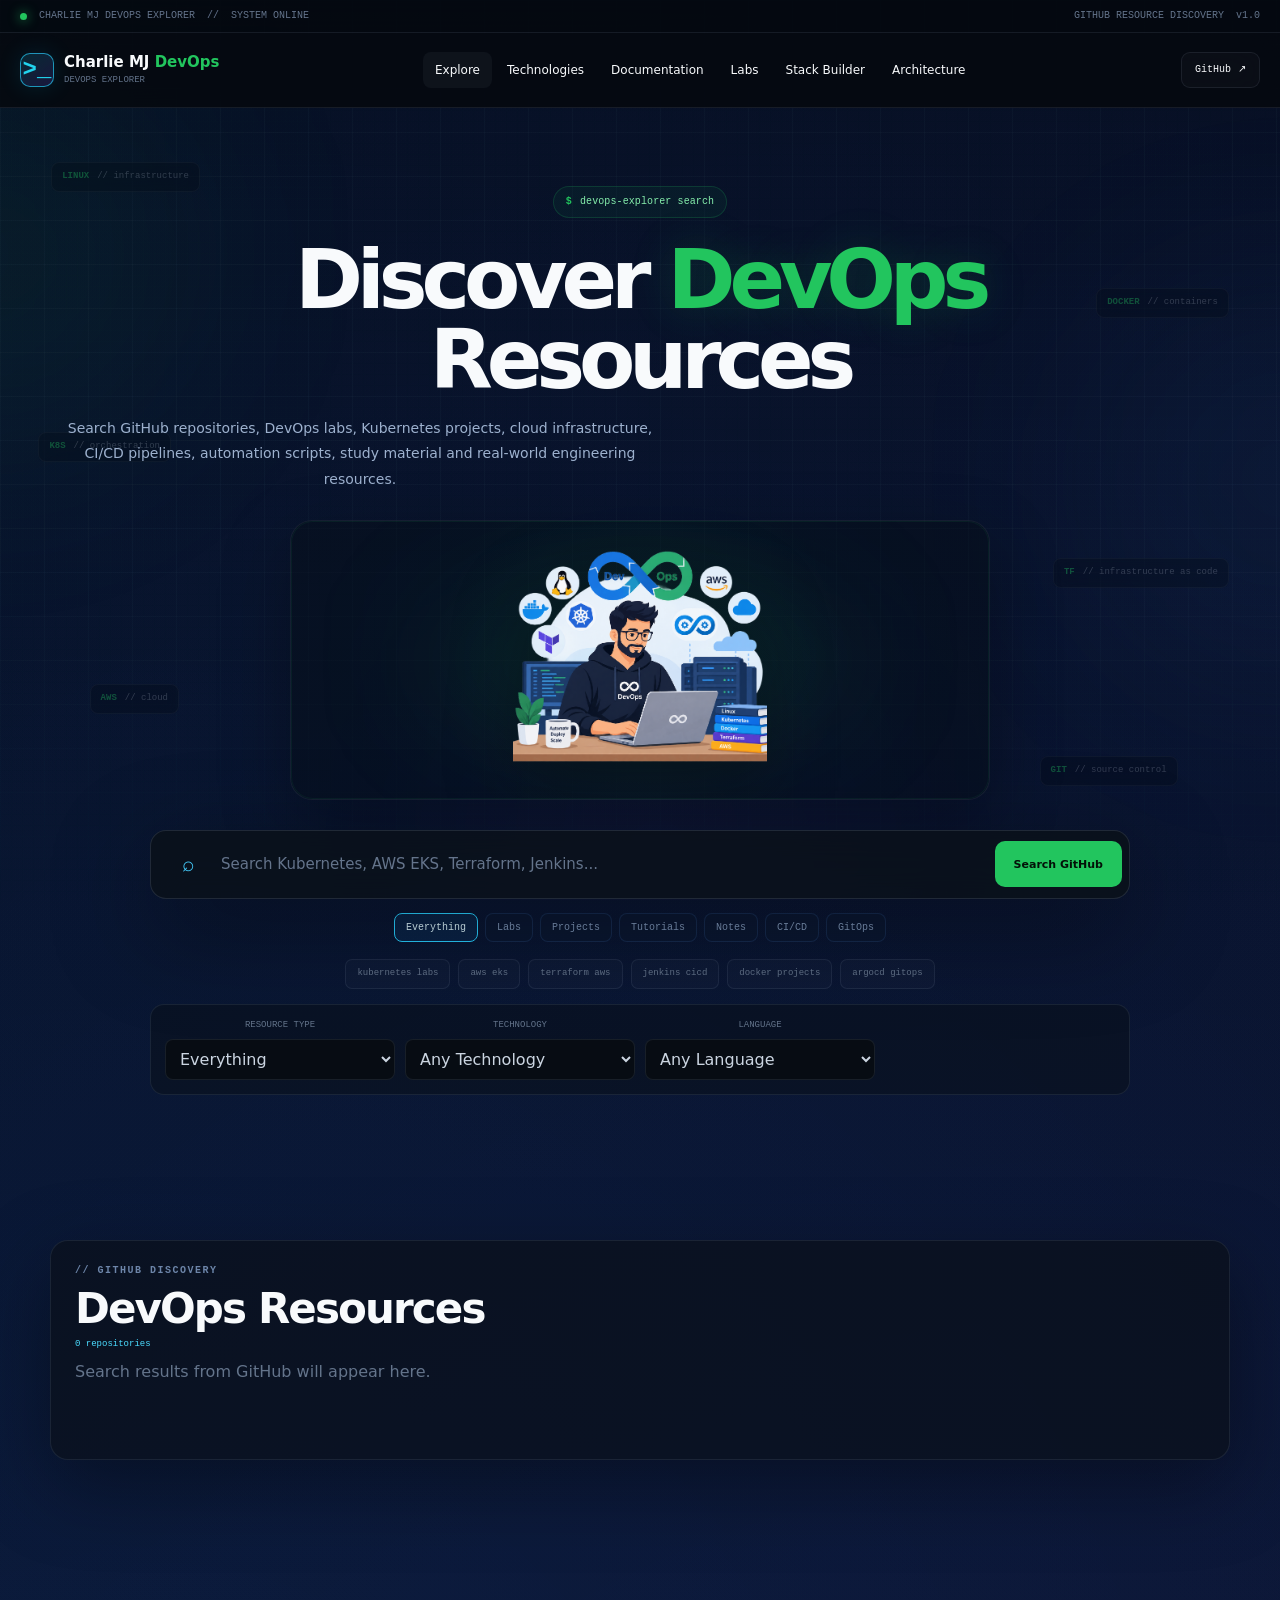
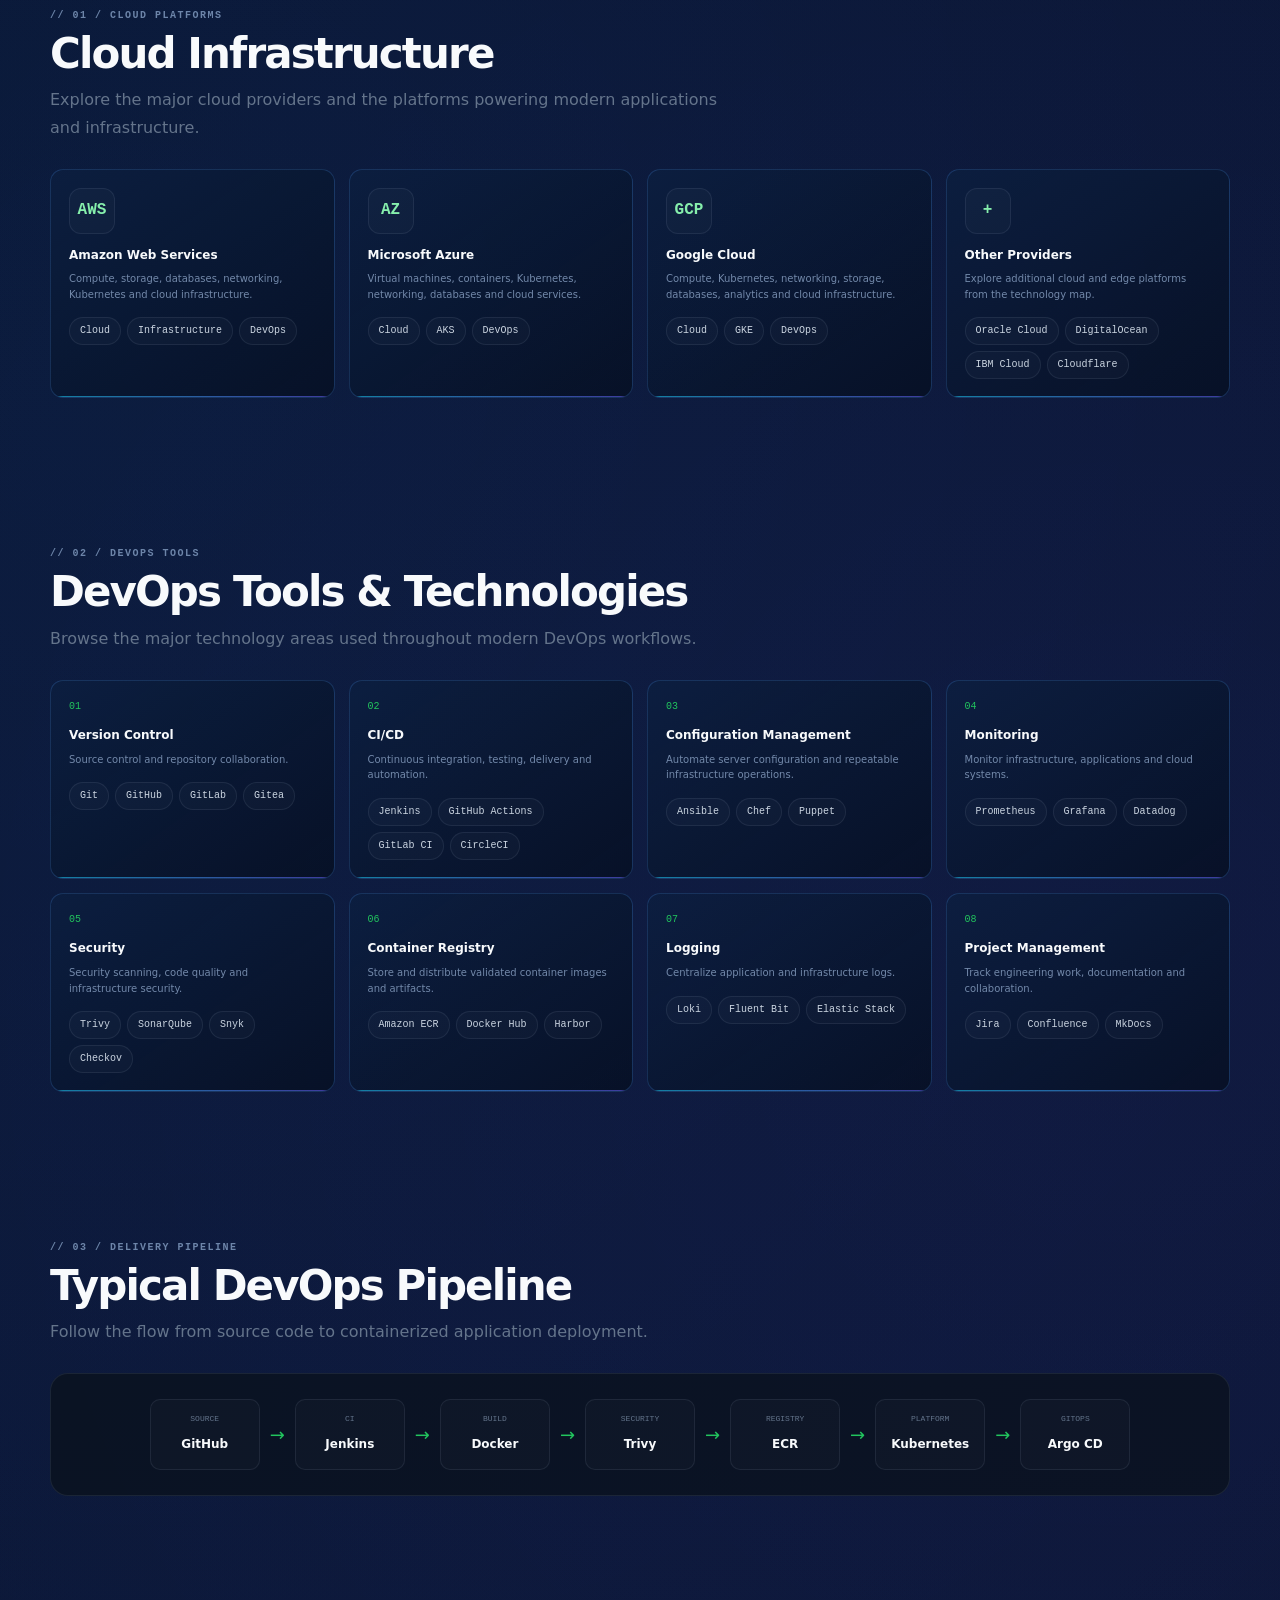
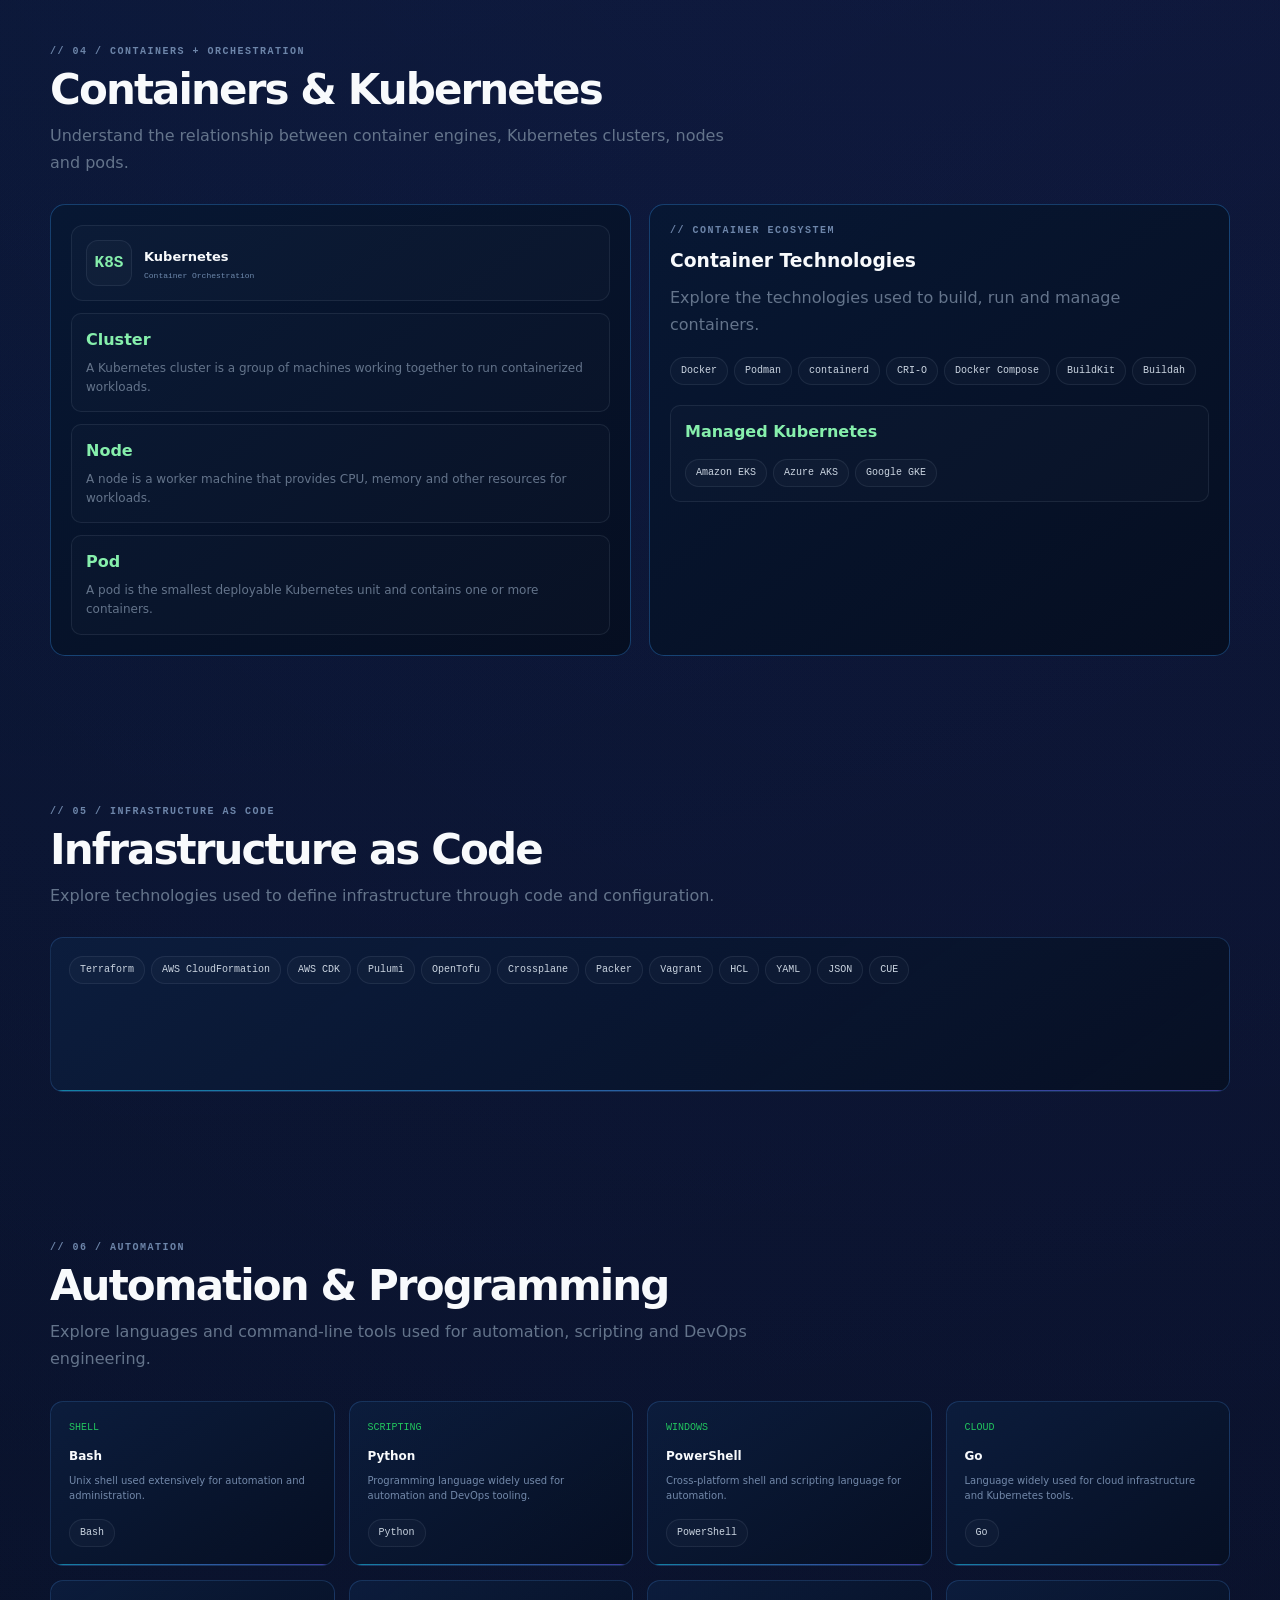
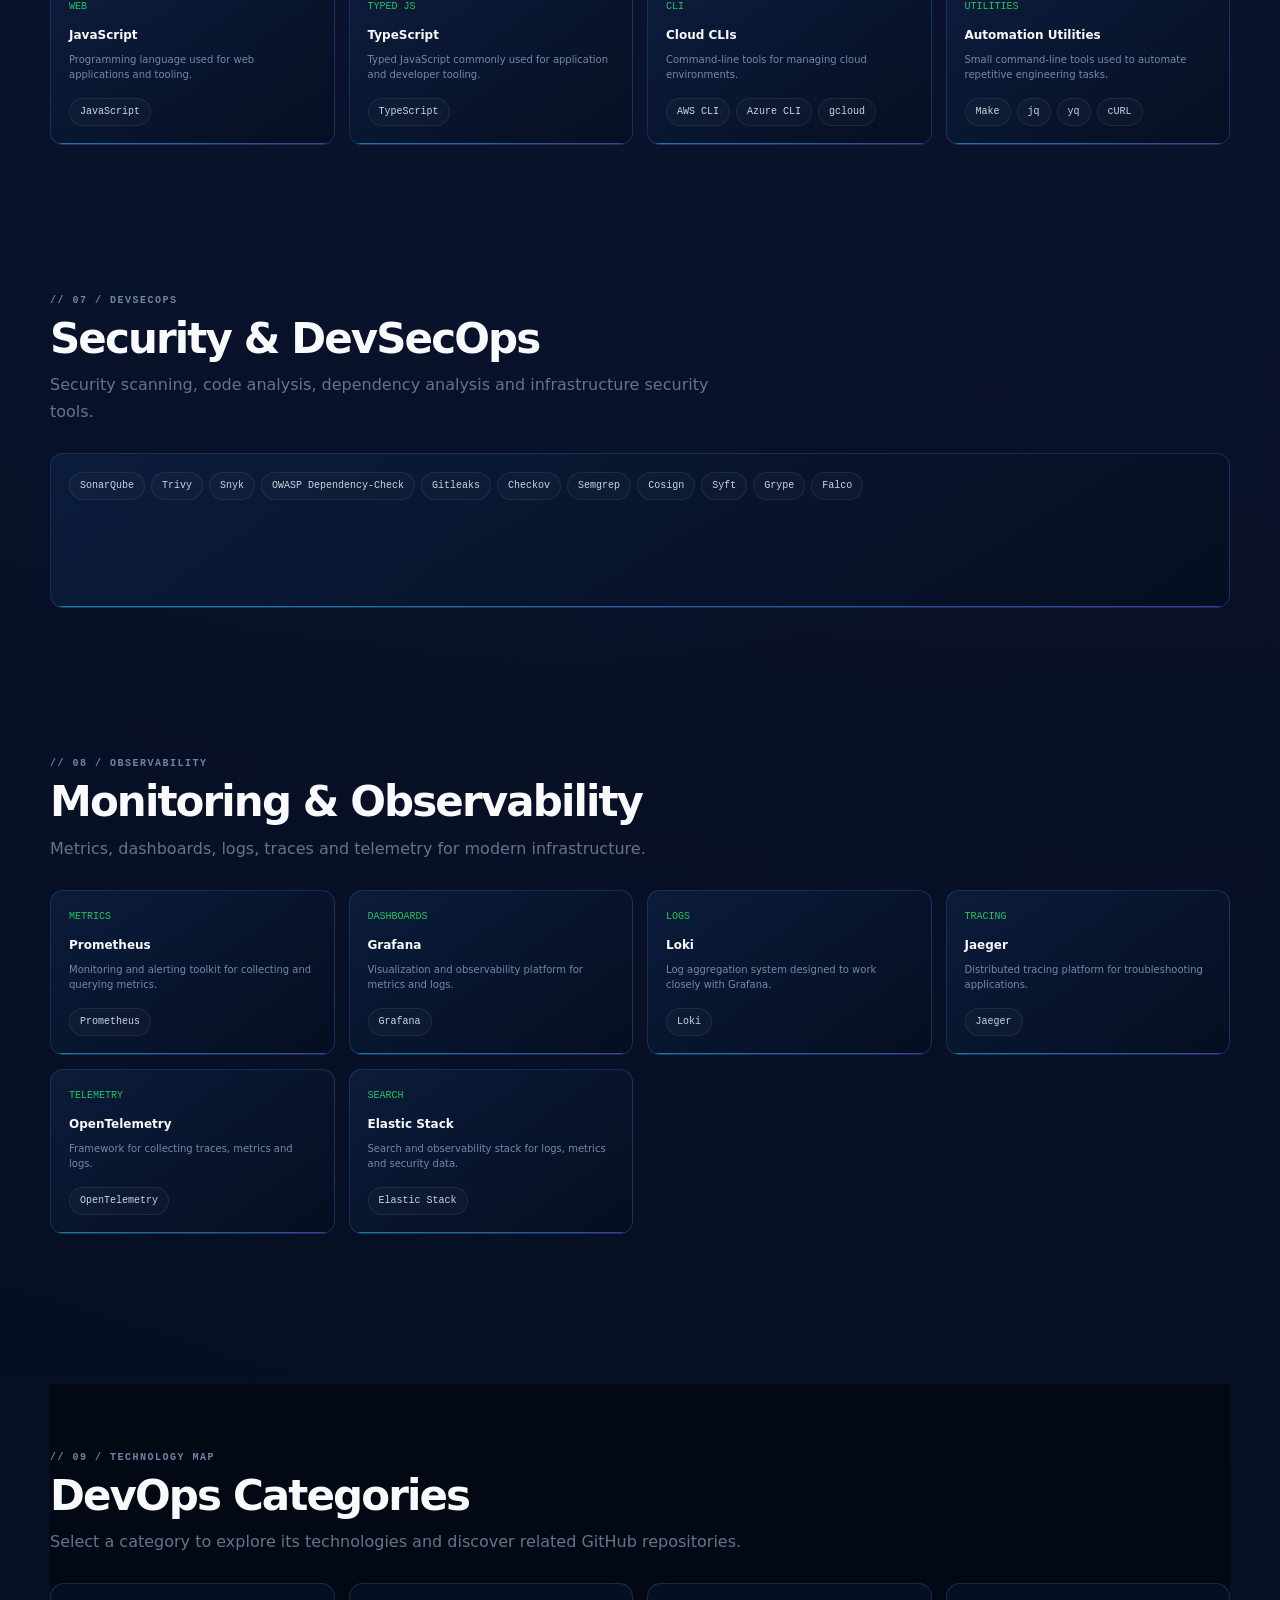
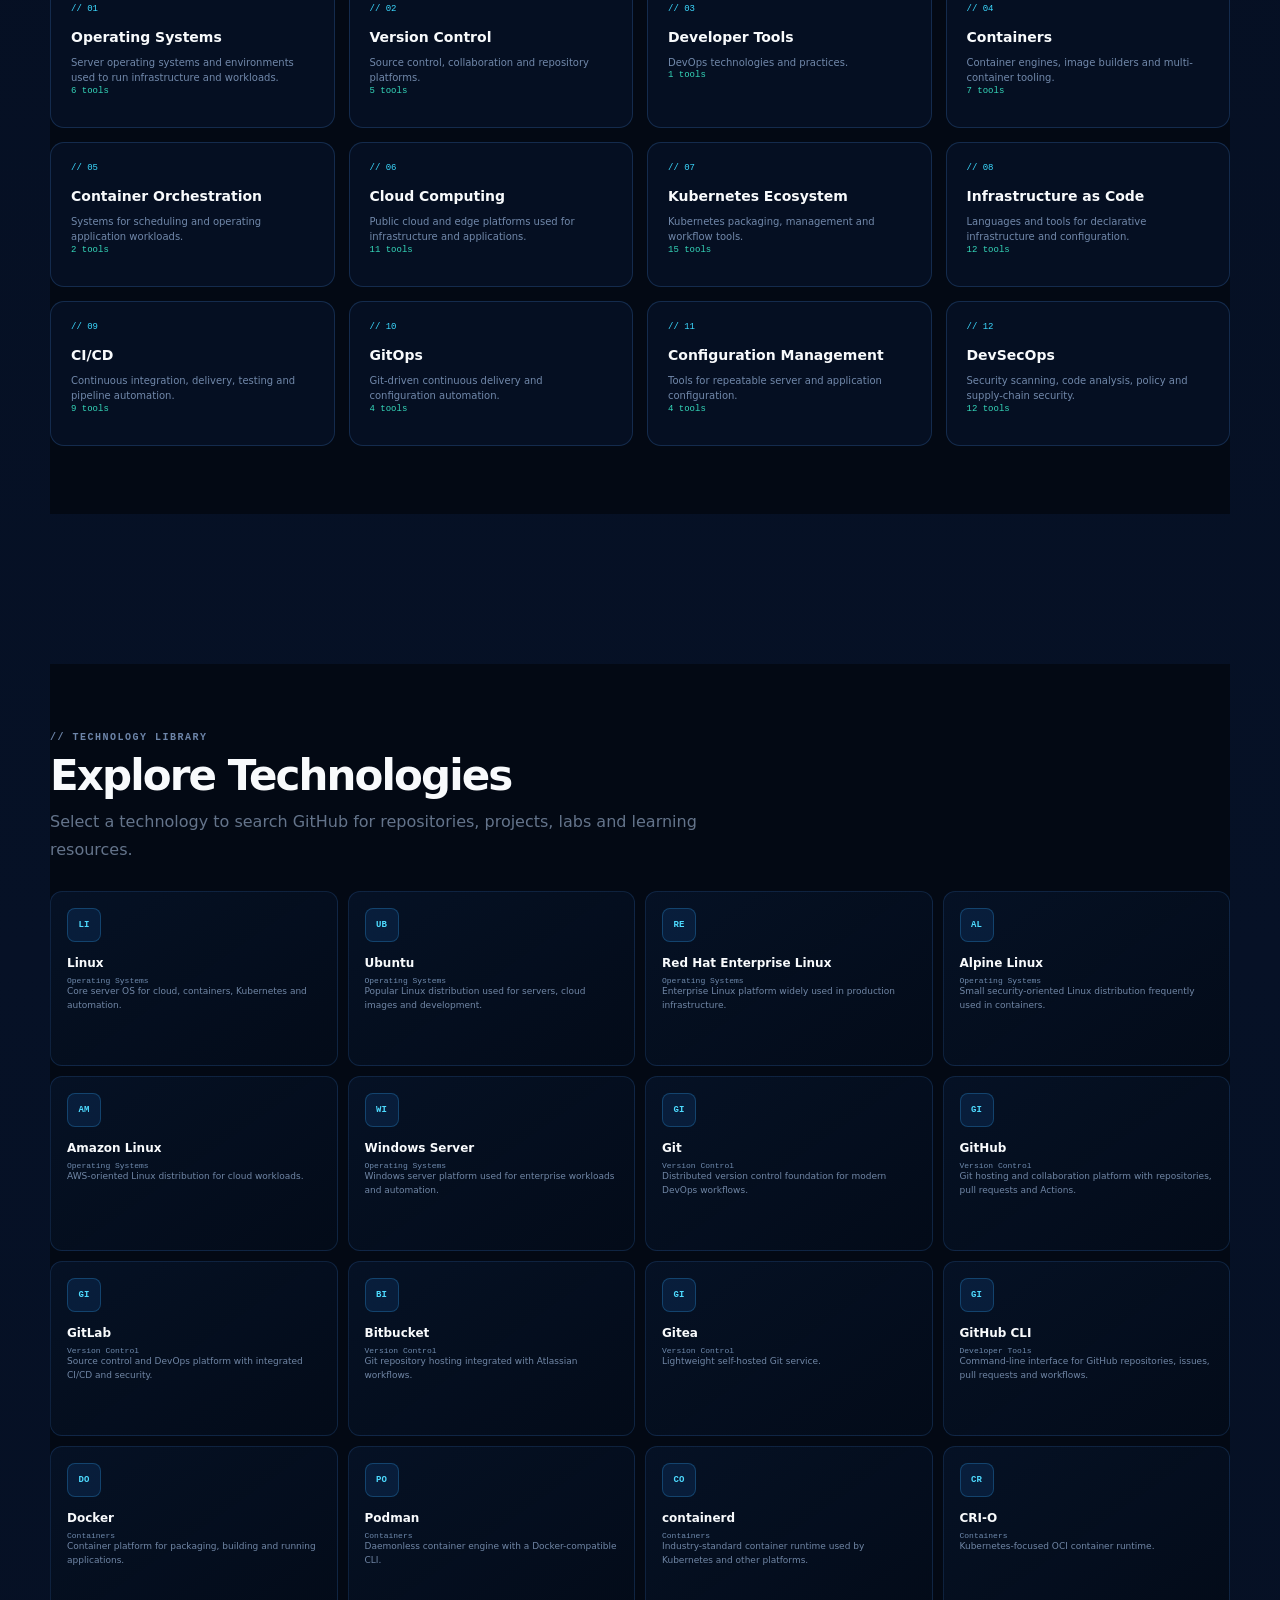
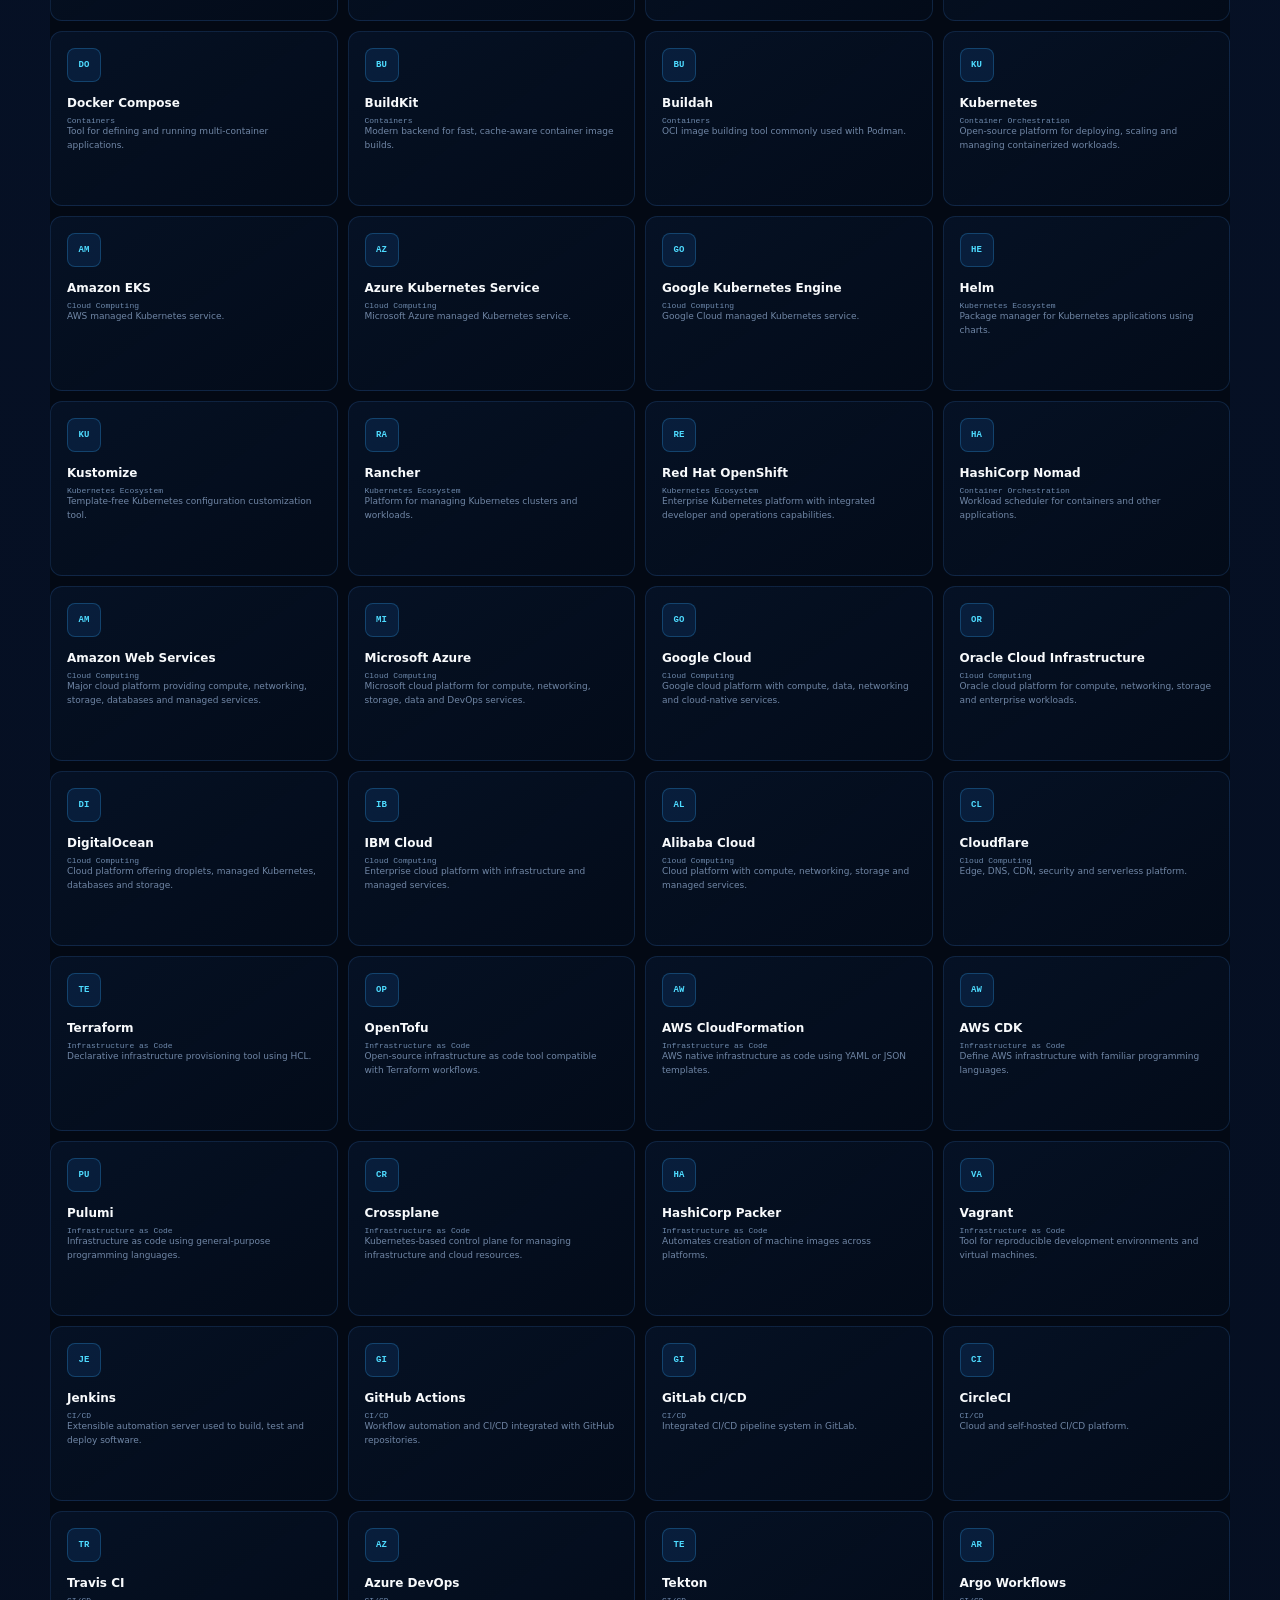
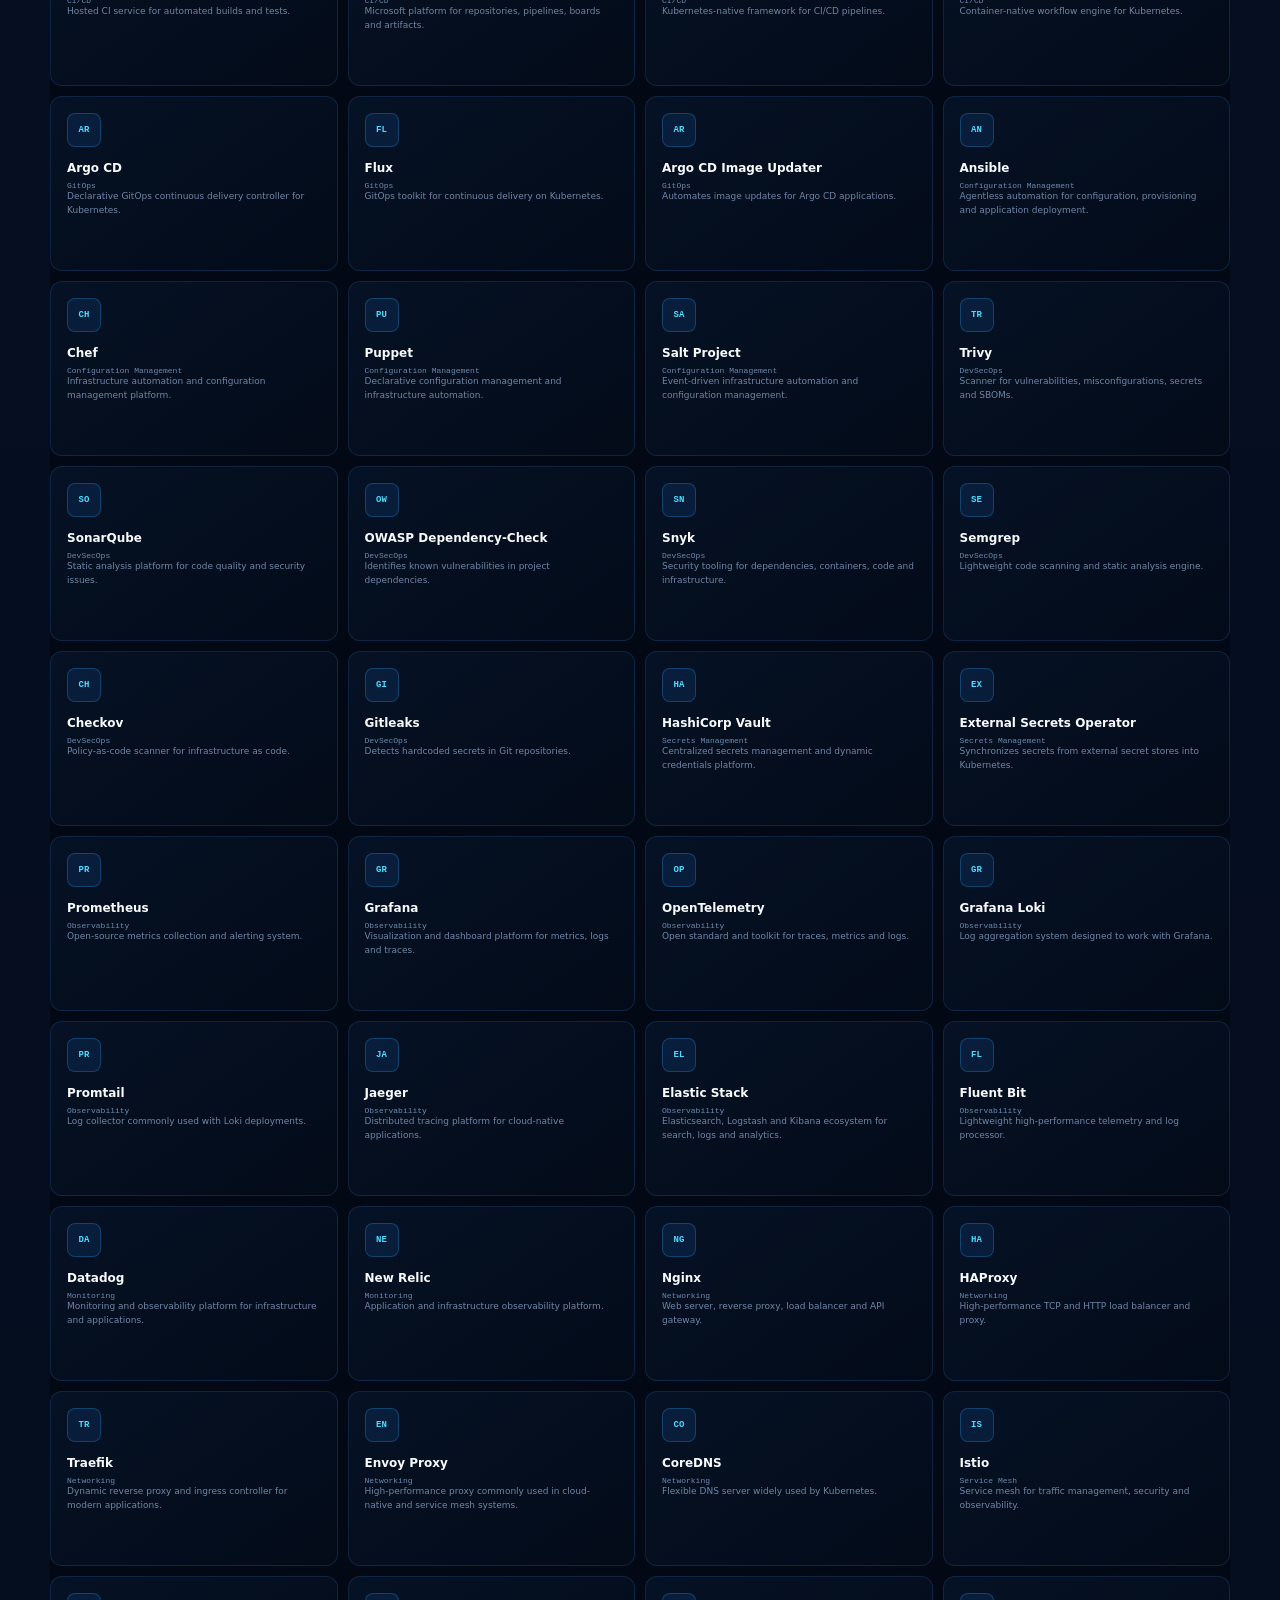
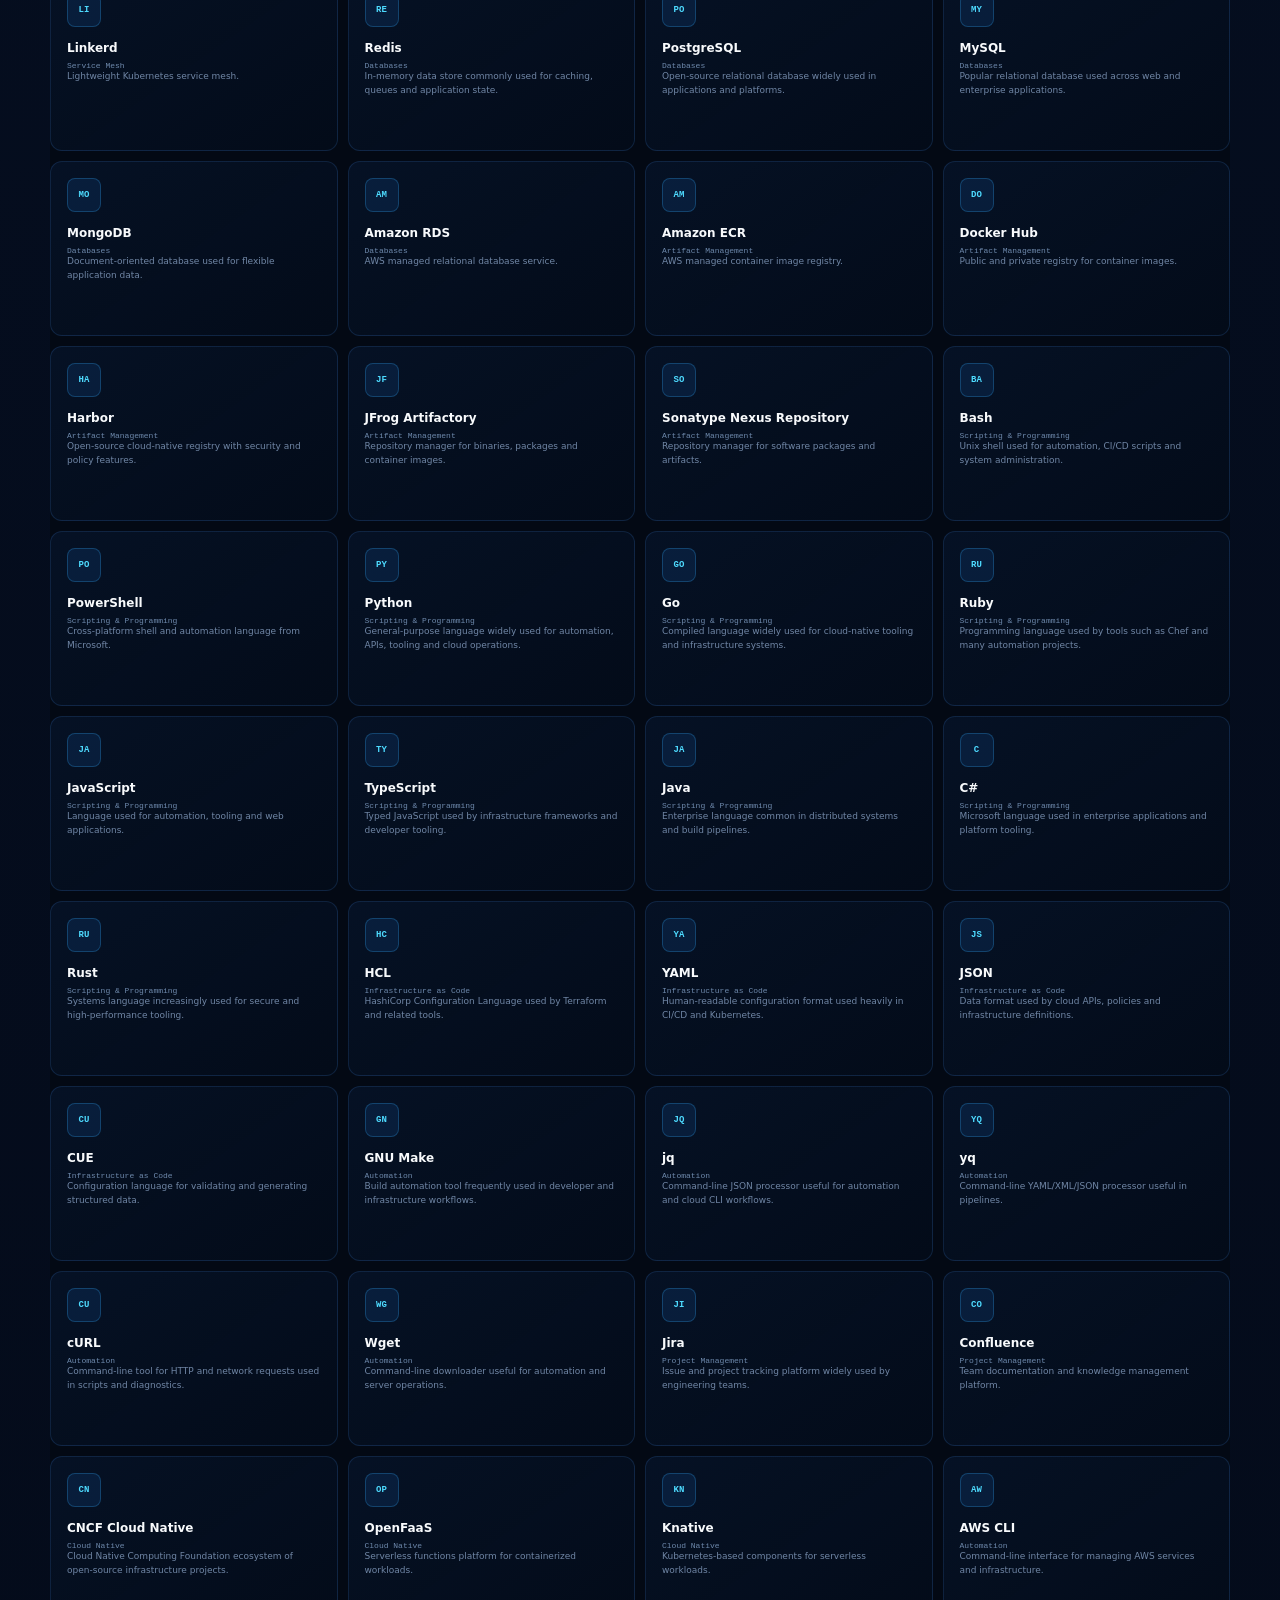
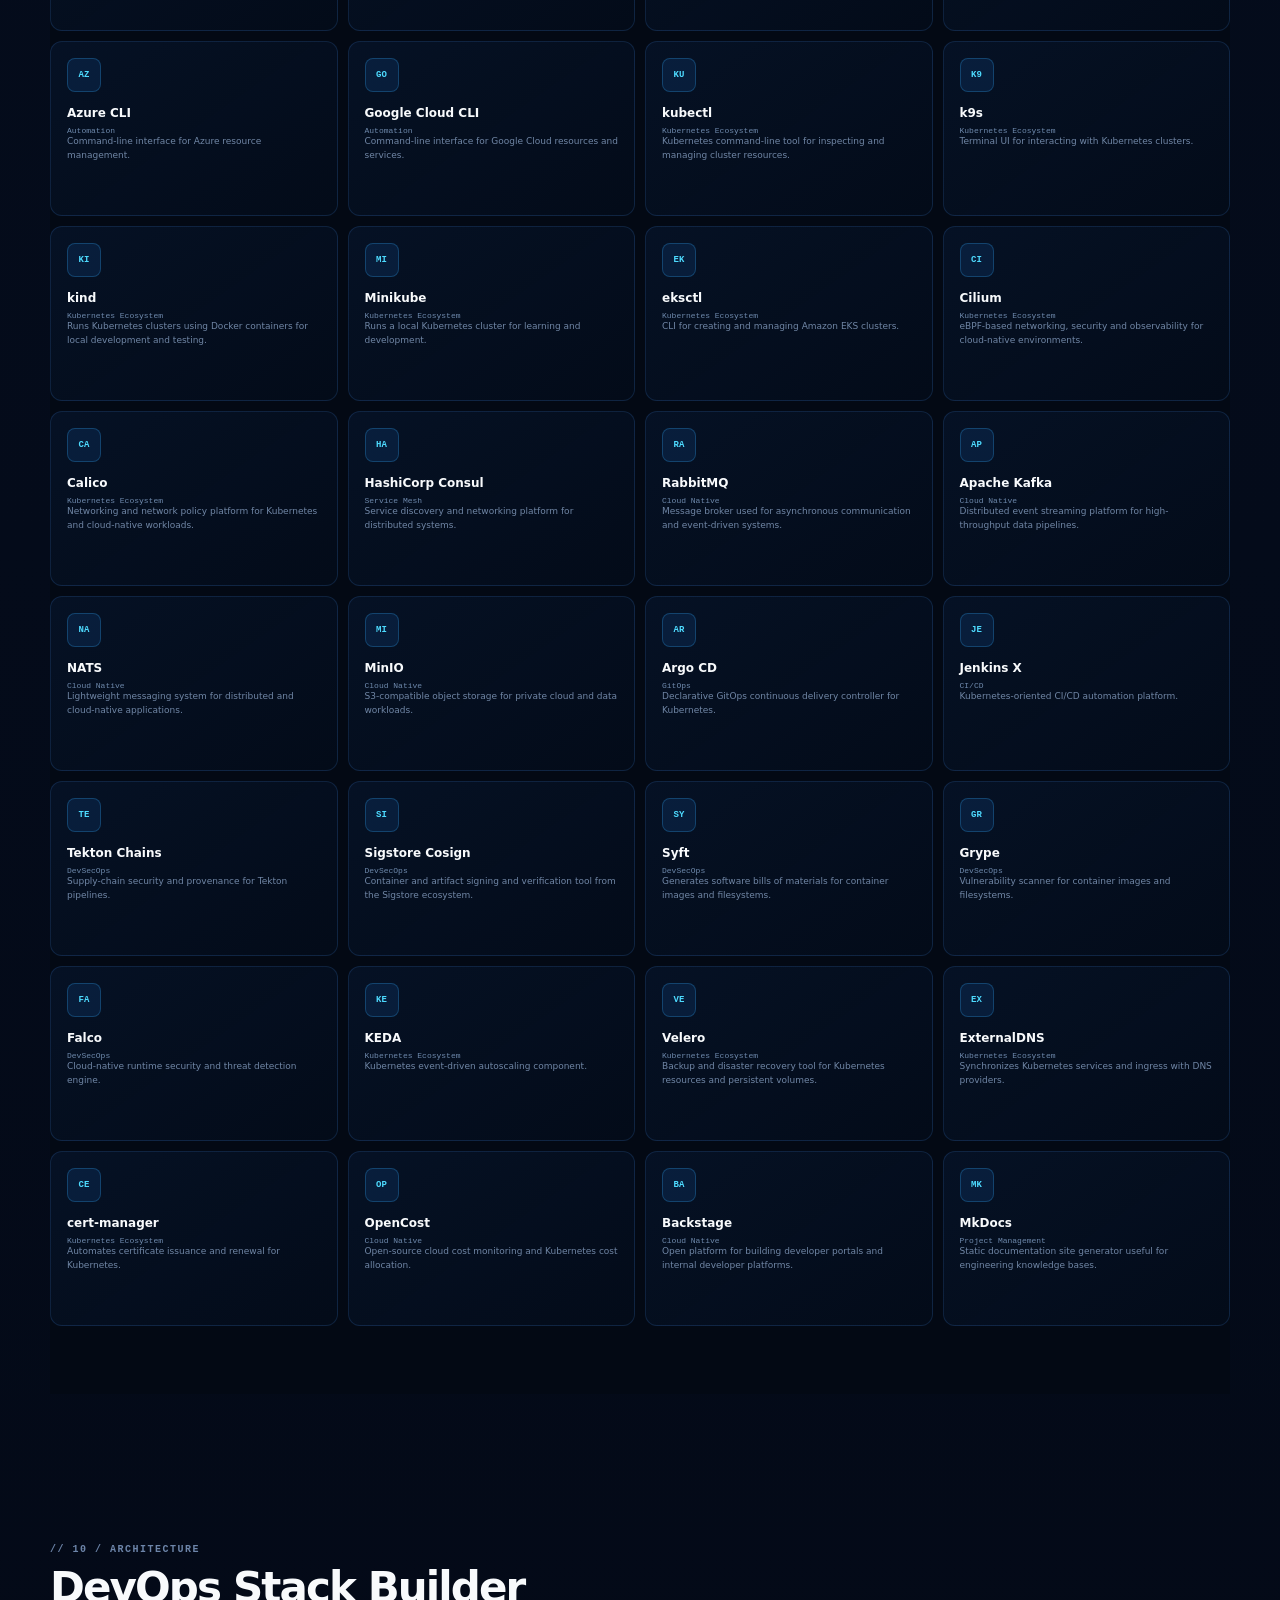
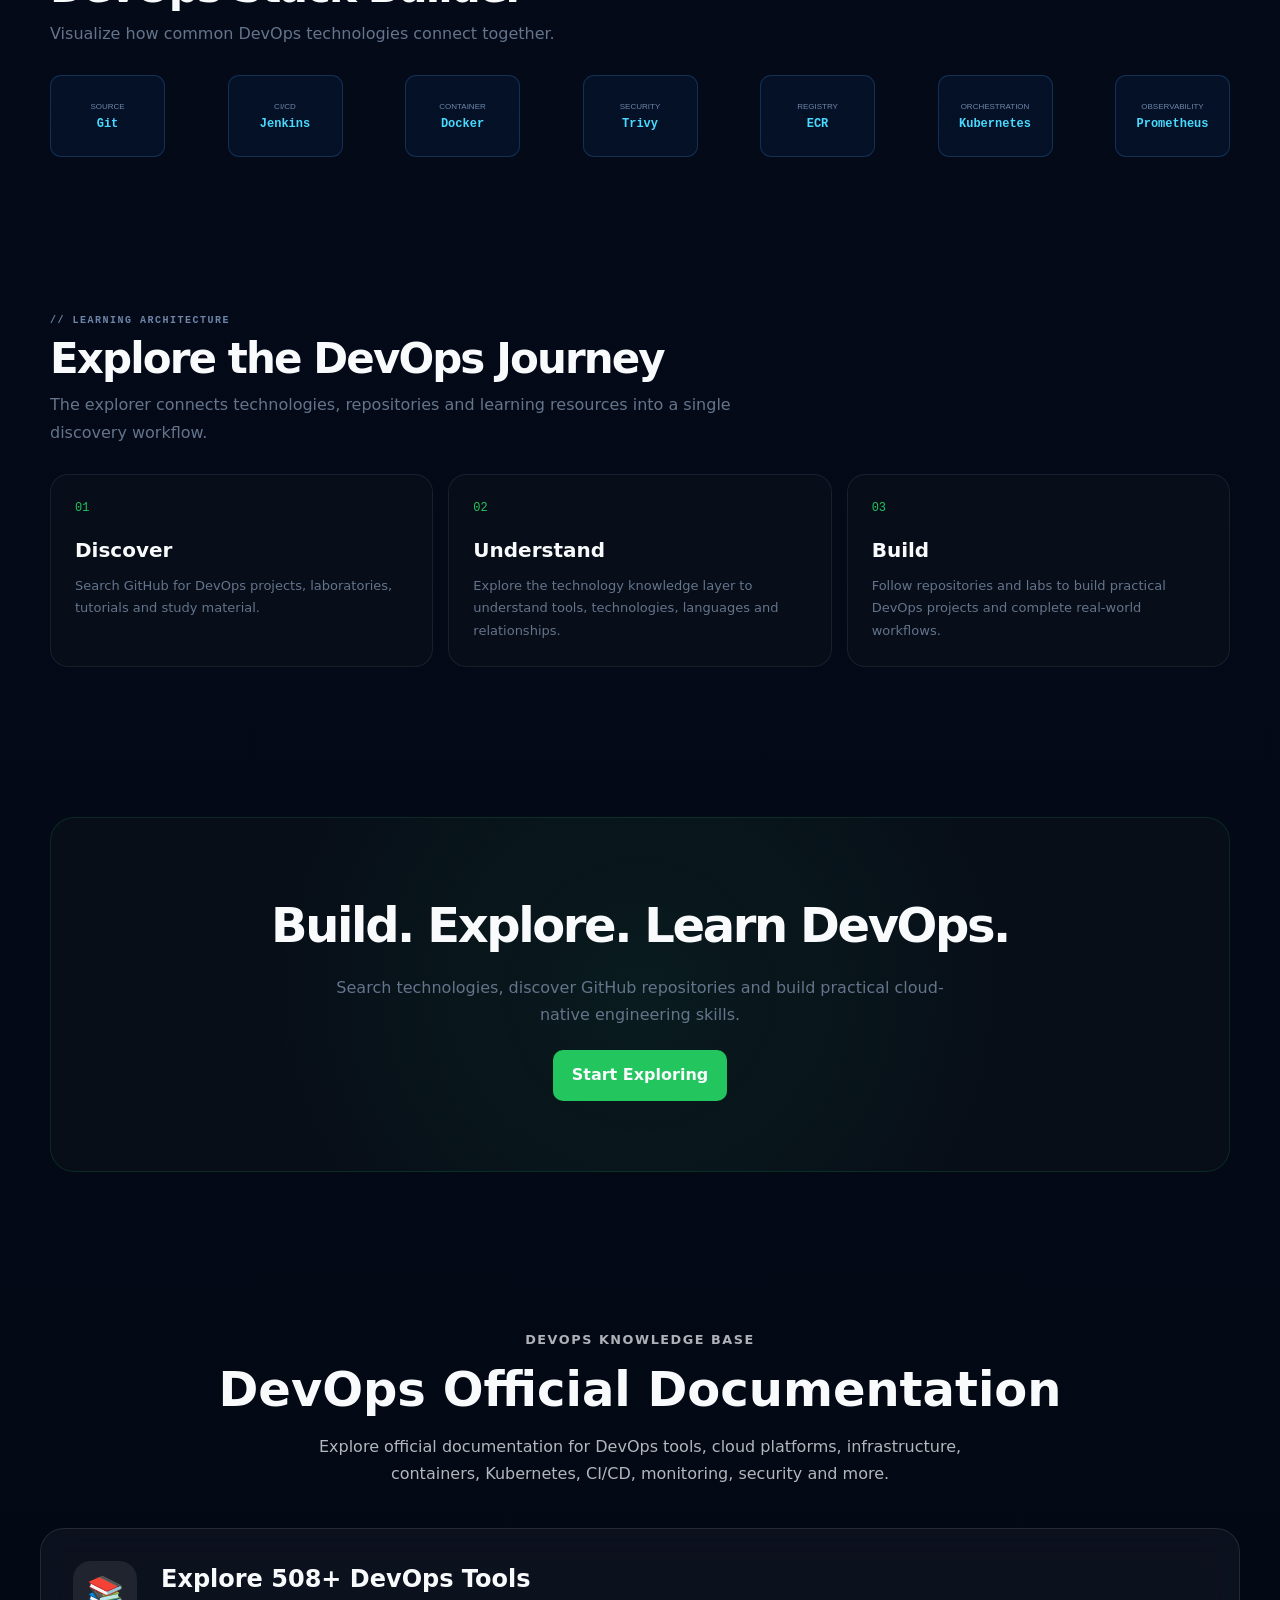
<file: index.html>
<!DOCTYPE html>

<html lang="en">

<head>


<!-- =========================================================
     CHARLIE MJ DEVOPS EXPLORER
     MAIN HOMEPAGE
     =========================================================

     This page is the main frontend interface for:

         GitHub Search
                ↓
         DevOps Categories
                ↓
         Technologies
                ↓
         GitHub Repository Discovery

     JavaScript application controller:

         js/app.js

     Technology source:

         js/devops-data.js
     ========================================================= -->


<!-- =========================================================
     BASIC DOCUMENT INFORMATION
     ========================================================= -->

<meta charset="UTF-8">

<meta
    name="viewport"
    content="width=device-width, initial-scale=1.0"
>

<meta
    name="description"
    content="Charlie MJ DevOps Explorer - Discover DevOps projects, labs, tutorials, technologies and GitHub resources."
>

<meta
    name="theme-color"
    content="#05080d"
>

<meta
    name="robots"
    content="index, follow"
>

<title>
    Charlie MJ DevOps Explorer
</title>


<!-- =========================================================
     GOOGLE FONTS
     ========================================================= -->

<link
    rel="preconnect"
    href="https://fonts.googleapis.com"
>

<link
    rel="preconnect"
    href="https://fonts.gstatic.com"
    crossorigin
>
<link rel="stylesheet" href="css/style.css">



</head>

<!-- =========================================================
     BODY

     data-page="home" is important.

     app.js uses this value to determine that this is the
     homepage and initialize the search/category/technology
     systems.
     ========================================================= -->

<body
    class="devops-explorer-page"
    data-page="home"
>


<!-- =========================================================
     BACKGROUND SYSTEM
     ========================================================= -->

<div
    class="background-system"
    aria-hidden="true"
>

    <div class="background-grid"></div>

    <div class="micro-grid"></div>

    <div class="scan-line"></div>

    <div class="ambient ambient-one"></div>

    <div class="ambient ambient-two"></div>

    <div class="ambient ambient-three"></div>


    <!-- Floating infrastructure indicators -->

    <div class="tech-node node-linux">

        <strong>
            LINUX
        </strong>

        // infrastructure

    </div>


    <div class="tech-node node-docker">

        <strong>
            DOCKER
        </strong>

        // containers

    </div>


    <div class="tech-node node-kubernetes">

        <strong>
            K8S
        </strong>

        // orchestration

    </div>


    <div class="tech-node node-terraform">

        <strong>
            TF
        </strong>

        // infrastructure as code

    </div>


    <div class="tech-node node-aws">

        <strong>
            AWS
        </strong>

        // cloud

    </div>


    <div class="tech-node node-git">

        <strong>
            GIT
        </strong>

        // source control

    </div>

</div>


<!-- =========================================================
     TOP STATUS BAR
     ========================================================= -->

<div class="top-status">

    <div class="top-status-inner">

        <div class="status-left">

            <span class="status-dot"></span>

            <span>
                CHARLIE MJ DEVOPS EXPLORER
            </span>

            <span>
                //
            </span>

            <span>
                SYSTEM ONLINE
            </span>

        </div>


        <div class="status-right">

            <span>
                GITHUB RESOURCE DISCOVERY
            </span>

            <span>
                v1.0
            </span>

        </div>

    </div>

</div>


<!-- =========================================================
     NAVIGATION
     ========================================================= -->

<nav class="navbar">

    <div class="nav-inner">


        <!-- Brand -->

        <a
            href="#"
            class="brand"
            aria-label="Charlie MJ DevOps Explorer home"
        >

            <div class="brand-mark">
                >_
            </div>


            <div class="brand-text">

                <strong>

                    Charlie MJ

                    <span>
                        DevOps
                    </span>

                </strong>

                <small>
                    DEVOPS EXPLORER
                </small>

            </div>

        </a>


        <!-- ============================================================
        MAIN NAVIGATION
        ------------------------------------------------------------
        Documentation links to the dedicated DevOps Documentation
        page located at:
        pages/devops-documentation/index.html
        ============================================================ -->

        <div class="nav-links">

            <a
                href="#"
                class="active"
            >
                Explore
            </a>

            <a
                href="#technologies"
            >
                Technologies
            </a>

            <!-- DevOps official documentation page -->
            <a
                href="pages/devops-documentation/index.html"
            >
                Documentation
            </a>

            <a
                href="#labs"
            >
                Labs
            </a>

            <a
                href="#stack"
            >
                Stack Builder
            </a>

            <a
                href="#architecture"
            >
                Architecture
            </a>

        </div>


        <!-- GitHub button -->

        <a
            href="https://github.com/"
            class="github-button"
            target="_blank"
            rel="noopener noreferrer"
        >

            GitHub

            <span>
                ↗
            </span>

        </a>

    </div>

</nav>


<!-- =========================================================
     MAIN APPLICATION
     ========================================================= -->

<main>


    <!-- =====================================================
         HERO / SEARCH ENGINE
         ===================================================== -->

    <section
        class="hero"
        id="explore"
    >

        <div class="container">


            <div class="terminal-label">

                devops-explorer
                search

            </div>


            <h1>

                Discover

                <span class="highlight">
                    DevOps
                </span>

                Resources

            </h1>


            <p class="hero-description">

                Search GitHub repositories, DevOps labs,
                Kubernetes projects, cloud infrastructure,
                CI/CD pipelines, automation scripts,
                study material and real-world engineering
                resources.

            </p>


            <!-- =================================================
                 DEVOPS ENGINEER HERO IMAGE

                 Image location:

                     assets/images/devops-engineer.png

                 The image is intentionally placed directly
                 below the hero description and above the
                 GitHub search engine.

                 CSS styling will be added in style.css.
                 ================================================= -->

            <div class="hero-engineer-image">

                <img
                    src="assets/images/devops-engineer.png"
                    alt="DevOps engineer working with cloud infrastructure, Kubernetes and DevOps technologies"
                    loading="eager"
                >

            </div>


            <!-- =================================================
                 SEARCH ENGINE

                 IMPORTANT IDs:

                     searchInput
                     searchButton

                 app.js and search.js use these elements.
                 ================================================= -->

            <div class="search-area">


                <div class="search-box">


                    <div
                        class="search-icon"
                        aria-hidden="true"
                    >
                        ⌕
                    </div>


                    <input
                        id="searchInput"
                        type="text"
                        autocomplete="off"
                        placeholder="Search Kubernetes, AWS EKS, Terraform, Jenkins..."
                        aria-label="Search DevOps resources"
                    >


                    <button
                        id="searchButton"
                        type="button"
                        class="search-button"
                    >
                        Search GitHub
                    </button>

                </div>


                <!-- Search modes -->

                <div class="search-types">

                    <button
                        type="button"
                        class="search-type active"
                        data-search="everything"
                    >
                        Everything
                    </button>

                    <button
                        type="button"
                        class="search-type"
                        data-search="labs"
                    >
                        Labs
                    </button>

                    <button
                        type="button"
                        class="search-type"
                        data-search="projects"
                    >
                        Projects
                    </button>

                    <button
                        type="button"
                        class="search-type"
                        data-search="tutorials"
                    >
                        Tutorials
                    </button>

                    <button
                        type="button"
                        class="search-type"
                        data-search="notes"
                    >
                        Notes
                    </button>

                    <button
                        type="button"
                        class="search-type"
                        data-search="cicd"
                    >
                        CI/CD
                    </button>

                    <button
                        type="button"
                        class="search-type"
                        data-search="gitops"
                    >
                        GitOps
                    </button>

                </div>


                <!-- Quick searches -->

                <div class="quick-searches">

                    <button
                        type="button"
                        class="quick-search"
                        data-query="kubernetes labs"
                    >
                        kubernetes labs
                    </button>

                    <button
                        type="button"
                        class="quick-search"
                        data-query="aws eks"
                    >
                        aws eks
                    </button>

                    <button
                        type="button"
                        class="quick-search"
                        data-query="terraform aws"
                    >
                        terraform aws
                    </button>

                    <button
                        type="button"
                        class="quick-search"
                        data-query="jenkins cicd"
                    >
                        jenkins cicd
                    </button>

                    <button
                        type="button"
                        class="quick-search"
                        data-query="docker projects"
                    >
                        docker projects
                    </button>

                    <button
                        type="button"
                        class="quick-search"
                        data-query="argocd gitops"
                    >
                        argocd gitops
                    </button>

                </div>


                <!-- Search filters -->

                <div class="filters">


                    <div class="filter">

                        <label for="resourceTypeFilter">
                            Resource Type
                        </label>

                        <select id="resourceTypeFilter">

                            <option value="">
                                Everything
                            </option>

                            <option value="labs">
                                DevOps Labs
                            </option>

                            <option value="projects">
                                Projects
                            </option>

                            <option value="tutorials">
                                Tutorials
                            </option>

                            <option value="notes">
                                Study Material
                            </option>

                            <option value="cheatsheets">
                                Cheat Sheets
                            </option>

                        </select>

                    </div>


                    <div class="filter">

                        <label for="technologyFilter">
                            Technology
                        </label>

                        <select id="technologyFilter">

                            <option value="">
                                Any Technology
                            </option>

                            <option value="linux">
                                Linux
                            </option>

                            <option value="git">
                                Git
                            </option>

                            <option value="docker">
                                Docker
                            </option>

                            <option value="kubernetes">
                                Kubernetes
                            </option>

                            <option value="aws">
                                AWS
                            </option>

                            <option value="amazon-eks">
                                Amazon EKS
                            </option>

                            <option value="terraform">
                                Terraform
                            </option>

                            <option value="jenkins">
                                Jenkins
                            </option>

                            <option value="ansible">
                                Ansible
                            </option>

                            <option value="helm">
                                Helm
                            </option>

                            <option value="argo-cd">
                                Argo CD
                            </option>

                            <option value="prometheus">
                                Prometheus
                            </option>

                            <option value="grafana">
                                Grafana
                            </option>

                        </select>

                    </div>


                    <div class="filter">

                        <label for="languageFilter">
                            Language
                        </label>

                        <select id="languageFilter">

                            <option value="">
                                Any Language
                            </option>

                            <option value="python">
                                Python
                            </option>

                            <option value="bash">
                                Bash
                            </option>

                            <option value="powershell">
                                PowerShell
                            </option>

                            <option value="go">
                                Go
                            </option>

                            <option value="javascript">
                                JavaScript
                            </option>

                            <option value="typescript">
                                TypeScript
                            </option>

                            <option value="java">
                                Java
                            </option>

                            <option value="csharp">
                                C#
                            </option>

                            <option value="yaml">
                                YAML
                            </option>

                            <option value="hcl">
                                HCL
                            </option>

                        </select>

                    </div>

                </div>

            </div>

        </div>

    </section>


    <!-- =====================================================
         GITHUB REPOSITORY RESULTS

         app.js renders real GitHub results here.
         ===================================================== -->

    <section
        class="section"
        id="repositoryResults"
    >

        <div class="container">

            <div class="results-panel">

                <div class="section-header">

                    <div>

                        <div class="section-kicker">
                            // github discovery
                        </div>

                        <h2 class="section-title">
                            DevOps Resources
                        </h2>

                        <div
                            id="resultCount"
                            class="result-count"
                            aria-live="polite"
                        ></div>

                        <p
                            class="section-description"
                            id="resultDescription"
                        >
                            Search results from GitHub will
                            appear here.
                        </p>

                    </div>

                </div>


                <!--
                    app.js / repository renderer can populate
                    this area with repository cards.
                -->

                <div
                    id="repositoryGrid"
                    class="repository-grid"
                >
                </div>

                <!--
                    Pagination is generated by search.js.
                    It contains: See more + page numbers.
                -->
                <div
                    id="repositoryPagination"
                    class="repository-pagination"
                    aria-label="GitHub repository pagination"
                >
                </div>

            </div>

        </div>

    </section>


    <!-- =====================================================
         CLOUD PLATFORMS
         ===================================================== -->

    <section
        class="section"
        id="cloud"
    >

        <div class="container">

            <div class="section-header">

                <div>

                    <div class="section-kicker">
                        // 01 / cloud platforms
                    </div>

                    <h2 class="section-title">
                        Cloud Infrastructure
                    </h2>

                    <p class="section-description">
                        Explore the major cloud providers and
                        the platforms powering modern
                        applications and infrastructure.
                    </p>

                </div>

            </div>


            <div class="feature-grid">


                <!-- AWS -->

                <article
                    class="feature-card cloud-card"
                    data-technology="aws"
                    tabindex="0"
                    role="button"
                    aria-label="Explore Amazon Web Services"
                >

                    <div class="cloud-symbol">
                        AWS
                    </div>

                    <h3>
                        Amazon Web Services
                    </h3>

                    <p>
                        Compute, storage, databases,
                        networking, Kubernetes and cloud
                        infrastructure.
                    </p>

                    <div class="feature-tools">

                        <span class="technology-pill" tabindex="0" role="button">
                            Cloud
                        </span>

                        <span class="technology-pill" tabindex="0" role="button">
                            Infrastructure
                        </span>

                        <span class="technology-pill" tabindex="0" role="button">
                            DevOps
                        </span>

                    </div>

                </article>


                <!-- Azure -->

                <article
                    class="feature-card cloud-card"
                    data-technology="microsoft-azure"
                    tabindex="0"
                    role="button"
                    aria-label="Explore Microsoft Azure"
                >

                    <div class="cloud-symbol">
                        AZ
                    </div>

                    <h3>
                        Microsoft Azure
                    </h3>

                    <p>
                        Virtual machines, containers,
                        Kubernetes, networking, databases
                        and cloud services.
                    </p>

                    <div class="feature-tools">

                        <span class="technology-pill" tabindex="0" role="button"> Cloud </span>

                        <span class="technology-pill" tabindex="0" role="button"> AKS </span>

                        <span class="technology-pill" tabindex="0" role="button"> DevOps </span>

                    </div>

                </article>


                <!-- Google Cloud -->

                <article
                    class="feature-card cloud-card"
                    data-technology="google-cloud"
                    tabindex="0"
                    role="button"
                    aria-label="Explore Google Cloud"
                >

                    <div class="cloud-symbol">
                        GCP
                    </div>

                    <h3>
                        Google Cloud
                    </h3>

                    <p>
                        Compute, Kubernetes, networking,
                        storage, databases, analytics and
                        cloud infrastructure.
                    </p>

                    <div class="feature-tools">

                        <span class="technology-pill" tabindex="0" role="button"> Cloud </span>

                        <span class="technology-pill" tabindex="0" role="button"> GKE </span>

                        <span class="technology-pill" tabindex="0" role="button"> DevOps </span>

                    </div>

                </article>


                <!-- Other providers -->

                <article class="feature-card cloud-card">

                    <div class="cloud-symbol">
                        +
                    </div>

                    <h3>
                        Other Providers
                    </h3>

                    <p>
                        Explore additional cloud and edge
                        platforms from the technology map.
                    </p>

                    <div class="feature-tools">

                        <span
                            class="technology-pill"
                            data-technology="oracle-cloud"
                            tabindex="0"
                            role="button"
                        >
                            Oracle Cloud
                        </span>

                        <span
                            class="technology-pill"
                            data-technology="digitalocean"
                            tabindex="0"
                            role="button"
                        >
                            DigitalOcean
                        </span>

                        <span
                            class="technology-pill"
                            data-technology="ibm-cloud"
                            tabindex="0"
                            role="button"
                        >
                            IBM Cloud
                        </span>

                        <span
                            class="technology-pill"
                            data-technology="cloudflare"
                            tabindex="0"
                            role="button"
                        >
                            Cloudflare
                        </span>

                    </div>

                </article>

            </div>

        </div>

    </section>


    <!-- =====================================================
         DEVOPS TOOLS
         ===================================================== -->

    <section
        class="section"
        id="tools"
    >

        <div class="container">

            <div class="section-header">

                <div>

                    <div class="section-kicker">
                        // 02 / devops tools
                    </div>

                    <h2 class="section-title">
                        DevOps Tools & Technologies
                    </h2>

                    <p class="section-description">
                        Browse the major technology areas used
                        throughout modern DevOps workflows.
                    </p>

                </div>

            </div>


            <div class="feature-grid">


                <!-- Version Control -->

                <article class="feature-card">

                    <div class="feature-index">
                        01
                    </div>

                    <h3>
                        Version Control
                    </h3>

                    <p>
                        Source control and repository
                        collaboration.
                    </p>

                    <div class="feature-tools">

                        <span
                            class="technology-pill"
                            data-technology="git"
                            tabindex="0"
                            role="button"
                        >
                            Git
                        </span>

                        <span
                            class="technology-pill"
                            data-technology="github"
                            tabindex="0"
                            role="button"
                        >
                            GitHub
                        </span>

                        <span
                            class="technology-pill"
                            data-technology="gitlab"
                            tabindex="0"
                            role="button"
                        >
                            GitLab
                        </span>

                        <span
                            class="technology-pill"
                            data-technology="gitea"
                            tabindex="0"
                            role="button"
                        >
                            Gitea
                        </span>

                    </div>

                </article>


                <!-- CI/CD -->

                <article class="feature-card">

                    <div class="feature-index">
                        02
                    </div>

                    <h3>
                        CI/CD
                    </h3>

                    <p>
                        Continuous integration, testing,
                        delivery and automation.
                    </p>

                    <div class="feature-tools">

                        <span
                            class="technology-pill"
                            data-technology="jenkins"
                            tabindex="0"
                            role="button"
                        >
                            Jenkins
                        </span>

                        <span
                            class="technology-pill"
                            data-technology="github-actions"
                            tabindex="0"
                            role="button"
                        >
                            GitHub Actions
                        </span>

                        <span
                            class="technology-pill"
                            data-technology="gitlab-ci"
                            tabindex="0"
                            role="button"
                        >
                            GitLab CI
                        </span>

                        <span
                            class="technology-pill"
                            data-technology="circleci"
                            tabindex="0"
                            role="button"
                        >
                            CircleCI
                        </span>

                    </div>

                </article>


                <!-- Configuration -->

                <article class="feature-card">

                    <div class="feature-index">
                        03
                    </div>

                    <h3>
                        Configuration Management
                    </h3>

                    <p>
                        Automate server configuration and
                        repeatable infrastructure operations.
                    </p>

                    <div class="feature-tools">

                        <span
                            class="technology-pill"
                            data-technology="ansible"
                            tabindex="0"
                            role="button"
                        >
                            Ansible
                        </span>

                        <span
                            class="technology-pill"
                            data-technology="chef"
                            tabindex="0"
                            role="button"
                        >
                            Chef
                        </span>

                        <span
                            class="technology-pill"
                            data-technology="puppet"
                            tabindex="0"
                            role="button"
                        >
                            Puppet
                        </span>

                    </div>

                </article>


                <!-- Monitoring -->

                <article class="feature-card">

                    <div class="feature-index">
                        04
                    </div>

                    <h3>
                        Monitoring
                    </h3>

                    <p>
                        Monitor infrastructure,
                        applications and cloud systems.
                    </p>

                    <div class="feature-tools">

                        <span
                            class="technology-pill"
                            data-technology="prometheus"
                            tabindex="0"
                            role="button"
                        >
                            Prometheus
                        </span>

                        <span
                            class="technology-pill"
                            data-technology="grafana"
                            tabindex="0"
                            role="button"
                        >
                            Grafana
                        </span>

                        <span
                            class="technology-pill"
                            data-technology="datadog"
                            tabindex="0"
                            role="button"
                        >
                            Datadog
                        </span>

                    </div>

                </article>


                <!-- Security -->

                <article class="feature-card">

                    <div class="feature-index">
                        05
                    </div>

                    <h3>
                        Security
                    </h3>

                    <p>
                        Security scanning, code quality and
                        infrastructure security.
                    </p>

                    <div class="feature-tools">

                        <span
                            class="technology-pill"
                            data-technology="trivy"
                            tabindex="0"
                            role="button"
                        >
                            Trivy
                        </span>

                        <span
                            class="technology-pill"
                            data-technology="sonarqube"
                            tabindex="0"
                            role="button"
                        >
                            SonarQube
                        </span>

                        <span
                            class="technology-pill"
                            data-technology="snyk"
                            tabindex="0"
                            role="button"
                        >
                            Snyk
                        </span>

                        <span
                            class="technology-pill"
                            data-technology="checkov"
                            tabindex="0"
                            role="button"
                        >
                            Checkov
                        </span>

                    </div>

                </article>


                <!-- Registry -->

                <article class="feature-card">

                    <div class="feature-index">
                        06
                    </div>

                    <h3>
                        Container Registry
                    </h3>

                    <p>
                        Store and distribute validated
                        container images and artifacts.
                    </p>

                    <div class="feature-tools">

                        <span
                            class="technology-pill"
                            data-technology="amazon-ecr"
                            tabindex="0"
                            role="button"
                        >
                            Amazon ECR
                        </span>

                        <span
                            class="technology-pill"
                            data-technology="docker-hub"
                            tabindex="0"
                            role="button"
                        >
                            Docker Hub
                        </span>

                        <span
                            class="technology-pill"
                            data-technology="harbor"
                            tabindex="0"
                            role="button"
                        >
                            Harbor
                        </span>

                    </div>

                </article>


                <!-- Logging -->

                <article class="feature-card">

                    <div class="feature-index">
                        07
                    </div>

                    <h3>
                        Logging
                    </h3>

                    <p>
                        Centralize application and
                        infrastructure logs.
                    </p>

                    <div class="feature-tools">

                        <span
                            class="technology-pill"
                            data-technology="loki"
                            tabindex="0"
                            role="button"
                        >
                            Loki
                        </span>

                        <span
                            class="technology-pill"
                            data-technology="fluent-bit"
                            tabindex="0"
                            role="button"
                        >
                            Fluent Bit
                        </span>

                        <span
                            class="technology-pill"
                            data-technology="elastic-stack"
                            tabindex="0"
                            role="button"
                        >
                            Elastic Stack
                        </span>

                    </div>

                </article>


                <!-- Project management -->

                <article class="feature-card">

                    <div class="feature-index">
                        08
                    </div>

                    <h3>
                        Project Management
                    </h3>

                    <p>
                        Track engineering work,
                        documentation and collaboration.
                    </p>

                    <div class="feature-tools">

                        <span
                            class="technology-pill"
                            data-technology="jira"
                            tabindex="0"
                            role="button"
                        >
                            Jira
                        </span>

                        <span
                            class="technology-pill"
                            data-technology="confluence"
                            tabindex="0"
                            role="button"
                        >
                            Confluence
                        </span>

                        <span
                            class="technology-pill"
                            data-technology="mkdocs"
                            tabindex="0"
                            role="button"
                        >
                            MkDocs
                        </span>

                    </div>

                </article>

            </div>

        </div>

    </section>


    <!-- =====================================================
         CI/CD PIPELINE
         ===================================================== -->

    <section
        class="section"
        id="labs"
    >

        <div class="container">

            <div class="section-header">

                <div>

                    <div class="section-kicker">
                        // 03 / delivery pipeline
                    </div>

                    <h2 class="section-title">
                        Typical DevOps Pipeline
                    </h2>

                    <p class="section-description">
                        Follow the flow from source code to
                        containerized application deployment.
                    </p>

                </div>

            </div>


            <div class="pipeline">


                <!-- GitHub -->

                <div
                    class="pipeline-node"
                    data-technology="github"
                    tabindex="0"
                    role="button"
                >

                    <span>
                        SOURCE
                    </span>

                    <strong>
                        GitHub
                    </strong>

                </div>


                <div class="pipeline-arrow">
                    →
                </div>


                <!-- Jenkins -->

                <div
                    class="pipeline-node"
                    data-technology="jenkins"
                    tabindex="0"
                    role="button"
                >

                    <span>
                        CI
                    </span>

                    <strong>
                        Jenkins
                    </strong>

                </div>


                <div class="pipeline-arrow">
                    →
                </div>


                <!-- Docker -->

                <div
                    class="pipeline-node"
                    data-technology="docker"
                    tabindex="0"
                    role="button"
                >

                    <span>
                        BUILD
                    </span>

                    <strong>
                        Docker
                    </strong>

                </div>


                <div class="pipeline-arrow">
                    →
                </div>


                <!-- Trivy -->

                <div
                    class="pipeline-node"
                    data-technology="trivy"
                    tabindex="0"
                    role="button"
                >

                    <span>
                        SECURITY
                    </span>

                    <strong>
                        Trivy
                    </strong>

                </div>


                <div class="pipeline-arrow">
                    →
                </div>


                <!-- ECR -->

                <div
                    class="pipeline-node"
                    data-technology="amazon-ecr"
                    tabindex="0"
                    role="button"
                >

                    <span>
                        REGISTRY
                    </span>

                    <strong>
                        ECR
                    </strong>

                </div>


                <div class="pipeline-arrow">
                    →
                </div>


                <!-- Kubernetes -->

                <div
                    class="pipeline-node"
                    data-technology="kubernetes"
                    tabindex="0"
                    role="button"
                >

                    <span>
                        PLATFORM
                    </span>

                    <strong>
                        Kubernetes
                    </strong>

                </div>


                <div class="pipeline-arrow">
                    →
                </div>


                <!-- Argo CD -->

                <div
                    class="pipeline-node"
                    data-technology="argo-cd"
                    tabindex="0"
                    role="button"
                >

                    <span>
                        GITOPS
                    </span>

                    <strong>
                        Argo CD
                    </strong>

                </div>

            </div>

        </div>

    </section>


    <!-- =====================================================
         CONTAINERS AND KUBERNETES
         ===================================================== -->

    <section
        class="section"
        id="kubernetes"
    >

        <div class="container">

            <div class="section-header">

                <div>

                    <div class="section-kicker">
                        // 04 / containers + orchestration
                    </div>

                    <h2 class="section-title">
                        Containers & Kubernetes
                    </h2>

                    <p class="section-description">
                        Understand the relationship between
                        container engines, Kubernetes clusters,
                        nodes and pods.
                    </p>

                </div>

            </div>


            <div class="cluster-layout">


                <!-- Kubernetes cluster -->

                <div class="cluster-panel">


                    <div
                        class="cluster-title"
                        data-technology="kubernetes"
                        tabindex="0"
                        role="button"
                        aria-label="Explore Kubernetes"
                    >

                        <div class="cloud-symbol">
                            K8S
                        </div>

                        <div>

                            <strong>
                                Kubernetes
                            </strong>

                            <p class="technology-category">
                                Container Orchestration
                            </p>

                        </div>

                    </div>


                    <!-- Cluster -->

                    <div class="cluster-level">

                        <strong>
                            Cluster
                        </strong>

                        <p>
                            A Kubernetes cluster is a group
                            of machines working together to
                            run containerized workloads.
                        </p>

                    </div>


                    <!-- Node -->

                    <div class="cluster-level">

                        <strong>
                            Node
                        </strong>

                        <p>
                            A node is a worker machine that
                            provides CPU, memory and other
                            resources for workloads.
                        </p>

                    </div>


                    <!-- Pod -->

                    <div class="cluster-level">

                        <strong>
                            Pod
                        </strong>

                        <p>
                            A pod is the smallest deployable
                            Kubernetes unit and contains one
                            or more containers.
                        </p>

                    </div>

                </div>


                <!-- Container ecosystem -->

                <div class="cluster-panel">

                    <div class="section-kicker">
                        // container ecosystem
                    </div>

                    <h3>
                        Container Technologies
                    </h3>

                    <p
                        class="section-description container-tech-description"
                    >
                        Explore the technologies used to
                        build, run and manage containers.
                    </p>


                    <div class="feature-tools">


                        <span
                            class="technology-pill"
                            data-technology="docker"
                            tabindex="0"
                            role="button"
                        >
                            Docker
                        </span>


                        <span
                            class="technology-pill"
                            data-technology="podman"
                            tabindex="0"
                            role="button"
                        >
                            Podman
                        </span>


                        <span
                            class="technology-pill"
                            data-technology="containerd"
                            tabindex="0"
                            role="button"
                        >
                            containerd
                        </span>


                        <span
                            class="technology-pill"
                            data-technology="cri-o"
                            tabindex="0"
                            role="button"
                        >
                            CRI-O
                        </span>


                        <span
                            class="technology-pill"
                            data-technology="docker-compose"
                            tabindex="0"
                            role="button"
                        >
                            Docker Compose
                        </span>


                        <span
                            class="technology-pill"
                            data-technology="buildkit"
                            tabindex="0"
                            role="button"
                        >
                            BuildKit
                        </span>


                        <span
                            class="technology-pill"
                            data-technology="buildah"
                            tabindex="0"
                            role="button"
                        >
                            Buildah
                        </span>

                    </div>


                    <div
                        class="cluster-level managed-kubernetes-level"
                    >

                        <strong>
                            Managed Kubernetes
                        </strong>

                        <div class="feature-tools">


                            <span
                                class="technology-pill"
                                data-technology="amazon-eks"
                                tabindex="0"
                                role="button"
                            >
                                Amazon EKS
                            </span>


                            <span
                                class="technology-pill"
                                data-technology="azure-aks"
                                tabindex="0"
                                role="button"
                            >
                                Azure AKS
                            </span>


                            <span
                                class="technology-pill"
                                data-technology="google-gke"
                                tabindex="0"
                                role="button"
                            >
                                Google GKE
                            </span>

                        </div>

                    </div>

                </div>

            </div>

        </div>

    </section>


    <!-- =====================================================
         INFRASTRUCTURE AS CODE
         ===================================================== -->

    <section
        class="section"
        id="iac"
    >

        <div class="container">

            <div class="section-header">

                <div>

                    <div class="section-kicker">
                        // 05 / infrastructure as code
                    </div>

                    <h2 class="section-title">
                        Infrastructure as Code
                    </h2>

                    <p class="section-description">
                        Explore technologies used to define
                        infrastructure through code and
                        configuration.
                    </p>

                </div>

            </div>


            <div class="feature-card">

                <div class="feature-tools">


                    <span
                        class="technology-pill"
                        data-technology="terraform"
                        tabindex="0"
                        role="button"
                    >
                        Terraform
                    </span>


                    <span
                        class="technology-pill"
                        data-technology="aws-cloudformation"
                        tabindex="0"
                        role="button"
                    >
                        AWS CloudFormation
                    </span>


                    <span
                        class="technology-pill"
                        data-technology="aws-cdk"
                        tabindex="0"
                        role="button"
                    >
                        AWS CDK
                    </span>


                    <span
                        class="technology-pill"
                        data-technology="pulumi"
                        tabindex="0"
                        role="button"
                    >
                        Pulumi
                    </span>


                    <span
                        class="technology-pill"
                        data-technology="opentofu"
                        tabindex="0"
                        role="button"
                    >
                        OpenTofu
                    </span>


                    <span
                        class="technology-pill"
                        data-technology="crossplane"
                        tabindex="0"
                        role="button"
                    >
                        Crossplane
                    </span>


                    <span
                        class="technology-pill"
                        data-technology="packer"
                        tabindex="0"
                        role="button"
                    >
                        Packer
                    </span>


                    <span
                        class="technology-pill"
                        data-technology="vagrant"
                        tabindex="0"
                        role="button"
                    >
                        Vagrant
                    </span>


                    <span
                        class="technology-pill"
                        data-technology="hcl"
                        tabindex="0"
                        role="button"
                    >
                        HCL
                    </span>


                    <span
                        class="technology-pill"
                        data-technology="yaml"
                        tabindex="0"
                        role="button"
                    >
                        YAML
                    </span>


                    <span
                        class="technology-pill"
                        data-technology="json"
                        tabindex="0"
                        role="button"
                    >
                        JSON
                    </span>


                    <span
                        class="technology-pill"
                        data-technology="cue"
                        tabindex="0"
                        role="button"
                    >
                        CUE
                    </span>

                </div>

            </div>

        </div>

    </section>


    <!-- =====================================================
         AUTOMATION + PROGRAMMING
         ===================================================== -->

    <section
        class="section"
        id="automation"
    >

        <div class="container">

            <div class="section-header">

                <div>

                    <div class="section-kicker">
                        // 06 / automation
                    </div>

                    <h2 class="section-title">
                        Automation & Programming
                    </h2>

                    <p class="section-description">
                        Explore languages and command-line tools
                        used for automation, scripting and
                        DevOps engineering.
                    </p>

                </div>

            </div>


            <div class="feature-grid">


                <!-- Bash -->

                <article class="feature-card">

                    <div class="feature-index">
                        SHELL
                    </div>

                    <h3>
                        Bash
                    </h3>

                    <p>
                        Unix shell used extensively for
                        automation and administration.
                    </p>

                    <div class="feature-tools">

                        <span
                            class="technology-pill"
                            data-technology="bash"
                            tabindex="0"
                            role="button"
                        >
                            Bash
                        </span>

                    </div>

                </article>


                <!-- Python -->

                <article class="feature-card">

                    <div class="feature-index">
                        SCRIPTING
                    </div>

                    <h3>
                        Python
                    </h3>

                    <p>
                        Programming language widely used for
                        automation and DevOps tooling.
                    </p>

                    <div class="feature-tools">

                        <span
                            class="technology-pill"
                            data-technology="python"
                            tabindex="0"
                            role="button"
                        >
                            Python
                        </span>

                    </div>

                </article>


                <!-- PowerShell -->

                <article class="feature-card">

                    <div class="feature-index">
                        WINDOWS
                    </div>

                    <h3>
                        PowerShell
                    </h3>

                    <p>
                        Cross-platform shell and scripting
                        language for automation.
                    </p>

                    <div class="feature-tools">

                        <span
                            class="technology-pill"
                            data-technology="powershell"
                            tabindex="0"
                            role="button"
                        >
                            PowerShell
                        </span>

                    </div>

                </article>


                <!-- Go -->

                <article class="feature-card">

                    <div class="feature-index">
                        CLOUD
                    </div>

                    <h3>
                        Go
                    </h3>

                    <p>
                        Language widely used for cloud
                        infrastructure and Kubernetes tools.
                    </p>

                    <div class="feature-tools">

                        <span
                            class="technology-pill"
                            data-technology="go"
                            tabindex="0"
                            role="button"
                        >
                            Go
                        </span>

                    </div>

                </article>


                <!-- JavaScript -->

                <article class="feature-card">

                    <div class="feature-index">
                        WEB
                    </div>

                    <h3>
                        JavaScript
                    </h3>

                    <p>
                        Programming language used for web
                        applications and tooling.
                    </p>

                    <div class="feature-tools">

                        <span
                            class="technology-pill"
                            data-technology="javascript"
                            tabindex="0"
                            role="button"
                        >
                            JavaScript
                        </span>

                    </div>

                </article>


                <!-- TypeScript -->

                <article class="feature-card">

                    <div class="feature-index">
                        TYPED JS
                    </div>

                    <h3>
                        TypeScript
                    </h3>

                    <p>
                        Typed JavaScript commonly used for
                        application and developer tooling.
                    </p>

                    <div class="feature-tools">

                        <span
                            class="technology-pill"
                            data-technology="typescript"
                            tabindex="0"
                            role="button"
                        >
                            TypeScript
                        </span>

                    </div>

                </article>


                <!-- CLI tools -->

                <article class="feature-card">

                    <div class="feature-index">
                        CLI
                    </div>

                    <h3>
                        Cloud CLIs
                    </h3>

                    <p>
                        Command-line tools for managing cloud
                        environments.
                    </p>

                    <div class="feature-tools">

                        <span
                            class="technology-pill"
                            data-technology="aws-cli"
                            tabindex="0"
                            role="button"
                        >
                            AWS CLI
                        </span>

                        <span
                            class="technology-pill"
                            data-technology="azure-cli"
                            tabindex="0"
                            role="button"
                        >
                            Azure CLI
                        </span>

                        <span
                            class="technology-pill"
                            data-technology="gcloud-cli"
                            tabindex="0"
                            role="button"
                        >
                            gcloud
                        </span>

                    </div>

                </article>


                <!-- Automation utilities -->

                <article class="feature-card">

                    <div class="feature-index">
                        UTILITIES
                    </div>

                    <h3>
                        Automation Utilities
                    </h3>

                    <p>
                        Small command-line tools used to
                        automate repetitive engineering tasks.
                    </p>

                    <div class="feature-tools">

                        <span
                            class="technology-pill"
                            data-technology="make"
                            tabindex="0"
                            role="button"
                        >
                            Make
                        </span>

                        <span
                            class="technology-pill"
                            data-technology="jq"
                            tabindex="0"
                            role="button"
                        >
                            jq
                        </span>

                        <span
                            class="technology-pill"
                            data-technology="yq"
                            tabindex="0"
                            role="button"
                        >
                            yq
                        </span>

                        <span
                            class="technology-pill"
                            data-technology="curl"
                            tabindex="0"
                            role="button"
                        >
                            cURL
                        </span>

                    </div>

                </article>

            </div>

        </div>

    </section>


    <!-- =====================================================
         DEVSECOPS
         ===================================================== -->

    <section
        class="section"
        id="security"
    >

        <div class="container">

            <div class="section-header">

                <div>

                    <div class="section-kicker">
                        // 07 / devsecops
                    </div>

                    <h2 class="section-title">
                        Security & DevSecOps
                    </h2>

                    <p class="section-description">
                        Security scanning, code analysis,
                        dependency analysis and infrastructure
                        security tools.
                    </p>

                </div>

            </div>


            <div class="feature-card">

                <div class="feature-tools">


                    <span
                        class="technology-pill"
                        data-technology="sonarqube"
                        tabindex="0"
                        role="button"
                    >
                        SonarQube
                    </span>


                    <span
                        class="technology-pill"
                        data-technology="trivy"
                        tabindex="0"
                        role="button"
                    >
                        Trivy
                    </span>


                    <span
                        class="technology-pill"
                        data-technology="snyk"
                        tabindex="0"
                        role="button"
                    >
                        Snyk
                    </span>


                    <span
                        class="technology-pill"
                        data-technology="owasp-dependency-check"
                        tabindex="0"
                        role="button"
                    >
                        OWASP Dependency-Check
                    </span>


                    <span
                        class="technology-pill"
                        data-technology="gitleaks"
                        tabindex="0"
                        role="button"
                    >
                        Gitleaks
                    </span>


                    <span
                        class="technology-pill"
                        data-technology="checkov"
                        tabindex="0"
                        role="button"
                    >
                        Checkov
                    </span>


                    <span
                        class="technology-pill"
                        data-technology="semgrep"
                        tabindex="0"
                        role="button"
                    >
                        Semgrep
                    </span>


                    <span
                        class="technology-pill"
                        data-technology="cosign"
                        tabindex="0"
                        role="button"
                    >
                        Cosign
                    </span>


                    <span
                        class="technology-pill"
                        data-technology="syft"
                        tabindex="0"
                        role="button"
                    >
                        Syft
                    </span>


                    <span
                        class="technology-pill"
                        data-technology="grype"
                        tabindex="0"
                        role="button"
                    >
                        Grype
                    </span>


                    <span
                        class="technology-pill"
                        data-technology="falco"
                        tabindex="0"
                        role="button"
                    >
                        Falco
                    </span>

                </div>

            </div>

        </div>

    </section>


    <!-- =====================================================
         OBSERVABILITY
         ===================================================== -->

    <section
        class="section"
        id="observability"
    >

        <div class="container">

            <div class="section-header">

                <div>

                    <div class="section-kicker">
                        // 08 / observability
                    </div>

                    <h2 class="section-title">
                        Monitoring & Observability
                    </h2>

                    <p class="section-description">
                        Metrics, dashboards, logs, traces and
                        telemetry for modern infrastructure.
                    </p>

                </div>

            </div>


            <div class="feature-grid">


                <article class="feature-card">

                    <div class="feature-index">
                        METRICS
                    </div>

                    <h3>
                        Prometheus
                    </h3>

                    <p>
                        Monitoring and alerting toolkit for
                        collecting and querying metrics.
                    </p>

                    <div class="feature-tools">

                        <span
                            class="technology-pill"
                            data-technology="prometheus"
                            tabindex="0"
                            role="button"
                        >
                            Prometheus
                        </span>

                    </div>

                </article>


                <article class="feature-card">

                    <div class="feature-index">
                        DASHBOARDS
                    </div>

                    <h3>
                        Grafana
                    </h3>

                    <p>
                        Visualization and observability
                        platform for metrics and logs.
                    </p>

                    <div class="feature-tools">

                        <span
                            class="technology-pill"
                            data-technology="grafana"
                            tabindex="0"
                            role="button"
                        >
                            Grafana
                        </span>

                    </div>

                </article>


                <article class="feature-card">

                    <div class="feature-index">
                        LOGS
                    </div>

                    <h3>
                        Loki
                    </h3>

                    <p>
                        Log aggregation system designed to
                        work closely with Grafana.
                    </p>

                    <div class="feature-tools">

                        <span
                            class="technology-pill"
                            data-technology="loki"
                            tabindex="0"
                            role="button"
                        >
                            Loki
                        </span>

                    </div>

                </article>


                <article class="feature-card">

                    <div class="feature-index">
                        TRACING
                    </div>

                    <h3>
                        Jaeger
                    </h3>

                    <p>
                        Distributed tracing platform for
                        troubleshooting applications.
                    </p>

                    <div class="feature-tools">

                        <span
                            class="technology-pill"
                            data-technology="jaeger"
                            tabindex="0"
                            role="button"
                        >
                            Jaeger
                        </span>

                    </div>

                </article>


                <article class="feature-card">

                    <div class="feature-index">
                        TELEMETRY
                    </div>

                    <h3>
                        OpenTelemetry
                    </h3>

                    <p>
                        Framework for collecting traces,
                        metrics and logs.
                    </p>

                    <div class="feature-tools">

                        <span
                            class="technology-pill"
                            data-technology="opentelemetry"
                            tabindex="0"
                            role="button"
                        >
                            OpenTelemetry
                        </span>

                    </div>

                </article>


                <article class="feature-card">

                    <div class="feature-index">
                        SEARCH
                    </div>

                    <h3>
                        Elastic Stack
                    </h3>

                    <p>
                        Search and observability stack for
                        logs, metrics and security data.
                    </p>

                    <div class="feature-tools">

                        <span
                            class="technology-pill"
                            data-technology="elastic-stack"
                            tabindex="0"
                            role="button"
                        >
                            Elastic Stack
                        </span>

                    </div>

                </article>

            </div>

        </div>

    </section>


    <!-- =====================================================
         DYNAMIC CATEGORIES

         IMPORTANT:

         categories.js / app.js will populate:

             #categoryGrid

         Do not manually put category cards here.
         ===================================================== -->

    <section
        class="section"
        id="technologies"
    >

        <div class="container">

            <div class="technologies-map">

                <div class="section-header">

                    <div>

                        <div class="section-kicker">
                            // 09 / technology map
                        </div>

                        <h2 class="section-title">
                            DevOps Categories
                        </h2>

                        <p class="section-description">
                            Select a category to explore its
                            technologies and discover related
                            GitHub repositories.
                        </p>

                    </div>

                </div>


                <!--
                    Dynamic category cards are rendered here.

                    app.js:
                        openCategory(categoryId)

                    category cards receive:
                        data-category="..."
                -->

                <div
                    id="categoryGrid"
                    class="feature-grid"
                >
                </div>

            </div>

        </div>

    </section>


    <!-- =====================================================
         DYNAMIC TECHNOLOGY GRID

         IMPORTANT:

         app.js renders technologies into:

             #technologyGrid

         Each generated card receives:

             data-technology="technology-id"
         ===================================================== -->

    <section
        class="section"
        id="technology-library"
    >

        <div class="container">

            <div class="technologies-map">

                <div class="section-header">

                    <div>

                        <div class="section-kicker">
                            // technology library
                        </div>

                        <h2 class="section-title">
                            Explore Technologies
                        </h2>

                        <p class="section-description">
                            Select a technology to search GitHub
                            for repositories, projects, labs and
                            learning resources.
                        </p>

                    </div>

                </div>


                <div
                    id="technologyGrid"
                    class="technology-grid"
                >
                </div>

            </div>

        </div>

    </section>


    <!-- =====================================================
         DEVOPS STACK BUILDER
         ===================================================== -->

    <section
        class="section"
        id="stack"
    >

        <div class="container">

            <div class="section-header">

                <div>

                    <div class="section-kicker">
                        // 10 / architecture
                    </div>

                    <h2 class="section-title">
                        DevOps Stack Builder
                    </h2>

                    <p class="section-description">
                        Visualize how common DevOps technologies
                        connect together.
                    </p>

                </div>

            </div>


            <div class="stack-flow">


                <div
                    class="stack-node"
                    data-technology="git"
                    tabindex="0"
                    role="button"
                >

                    <small>
                        SOURCE
                    </small>

                    <strong>
                        Git
                    </strong>

                </div>


                <div
                    class="stack-node"
                    data-technology="jenkins"
                    tabindex="0"
                    role="button"
                >

                    <small>
                        CI/CD
                    </small>

                    <strong>
                        Jenkins
                    </strong>

                </div>


                <div
                    class="stack-node"
                    data-technology="docker"
                    tabindex="0"
                    role="button"
                >

                    <small>
                        CONTAINER
                    </small>

                    <strong>
                        Docker
                    </strong>

                </div>


                <div
                    class="stack-node"
                    data-technology="trivy"
                    tabindex="0"
                    role="button"
                >

                    <small>
                        SECURITY
                    </small>

                    <strong>
                        Trivy
                    </strong>

                </div>


                <div
                    class="stack-node"
                    data-technology="amazon-ecr"
                    tabindex="0"
                    role="button"
                >

                    <small>
                        REGISTRY
                    </small>

                    <strong>
                        ECR
                    </strong>

                </div>


                <div
                    class="stack-node"
                    data-technology="kubernetes"
                    tabindex="0"
                    role="button"
                >

                    <small>
                        ORCHESTRATION
                    </small>

                    <strong>
                        Kubernetes
                    </strong>

                </div>


                <div
                    class="stack-node"
                    data-technology="prometheus"
                    tabindex="0"
                    role="button"
                >

                    <small>
                        OBSERVABILITY
                    </small>

                    <strong>
                        Prometheus
                    </strong>

                </div>

            </div>

        </div>

    </section>


    <!-- =====================================================
         LEARNING ARCHITECTURE
         ===================================================== -->

    <section
        class="section"
        id="architecture"
    >

        <div class="container">


            <div class="section-header">

                <div>

                    <div class="section-kicker">
                        // learning architecture
                    </div>

                    <h2 class="section-title">
                        Explore the DevOps Journey
                    </h2>

                    <p class="section-description">
                        The explorer connects technologies,
                        repositories and learning resources
                        into a single discovery workflow.
                    </p>

                </div>

            </div>


            <div class="flow-map">


                <!-- Discover -->

                <div class="flow-card" data-search-query="DevOps learning GitHub repositories" tabindex="0" role="button">

                    <div class="flow-number">
                        01
                    </div>

                    <div class="flow-title">
                        Discover
                    </div>

                    <p class="flow-text">
                        Search GitHub for DevOps projects,
                        laboratories, tutorials and study
                        material.
                    </p>

                </div>


                <!-- Understand -->

                <div class="flow-card" data-search-query="DevOps concepts tutorials GitHub" tabindex="0" role="button">

                    <div class="flow-number">
                        02
                    </div>

                    <div class="flow-title">
                        Understand
                    </div>

                    <p class="flow-text">
                        Explore the technology knowledge layer
                        to understand tools, technologies,
                        languages and relationships.
                    </p>

                </div>


                <!-- Build -->

                <div class="flow-card" data-search-query="DevOps projects labs GitHub" tabindex="0" role="button">

                    <div class="flow-number">
                        03
                    </div>

                    <div class="flow-title">
                        Build
                    </div>

                    <p class="flow-text">
                        Follow repositories and labs to build
                        practical DevOps projects and complete
                        real-world workflows.
                    </p>

                </div>

            </div>

        </div>

    </section>


    <!-- =====================================================
         CTA
         ===================================================== -->

    <section class="section">

        <div class="container">

            <div class="cta">

                <h2>
                    Build. Explore. Learn DevOps.
                </h2>

                <p>
                    Search technologies, discover GitHub
                    repositories and build practical
                    cloud-native engineering skills.
                </p>

                <a
                    href="#explore"
                    class="cta-button"
                >
                    Start Exploring
                </a>

            </div>

        </div>

    </section>

</main>


<!-- ============================================================
     DEVOPS DOCUMENTATION SECTION
     ------------------------------------------------------------
     This section provides a featured entry point to the dedicated
     DevOps Documentation page.

     The complete documentation directory is maintained separately
     at:

     pages/
     └── devops-documentation/
         └── index.html

     This keeps the main homepage lightweight while allowing the
     documentation page to have its own HTML, CSS, JavaScript,
     filtering system and JSON-powered tool database.
     ============================================================ -->

<section
    id="documentation"
    class="documentation-section"
    aria-labelledby="documentation-title"
>

    <div class="documentation-container">

        <!-- Section header -->
        <div class="documentation-header">

            <span class="documentation-eyebrow">
                DevOps Knowledge Base
            </span>

            <h2 id="documentation-title">
                DevOps Official Documentation
            </h2>

            <p class="documentation-description">
                Explore official documentation for DevOps tools,
                cloud platforms, infrastructure, containers,
                Kubernetes, CI/CD, monitoring, security and more.
            </p>

        </div>


        <!-- Documentation feature card -->
        <div class="documentation-card">

            <div class="documentation-card-content">

                <div class="documentation-icon">
                    📚
                </div>

                <div class="documentation-card-text">

                    <h3>
                        Explore 508+ DevOps Tools
                    </h3>

                    <p>
                        Browse a centralized collection of DevOps
                        technologies and their official documentation.
                        Search tools, filter by category and quickly
                        open the official documentation website.
                    </p>

                    <!-- Documentation categories -->
                    <div class="documentation-tags">

                        <span class="documentation-tag">
                            Cloud
                        </span>

                        <span class="documentation-tag">
                            CI/CD
                        </span>

                        <span class="documentation-tag">
                            Infrastructure as Code
                        </span>

                        <span class="documentation-tag">
                            Containers
                        </span>

                        <span class="documentation-tag">
                            Kubernetes
                        </span>

                        <span class="documentation-tag">
                            Monitoring
                        </span>

                        <span class="documentation-tag">
                            Security
                        </span>

                    </div>

                </div>

            </div>


            <!-- Open documentation page -->
            <div class="documentation-card-action">

                <a
                    href="pages/devops-documentation/index.html"
                    class="documentation-button"
                    aria-label="Open DevOps official documentation"
                >
                    <span>
                        Explore Documentation
                    </span>

                    <span
                        class="documentation-button-arrow"
                        aria-hidden="true"
                    >
                        →
                    </span>

                </a>

            </div>

        </div>

    </div>

</section>


<!-- =========================================================
     FOOTER
     ========================================================= -->

<footer>

    <div class="container footer-inner">

        <div class="footer-brand">

            © 2026

            <span>
                Charlie MJ DevOps
            </span>

            Explorer

        </div>


        <div class="footer-code">

            DEVOPS //
            CLOUD //
            AUTOMATION //
            KUBERNETES

        </div>

    </div>

</footer>


<!-- =========================================================
     APPLICATION JAVASCRIPT
     =========================================================

     IMPORTANT:

     DO NOT put another inline search implementation here.

     The real application controller is:

         js/app.js

     app.js connects:

         Search
            ↓
         Filters
            ↓
         GitHub API
            ↓
         Repository Results

     and:

         Categories
            ↓
         Technologies
            ↓
         GitHub Search

     ========================================================= -->

<script
    type="module"
    src="js/app.js"
></script>

<!-- DevOps Documentation section JavaScript -->
<script
    type="module"
    src="js/devops-documentation.js"
></script>


</body>

</html>
</file>
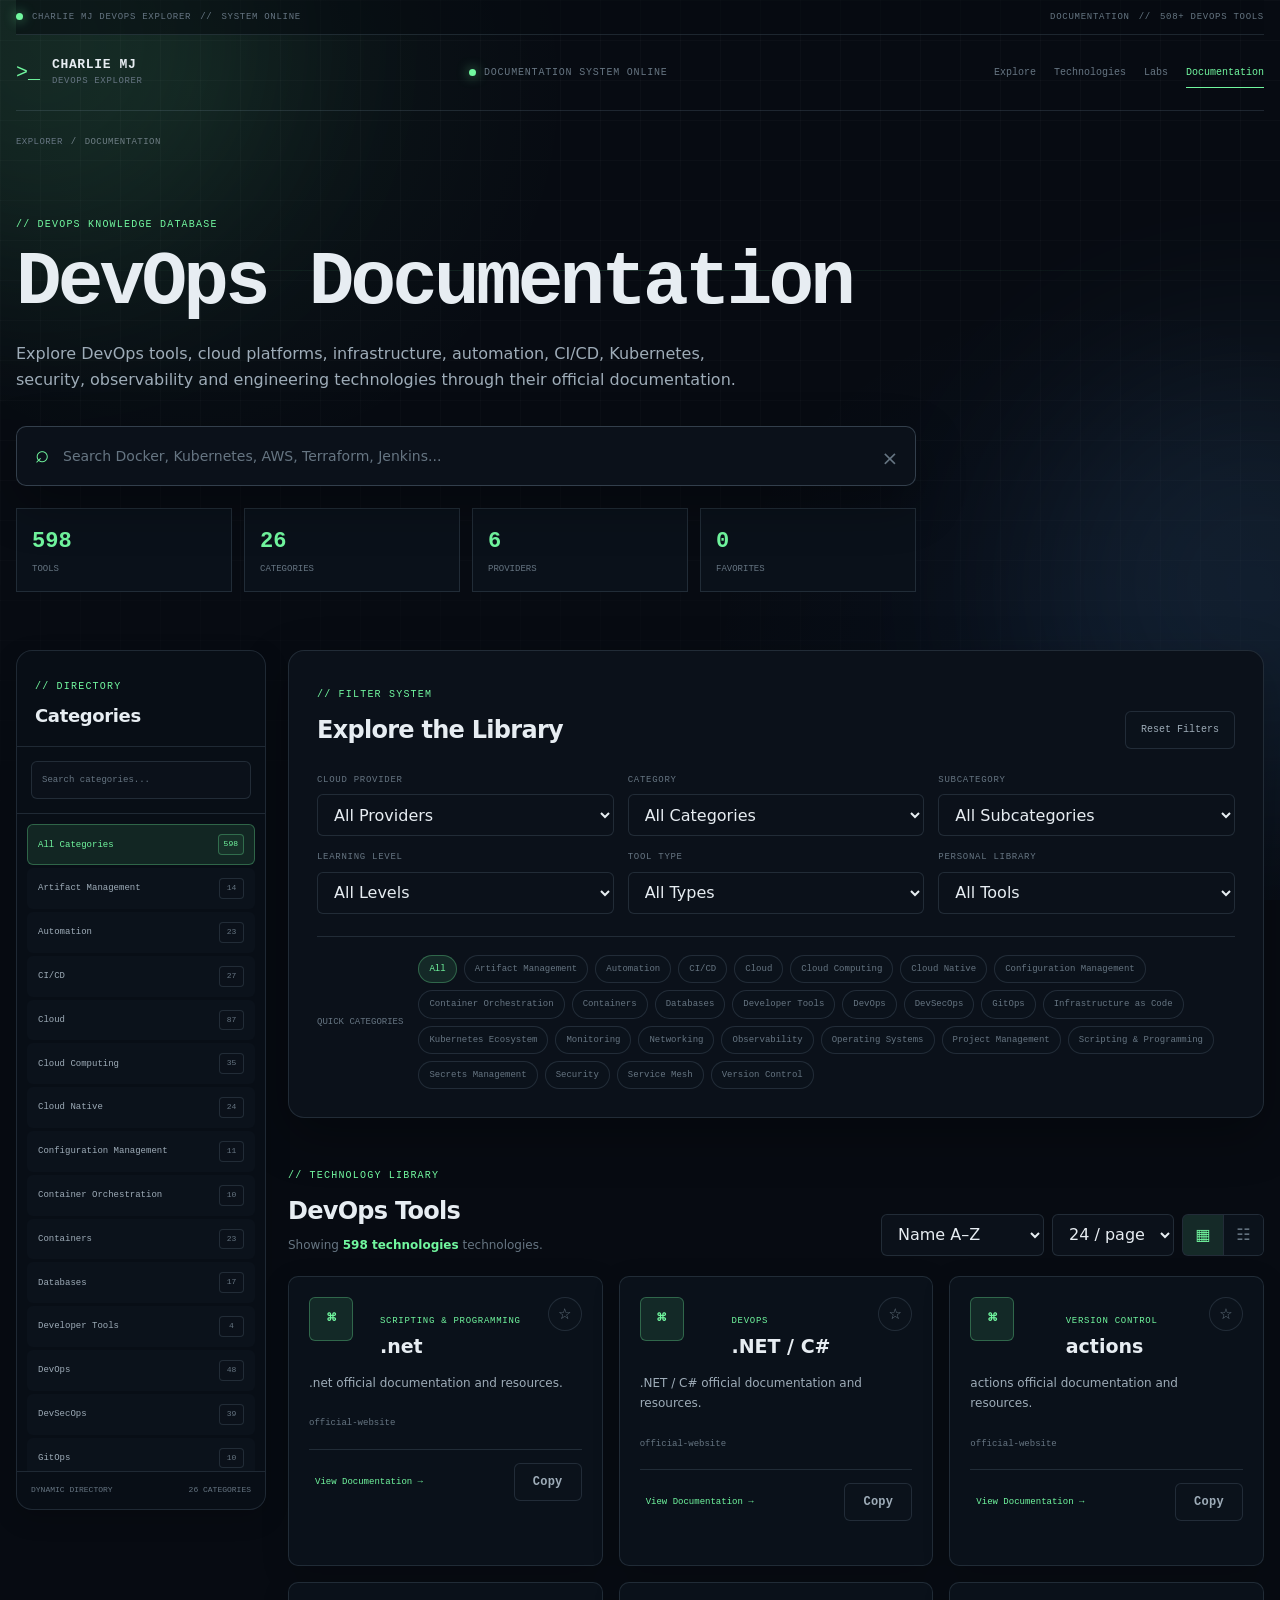
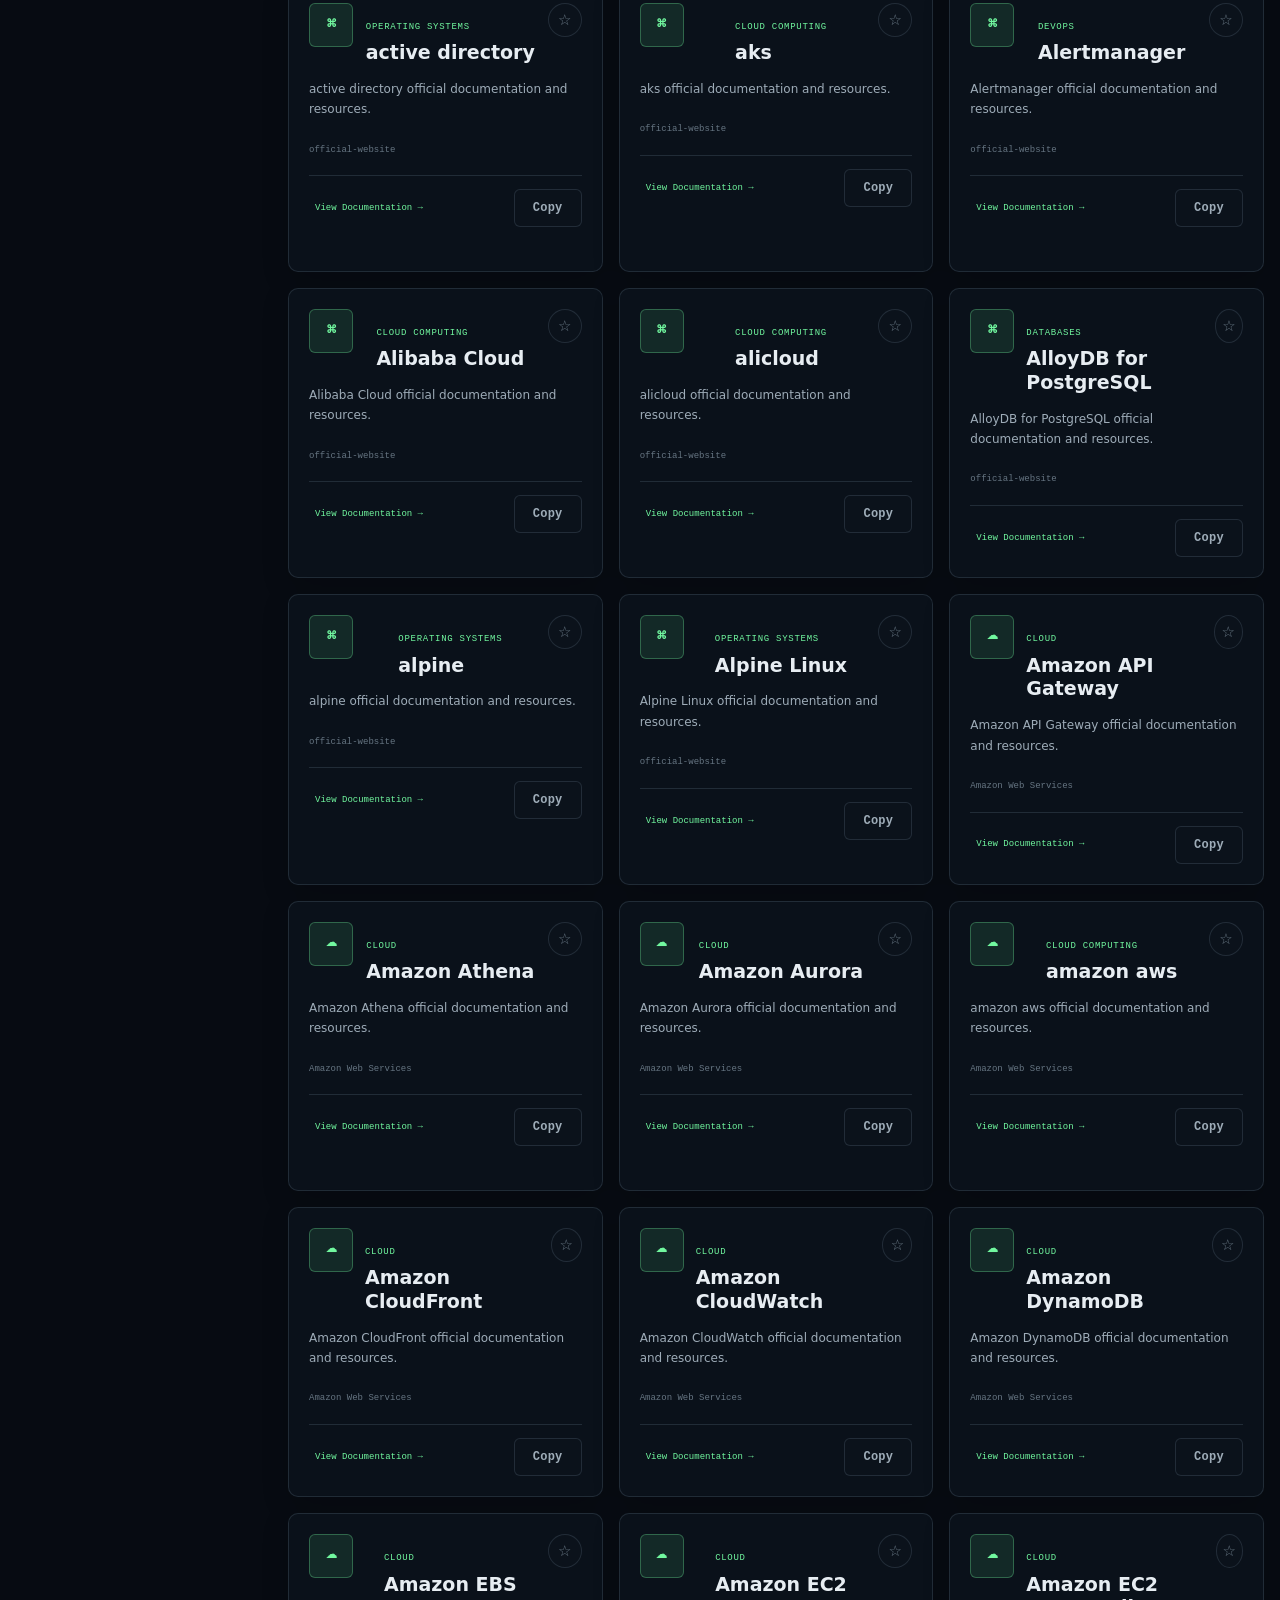
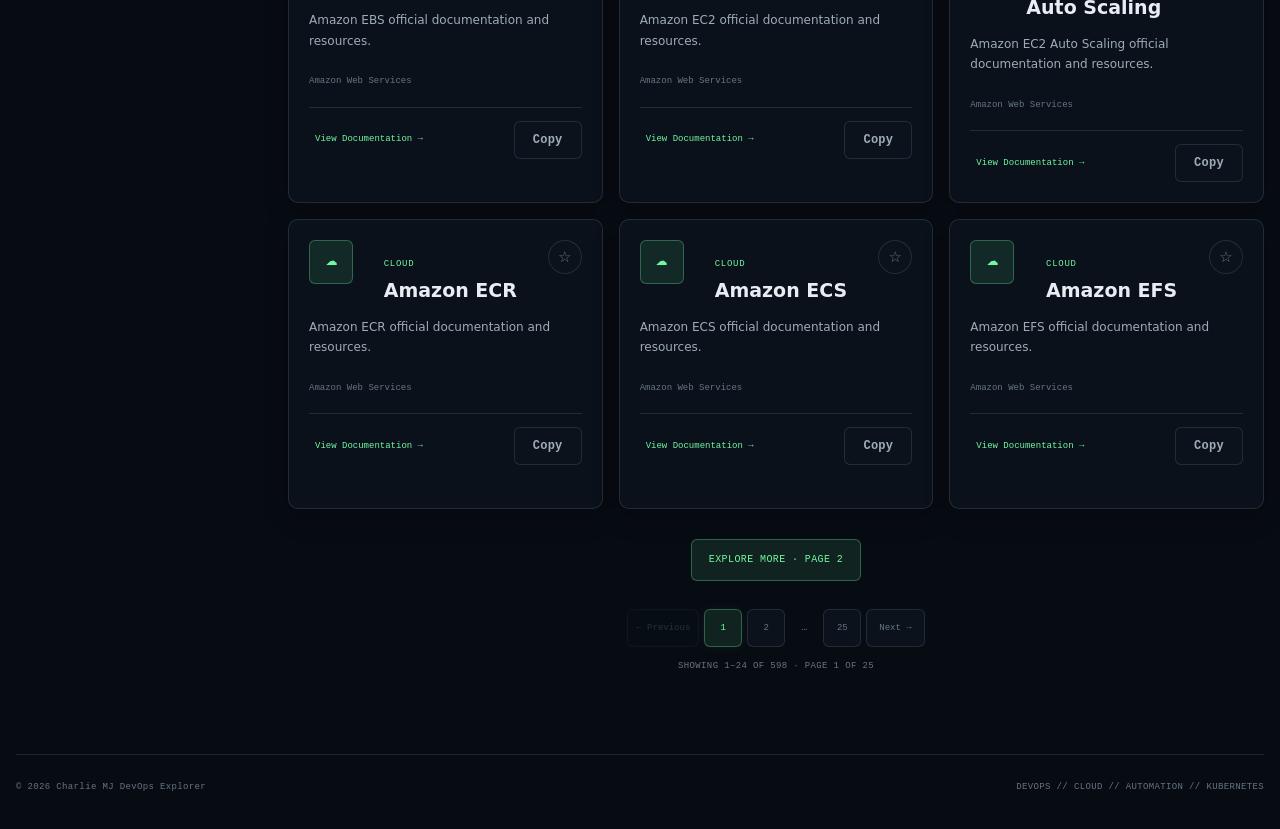
<file: pages/devops-documentation/index.html>
<!DOCTYPE html>
<html lang="en">

<head>

    <!-- ================================================================
         CHARLIE MJ DEVOPS EXPLORER
         DEVOPS DOCUMENTATION LIBRARY
         ================================================================

         File:
             pages/devops-documentation/index.html

         Purpose:
             Dedicated documentation library for browsing DevOps tools,
             technologies, platforms, frameworks, services and official
             documentation.

         Data source:
             ../../data/official-documentation.json

         Stylesheet:
             ./css/devops-documentation.css

         JavaScript:
             ./js/devops-documentation.js

         Main project:
             ../../index.html

         ================================================================
         PAGE FEATURES
         ================================================================

         Core documentation features:

         - DevOps documentation search
         - Dynamic category system
         - Dynamic category sidebar
         - Dynamic category counts
         - Category filtering
         - Provider filtering
         - Subcategory filtering
         - Learning-level filtering
         - Tool-type filtering
         - Tag-based discovery
         - Favorites
         - Recently viewed
         - Quick category filters
         - Grid view
         - List view
         - Sorting
         - Pagination
         - Page numbers
         - Previous / next pagination
         - Explore More buttons
         - Tool details modal
         - Official documentation links
         - Official website links
         - GitHub links
         - Tags
         - Related technologies
         - Result counter
         - Dynamic statistics
         - Breadcrumb navigation
         - Reset filters
         - Responsive layout
         - Mobile category navigation

         ================================================================
         DATA-DRIVEN DESIGN
         ================================================================

         Categories are NOT hard-coded into this HTML page.

         The JavaScript reads categories directly from:

             ../../data/official-documentation.json

         Therefore, when a new category is added to the JSON database,
         the JavaScript can automatically update:

             - Category sidebar
             - Category counts
             - Category dropdown
             - Quick category buttons
             - Filter system
             - Pagination results

         This keeps the documentation page scalable as the database
         grows beyond 508+ tools.

         ================================================================
         DESIGN
         ================================================================

         The documentation page follows the same Charlie MJ DevOps
         Explorer branding as the main homepage:

             >_ CHARLIE MJ
                DEVOPS EXPLORER

         The page uses the same dark technical / terminal-inspired
         interface with responsive desktop, tablet and mobile layouts.

         ================================================================
    -->


    <!-- ================================================================
         BASIC DOCUMENT SETTINGS
         ================================================================ -->

    <!-- Character encoding -->
    <meta charset="UTF-8">


    <!-- Responsive layout -->
    <meta
        name="viewport"
        content="width=device-width, initial-scale=1.0"
    >


    <!-- Search-engine description -->
    <meta
        name="description"
        content="Charlie MJ DevOps Explorer official DevOps documentation library containing DevOps tools, cloud platforms, infrastructure as code, CI/CD, Kubernetes, security, monitoring, observability and more."
    >


    <!-- Browser theme color -->
    <meta
        name="theme-color"
        content="#070b12"
    >


    <!-- Page title -->
    <title>
        DevOps Documentation | Charlie MJ DevOps Explorer
    </title>


    <!-- ================================================================
         FAVICON
         ================================================================

         Shared favicon from the main application.

         Current page:

             pages/devops-documentation/

         Therefore the root assets folder is:

             ../../assets/images/
         ================================================================ -->

    <link
        rel="icon"
        href="../../assets/images/favicon.png"
    >


    <!-- ================================================================
         DOCUMENTATION PAGE STYLESHEET
         ================================================================ -->

    <link
        rel="stylesheet"
        href="./css/devops-documentation.css"
    >

</head>


<body>


    <!-- ================================================================
         BACKGROUND DECORATION
         ================================================================

         These elements create the technical DevOps / terminal-style
         background.

         They are purely decorative and are hidden from screen readers.
         ================================================================ -->

    <div
        class="page-background"
        aria-hidden="true"
    >

        <!-- Technical background grid -->
        <div class="background-grid"></div>


        <!-- Primary decorative glow -->
        <div class="background-glow background-glow-one"></div>


        <!-- Secondary decorative glow -->
        <div class="background-glow background-glow-two"></div>


        <!-- Terminal-style scan line -->
        <div class="scan-line"></div>

    </div>


    <!-- ================================================================
         APPLICATION SHELL
         ================================================================ -->

    <div class="app-shell">


        <!-- ============================================================
             TOP SYSTEM STATUS BAR
             ============================================================

             This matches the Charlie MJ DevOps Explorer homepage.

             Example:

                 ● CHARLIE MJ DEVOPS EXPLORER // SYSTEM ONLINE

             Right side:

                 DOCUMENTATION // 508+ DEVOPS TOOLS

             The number is a visual project label. The actual tool count
             is calculated dynamically by JavaScript from the JSON data.
             ============================================================ -->

        <div class="top-status">

            <div class="top-status-inner">


                <!-- ====================================================
                     STATUS BAR - LEFT
                     ==================================================== -->

                <div class="status-left">

                    <!-- Online indicator -->
                    <span
                        class="status-dot"
                        aria-hidden="true"
                    ></span>


                    <!-- Project name -->
                    <span>
                        CHARLIE MJ DEVOPS EXPLORER
                    </span>


                    <!-- Terminal separator -->
                    <span>
                        //
                    </span>


                    <!-- System state -->
                    <span>
                        SYSTEM ONLINE
                    </span>

                </div>


                <!-- ====================================================
                     STATUS BAR - RIGHT
                     ==================================================== -->

                <div class="status-right">

                    <span>
                        DOCUMENTATION
                    </span>

                    <span>
                        //
                    </span>

                    <span id="topToolCount">
                        508+ DEVOPS TOOLS
                    </span>

                </div>

            </div>

        </div>


        <!-- ============================================================
             MAIN SITE HEADER
             ============================================================ -->

        <header class="site-header">


            <!-- ========================================================
                 CHARLIE MJ TEXT LOGO
                 ========================================================

                 This intentionally uses the same text-based logo style
                 as the main homepage.

                 It links back to:

                     ../../index.html
                 ======================================================== -->

            <div class="header-brand">

                <a
                    class="brand-link"
                    href="../../index.html"
                    aria-label="Return to Charlie MJ DevOps Explorer homepage"
                >

                    <!-- Terminal-style logo symbol -->
                    <span
                        class="brand-symbol"
                        aria-hidden="true"
                    >
                        &gt;_
                    </span>


                    <!-- Text logo -->
                    <span class="brand-copy">

                        <strong>
                            CHARLIE MJ
                        </strong>

                        <span>
                            DEVOPS EXPLORER
                        </span>

                    </span>

                </a>

            </div>


            <!-- ========================================================
                 HEADER SYSTEM STATUS
                 ======================================================== -->

            <div class="header-status">

                <!-- Online indicator -->
                <span
                    class="status-dot"
                    aria-hidden="true"
                ></span>


                <span>
                    DOCUMENTATION SYSTEM ONLINE
                </span>

            </div>


            <!-- ========================================================
                 MAIN NAVIGATION
                 ======================================================== -->

            <nav
                class="header-navigation"
                aria-label="Main navigation"
            >

                <!-- Main Explorer -->
                <a href="../../index.html">
                    Explore
                </a>


                <!-- Technologies -->
                <a href="../../index.html#technologies">
                    Technologies
                </a>


                <!-- Labs -->
                <a href="../../index.html#labs">
                    Labs
                </a>


                <!-- Documentation -->
                <a
                    class="active"
                    href="./"
                    aria-current="page"
                >
                    Documentation
                </a>

            </nav>

        </header>


        <!-- ============================================================
             MAIN CONTENT
             ============================================================ -->

        <main>


            <!-- ========================================================
                 BREADCRUMB NAVIGATION
                 ========================================================

                 Provides a clear navigation path:

                     Home
                       >
                     Documentation

                 JavaScript can optionally extend this when a category
                 or tool is selected.
                 ======================================================== -->

            <nav
                class="breadcrumb"
                aria-label="Breadcrumb"
            >

                <a href="../../index.html">
                    Explorer
                </a>

                <span aria-hidden="true">
                    /
                </span>

                <span>
                    Documentation
                </span>

                <!--
                    JavaScript may use this element later to display:

                        / Documentation / Kubernetes

                    when a category or tool is selected.
                -->
                <span
                    id="breadcrumbCurrent"
                    class="breadcrumb-current hidden"
                ></span>

            </nav>


            <!-- ========================================================
                 DOCUMENTATION HERO
                 ======================================================== -->

            <section class="documentation-hero">


                <!-- Terminal-style label -->
                <div class="hero-terminal-label">
                    // DEVOPS KNOWLEDGE DATABASE
                </div>


                <!-- Main heading -->
                <h1>
                    DevOps Documentation
                </h1>


                <!-- Description -->
                <p class="hero-description">

                    Explore DevOps tools, cloud platforms, infrastructure,
                    automation, CI/CD, Kubernetes, security, observability
                    and engineering technologies through their official
                    documentation.

                </p>


                <!-- ====================================================
                     HERO SEARCH
                     ==================================================== -->

                <div class="hero-search">

                    <!-- Accessible label -->
                    <label
                        class="sr-only"
                        for="toolSearch"
                    >
                        Search DevOps tools
                    </label>


                    <!-- Search icon -->
                    <span
                        class="search-icon"
                        aria-hidden="true"
                    >
                        ⌕
                    </span>


                    <!-- Search field -->
                    <input
                        id="toolSearch"
                        type="search"
                        placeholder="Search Docker, Kubernetes, AWS, Terraform, Jenkins..."
                        autocomplete="off"
                        spellcheck="false"
                    >


                    <!-- Clear search -->
                    <button
                        id="clearSearch"
                        class="search-clear"
                        type="button"
                        aria-label="Clear search"
                    >
                        ×
                    </button>

                </div>


                <!-- ====================================================
                     DOCUMENTATION STATISTICS
                     ====================================================

                     Values are populated dynamically by JavaScript.

                     Example:

                         508 Tools
                         25 Categories
                         50 Providers
                         12 Favorites
                     ==================================================== -->

                <div class="documentation-stats">


                    <!-- Total tools -->
                    <div class="stat-card">

                        <span
                            id="totalTools"
                            class="stat-value"
                        >
                            0
                        </span>

                        <span class="stat-label">
                            Tools
                        </span>

                    </div>


                    <!-- Total categories -->
                    <div class="stat-card">

                        <span
                            id="totalCategories"
                            class="stat-value"
                        >
                            0
                        </span>

                        <span class="stat-label">
                            Categories
                        </span>

                    </div>


                    <!-- Total providers -->
                    <div class="stat-card">

                        <span
                            id="totalProviders"
                            class="stat-value"
                        >
                            0
                        </span>

                        <span class="stat-label">
                            Providers
                        </span>

                    </div>


                    <!-- Favorites -->
                    <div class="stat-card">

                        <span
                            id="favoriteCount"
                            class="stat-value"
                        >
                            0
                        </span>

                        <span class="stat-label">
                            Favorites
                        </span>

                    </div>

                </div>

            </section>


            <!-- ========================================================
                 DOCUMENTATION WORKSPACE
                 ========================================================

                 The workspace contains:

                     LEFT:
                         Dynamic category sidebar

                     RIGHT:
                         Filters
                         Results
                         Tool cards
                         Pagination

                 On mobile, the category sidebar can become a collapsible
                 category drawer controlled by the button below.
                 ======================================================== -->

            <section class="documentation-workspace">


                <!-- ====================================================
                     MOBILE CATEGORY TOGGLE
                     ====================================================

                     This button is primarily intended for smaller
                     screens where the sidebar becomes a drawer.
                     ==================================================== -->

                <button
                    id="categorySidebarToggle"
                    class="category-sidebar-toggle"
                    type="button"
                    aria-expanded="false"
                    aria-controls="categorySidebar"
                >

                    <span aria-hidden="true">
                        ☰
                    </span>

                    <span>
                        Explore Categories
                    </span>

                </button>


                <!-- ====================================================
                     CATEGORY SIDEBAR
                     ====================================================

                     IMPORTANT:

                     Categories are NOT manually written here.

                     JavaScript reads the JSON database and automatically
                     generates this sidebar.

                     Example generated structure:

                         All Categories        508
                         Cloud                 60
                         CI/CD                 45
                         Containers            30
                         Kubernetes            25
                         Security              40
                         Monitoring            35
                         ...

                     If a new category is added to official-documentation.json,
                     JavaScript can automatically add it here.
                     ==================================================== -->

                <aside
                    id="categorySidebar"
                    class="category-sidebar"
                    aria-label="DevOps documentation categories"
                >


                    <!-- Sidebar heading -->
                    <div class="sidebar-header">

                        <div>

                            <span class="section-kicker">
                                // DIRECTORY
                            </span>

                            <h2>
                                Categories
                            </h2>

                        </div>


                        <!-- Sidebar close button for mobile -->
                        <button
                            id="categorySidebarClose"
                            class="sidebar-close"
                            type="button"
                            aria-label="Close categories"
                        >
                            ×
                        </button>

                    </div>


                    <!-- =================================================
                         DYNAMIC CATEGORY SEARCH
                         =================================================

                         Allows the user to search categories when the
                         project grows to a large number of categories.
                         ================================================= -->

                    <div class="sidebar-search">

                        <label
                            class="sr-only"
                            for="categorySearch"
                        >
                            Search categories
                        </label>

                        <input
                            id="categorySearch"
                            type="search"
                            placeholder="Search categories..."
                            autocomplete="off"
                            spellcheck="false"
                        >

                    </div>


                    <!-- =================================================
                         DYNAMIC CATEGORY LIST
                         =================================================

                         JavaScript populates this container.

                         No categories should be hard-coded in HTML.
                         ================================================= -->

                    <div
                        id="categorySidebarList"
                        class="category-sidebar-list"
                    >

                        <!--
                            Dynamic category buttons are inserted here.
                        -->

                    </div>


                    <!-- =================================================
                         SIDEBAR FOOTER
                         ================================================= -->

                    <div class="sidebar-footer">

                        <span>
                            Dynamic directory
                        </span>

                        <span id="sidebarCategoryCount">
                            0 categories
                        </span>

                    </div>

                </aside>


                <!-- ====================================================
                     MAIN LIBRARY CONTENT
                     ==================================================== -->

                <div class="documentation-library">


                    <!-- =================================================
                         FILTER SYSTEM
                         ================================================= -->

                    <section class="filter-section">


                        <!-- Section heading -->
                        <div class="section-heading">

                            <div>

                                <span class="section-kicker">
                                    // FILTER SYSTEM
                                </span>

                                <h2>
                                    Explore the Library
                                </h2>

                            </div>


                            <!-- Reset all filters -->
                            <button
                                id="clearFilters"
                                class="secondary-button"
                                type="button"
                            >
                                Reset Filters
                            </button>

                        </div>


                        <!-- =================================================
                             FILTER CONTROLS
                             ================================================= -->

                        <div class="filters-grid">


                            <!-- =============================================
                                 CLOUD PROVIDER
                                 ============================================= -->

                            <div class="filter-control">

                                <label for="providerFilter">
                                    Cloud Provider
                                </label>

                                <select id="providerFilter">

                                    <option value="all">
                                        All Providers
                                    </option>

                                </select>

                            </div>


                            <!-- =============================================
                                 CATEGORY
                                 ============================================= -->

                            <div class="filter-control">

                                <label for="categoryFilter">
                                    Category
                                </label>

                                <select id="categoryFilter">

                                    <option value="all">
                                        All Categories
                                    </option>

                                </select>

                            </div>


                            <!-- =============================================
                                 SUBCATEGORY
                                 ============================================= -->

                            <div class="filter-control">

                                <label for="subcategoryFilter">
                                    Subcategory
                                </label>

                                <select id="subcategoryFilter">

                                    <option value="all">
                                        All Subcategories
                                    </option>

                                </select>

                            </div>


                            <!-- =============================================
                                 LEARNING LEVEL
                                 ============================================= -->

                            <div class="filter-control">

                                <label for="levelFilter">
                                    Learning Level
                                </label>

                                <select id="levelFilter">

                                    <option value="all">
                                        All Levels
                                    </option>

                                    <option value="Beginner">
                                        Beginner
                                    </option>

                                    <option value="Intermediate">
                                        Intermediate
                                    </option>

                                    <option value="Advanced">
                                        Advanced
                                    </option>

                                </select>

                            </div>


                            <!-- =============================================
                                 TOOL TYPE
                                 ============================================= -->

                            <div class="filter-control">

                                <label for="typeFilter">
                                    Tool Type
                                </label>

                                <select id="typeFilter">

                                    <option value="all">
                                        All Types
                                    </option>

                                </select>

                            </div>


                            <!-- =============================================
                                 PERSONAL LIBRARY
                                 ============================================= -->

                            <div class="filter-control">

                                <label for="favoriteFilter">
                                    Personal Library
                                </label>

                                <select id="favoriteFilter">

                                    <option value="all">
                                        All Tools
                                    </option>

                                    <option value="favorites">
                                        Favorites
                                    </option>

                                    <option value="recent">
                                        Recently Viewed
                                    </option>

                                </select>

                            </div>

                        </div>


                        <!-- =================================================
                             QUICK CATEGORY FILTERS
                             ================================================= -->

                        <div class="category-toolbar">


                            <!-- Toolbar label -->
                            <span class="toolbar-label">
                                Quick Categories
                            </span>


                            <!--
                                JavaScript dynamically creates category
                                buttons here.

                                These are synchronized with the sidebar.
                            -->

                            <div
                                id="categoryChips"
                                class="category-chips"
                            ></div>

                        </div>

                    </section>


                    <!-- =================================================
                         RESULTS TOOLBAR
                         ================================================= -->

                    <section class="results-toolbar">


                        <!-- =================================================
                             RESULTS INFORMATION
                             ================================================= -->

                        <div class="results-summary">

                            <span class="section-kicker">
                                // TECHNOLOGY LIBRARY
                            </span>

                            <h2>
                                DevOps Tools
                            </h2>

                            <p>

                                Showing

                                <strong id="resultCount">
                                    0
                                </strong>

                                technologies.

                            </p>

                        </div>


                        <!-- =================================================
                             RESULTS CONTROLS
                             ================================================= -->

                        <div class="results-controls">


                            <!-- Sort selector -->
                            <label
                                class="sr-only"
                                for="sortSelect"
                            >
                                Sort tools
                            </label>


                            <select id="sortSelect">

                                <option value="name-asc">
                                    Name A–Z
                                </option>

                                <option value="name-desc">
                                    Name Z–A
                                </option>

                                <option value="category">
                                    Category
                                </option>

                                <option value="level">
                                    Learning Level
                                </option>

                            </select>


                            <!-- =================================================
                                 ITEMS PER PAGE
                                 =================================================

                                 Allows the user to control how many tools
                                 are shown on each page.
                                 ================================================= -->

                            <label
                                class="sr-only"
                                for="itemsPerPage"
                            >
                                Tools per page
                            </label>

                            <select id="itemsPerPage">

                                <option value="12">
                                    12 / page
                                </option>

                                <option
                                    value="24"
                                    selected
                                >
                                    24 / page
                                </option>

                                <option value="48">
                                    48 / page
                                </option>

                                <option value="96">
                                    96 / page
                                </option>

                            </select>


                            <!-- =================================================
                                 GRID / LIST VIEW
                                 ================================================= -->

                            <div
                                class="view-switcher"
                                aria-label="Change result view"
                            >


                                <!-- Grid view -->
                                <button
                                    id="gridViewButton"
                                    class="view-button active"
                                    type="button"
                                    aria-label="Grid view"
                                    title="Grid view"
                                    aria-pressed="true"
                                >
                                    ▦
                                </button>


                                <!-- List view -->
                                <button
                                    id="listViewButton"
                                    class="view-button"
                                    type="button"
                                    aria-label="List view"
                                    title="List view"
                                    aria-pressed="false"
                                >
                                    ☷
                                </button>

                            </div>

                        </div>

                    </section>


                    <!-- =================================================
                         ACTIVE FILTER SUMMARY
                         =================================================

                         JavaScript can dynamically display active filters.

                         Example:

                             Category: Kubernetes
                             Level: Beginner
                             Search: Docker
                         ================================================= -->

                    <div
                        id="activeFilters"
                        class="active-filters"
                        aria-live="polite"
                    >

                        <!-- Dynamic active-filter badges -->

                    </div>


                    <!-- =================================================
                         DEVOPS TOOL GRID
                         =================================================

                         JavaScript renders only the current page of tools
                         here.

                         Pagination controls determine which tools appear.
                         ================================================= -->

                    <section
                        id="toolGrid"
                        class="tool-grid"
                        aria-live="polite"
                        aria-label="DevOps documentation tools"
                    >

                        <!--
                            Tool cards are generated by:

                                js/devops-documentation.js
                        -->

                    </section>


                    <!-- =================================================
                         EXPLORE MORE / LOAD MORE AREA
                         =================================================

                         This area provides a secondary discovery action.

                         Depending on the JavaScript implementation,
                         Explore More can:

                             - move to the next page
                             - open more technologies
                             - reveal additional results

                         It is intentionally separate from numbered
                         pagination so the page remains easy to navigate.
                         ================================================= -->

                    <div
                        id="exploreMoreContainer"
                        class="explore-more-container"
                    >

                        <button
                            id="exploreMoreButton"
                            class="primary-button explore-more-button"
                            type="button"
                        >

                            <span>
                                Explore More
                            </span>

                            <span
                                aria-hidden="true"
                            >
                                →
                            </span>

                        </button>

                    </div>


                    <!-- =================================================
                         PAGINATION
                         =================================================

                         IMPORTANT:

                         The JavaScript generates the page numbers
                         dynamically.

                         Example:

                             ← Previous
                             1
                             2
                             3
                             4
                             ...
                             22
                             Next →

                         With 508 tools and 24 tools per page, this
                         automatically results in approximately 22 pages.

                         The number of pages should NEVER be hard-coded.
                         ================================================= -->

                    <nav
                        id="pagination"
                        class="pagination"
                        aria-label="Documentation pagination"
                    >

                        <!--
                            JavaScript dynamically inserts:

                                Previous button
                                Page numbers
                                Ellipsis
                                Next button

                            Example:

                                ← Previous
                                1
                                2
                                3
                                ...
                                22
                                Next →
                        -->

                    </nav>


                    <!-- =================================================
                         PAGINATION INFORMATION
                         =================================================

                         Provides a readable summary such as:

                             Page 1 of 22
                             Showing 1–24 of 508 tools
                         ================================================= -->

                    <div
                        id="paginationInfo"
                        class="pagination-info"
                        aria-live="polite"
                    >
                        Page 1
                    </div>


                    <!-- =================================================
                         EMPTY SEARCH STATE
                         ================================================= -->

                    <section
                        id="emptyState"
                        class="empty-state hidden"
                        aria-live="polite"
                    >

                        <!-- Empty icon -->
                        <div
                            class="empty-icon"
                            aria-hidden="true"
                        >
                            ∅
                        </div>


                        <!-- Empty heading -->
                        <h2>
                            No tools found
                        </h2>


                        <!-- Empty description -->
                        <p>
                            Try another search term or reset your filters.
                        </p>


                        <!-- Reset button -->
                        <button
                            id="emptyResetButton"
                            class="primary-button"
                            type="button"
                        >
                            Reset Search
                        </button>

                    </section>

                </div>

            </section>

        </main>


        <!-- ============================================================
             CATEGORY SIDEBAR MOBILE OVERLAY
             ============================================================

             Used when the category sidebar becomes a mobile drawer.

             JavaScript can toggle:

                 body.category-sidebar-open

             or the equivalent sidebar state.
             ============================================================ -->

        <div
            id="categorySidebarOverlay"
            class="category-sidebar-overlay hidden"
            aria-hidden="true"
        ></div>


        <!-- ============================================================
             TOOL DETAILS MODAL
             ============================================================

             Displays complete information about the selected DevOps
             technology.

             JavaScript fills all fields dynamically.
             ============================================================ -->

        <div
            id="toolModal"
            class="modal hidden"
            role="dialog"
            aria-modal="true"
            aria-labelledby="modalToolName"
        >


            <!-- Modal background -->
            <div class="modal-overlay"></div>


            <!-- Modal panel -->
            <div class="modal-panel">


                <!-- ====================================================
                     CLOSE MODAL
                     ==================================================== -->

                <button
                    id="closeModal"
                    class="modal-close"
                    type="button"
                    aria-label="Close tool details"
                >
                    ×
                </button>


                <!-- ====================================================
                     MODAL TOOL HEADER
                     ==================================================== -->

                <div class="modal-header">


                    <!-- Tool icon -->
                    <div
                        id="modalToolIcon"
                        class="modal-tool-icon"
                    >
                        DEV
                    </div>


                    <!-- Tool identity -->
                    <div>


                        <!-- Category -->
                        <span
                            id="modalToolCategory"
                            class="tool-category"
                        >
                            Category
                        </span>


                        <!-- Tool name -->
                        <h2 id="modalToolName">
                            Tool
                        </h2>


                        <!-- Provider -->
                        <p id="modalToolProvider">
                            Provider
                        </p>

                    </div>

                </div>


                <!-- ====================================================
                     TOOL DESCRIPTION
                     ==================================================== -->

                <p
                    id="modalToolDescription"
                    class="modal-description"
                >
                    Tool description.
                </p>


                <!-- ====================================================
                     TOOL METADATA
                     ==================================================== -->

                <div
                    id="modalToolMeta"
                    class="modal-meta"
                >

                    <!--
                        JavaScript inserts:

                            - Learning level
                            - Tool type
                            - Category
                            - Subcategory
                            - Provider
                            - Other useful metadata
                    -->

                </div>


                <!-- ====================================================
                     EXPLORE MORE ACTIONS
                     ====================================================

                     The modal contains an explicit Explore More action.

                     JavaScript can populate the target dynamically.

                     Recommended behavior:

                         Explore More
                             ↓
                         Open official documentation / detailed view

                     This keeps the main card compact while providing a
                     stronger discovery action inside the modal.
                     ==================================================== -->

                <div
                    id="modalExploreMore"
                    class="modal-explore-more"
                >

                    <!--
                        JavaScript dynamically inserts the Explore More
                        button or official resource action here.
                    -->

                </div>


                <!-- ====================================================
                     OFFICIAL RESOURCES
                     ==================================================== -->

                <div class="modal-section">

                    <h3>
                        Official Resources
                    </h3>


                    <div
                        id="modalToolLinks"
                        class="resource-links"
                    >

                        <!--
                            JavaScript inserts:

                            - Official website
                            - Official documentation
                            - GitHub repository
                        -->

                    </div>

                </div>


                <!-- ====================================================
                     TOOL TAGS
                     ==================================================== -->

                <div class="modal-section">

                    <h3>
                        Tags
                    </h3>


                    <div
                        id="modalToolTags"
                        class="tool-tags"
                    >

                        <!-- JavaScript inserts tags -->

                    </div>

                </div>


                <!-- ====================================================
                     RELATED TECHNOLOGIES
                     ==================================================== -->

                <div class="modal-section">

                    <h3>
                        Related Technologies
                    </h3>


                    <div
                        id="modalRelatedTools"
                        class="related-tools"
                    >

                        <!--
                            JavaScript inserts related DevOps
                            technologies.
                        -->

                    </div>

                </div>

            </div>

        </div>


        <!-- ============================================================
             SITE FOOTER
             ============================================================ -->

        <footer class="site-footer">


            <!-- Project copyright -->
            <div>
                © 2026 Charlie MJ DevOps Explorer
            </div>


            <!-- Project categories -->
            <div>
                DEVOPS // CLOUD // AUTOMATION // KUBERNETES
            </div>

        </footer>

    </div>


    <!-- ================================================================
         DOCUMENTATION JAVASCRIPT
         ================================================================

         File:

             pages/devops-documentation/js/devops-documentation.js

         The JavaScript is loaded with "defer".

         It is responsible for:

             - Loading official-documentation.json
             - Rendering documentation tools
             - Dynamic categories
             - Dynamic category sidebar
             - Category counts
             - Search
             - Filters
             - Sorting
             - Favorites
             - Recently viewed
             - Pagination
             - Page numbers
             - Explore More
             - Grid / list view
             - Tool details modal
             - Statistics
             - Category chips
             - Official resource links
             - Related technologies
             - Mobile sidebar
             - Active filters
             - Result counters

         ================================================================ -->

    <script
        src="./js/devops-documentation.js"
        defer
    ></script>


</body>

</html>
</file>
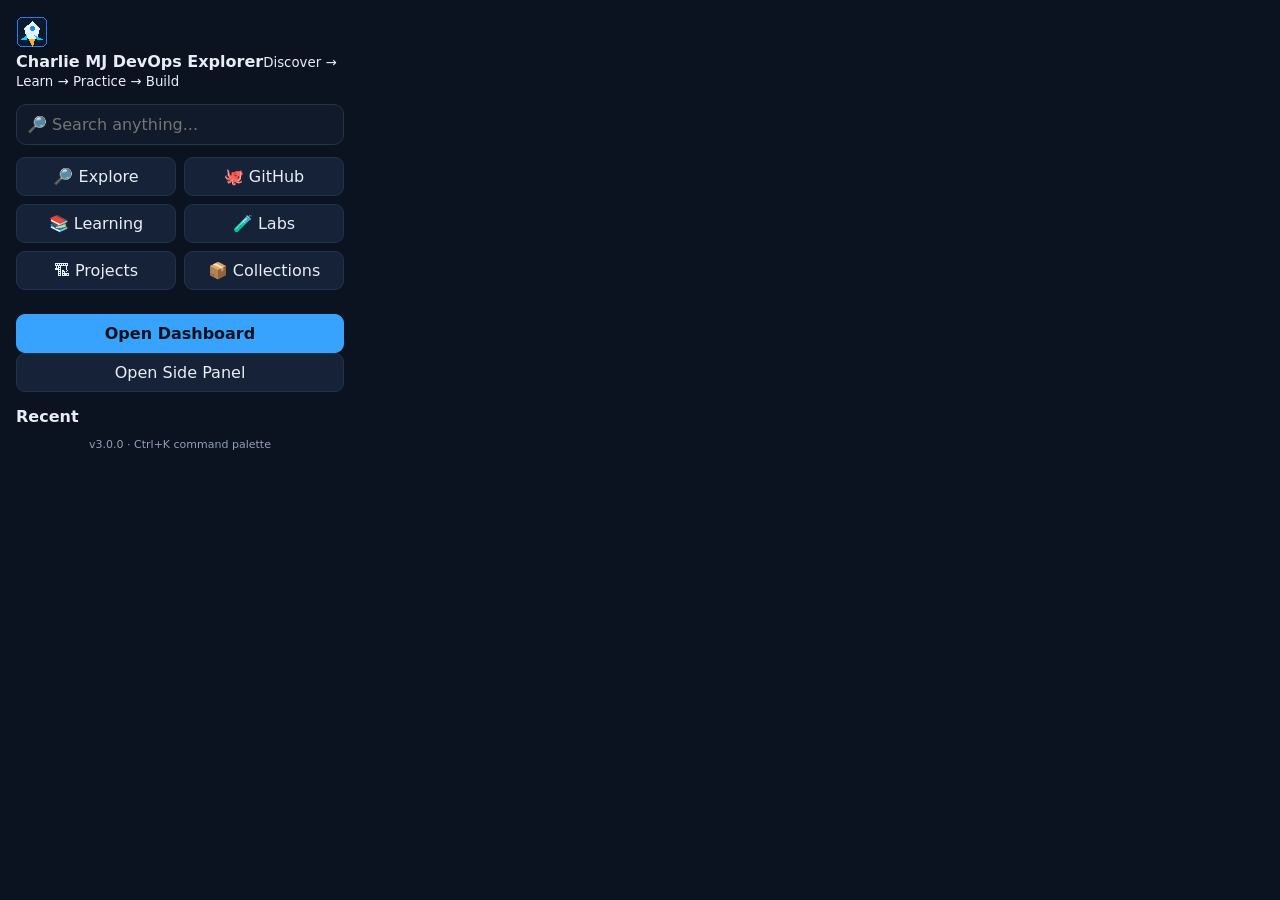
<file: chrome-extension/popup/popup.html>
<!doctype html><html><head><meta charset="utf-8"><meta name="viewport" content="width=device-width,initial-scale=1"><title>Charlie MJ DevOps Explorer</title><link rel="stylesheet" href="../styles/tokens.css"><link rel="stylesheet" href="../styles/components.css"><link rel="stylesheet" href="../css/popup.css"></head><body><main class="quick-popup"><div class="brand"><img src="../icons/icon32.png"><div><b>Charlie MJ DevOps Explorer</b><small>Discover → Learn → Practice → Build</small></div></div><input id="q" placeholder="🔎 Search anything..."><div class="quick-grid"><button data-page="explore">🔎 Explore</button><button id="github">🐙 GitHub</button><button data-page="learning">📚 Learning</button><button data-page="labs">🧪 Labs</button><button data-page="projects">🏗 Projects</button><button data-page="collections">📦 Collections</button></div><div id="stats" class="quick-stats"></div><button id="open" class="primary wide">Open Dashboard</button><button id="side" class="wide">Open Side Panel</button><div class="recent"><b>Recent</b><div id="recentList"></div></div><footer>v3.0.0 · Ctrl+K command palette</footer></main><script type="module" src="./popup.js"></script></body></html>
</file>
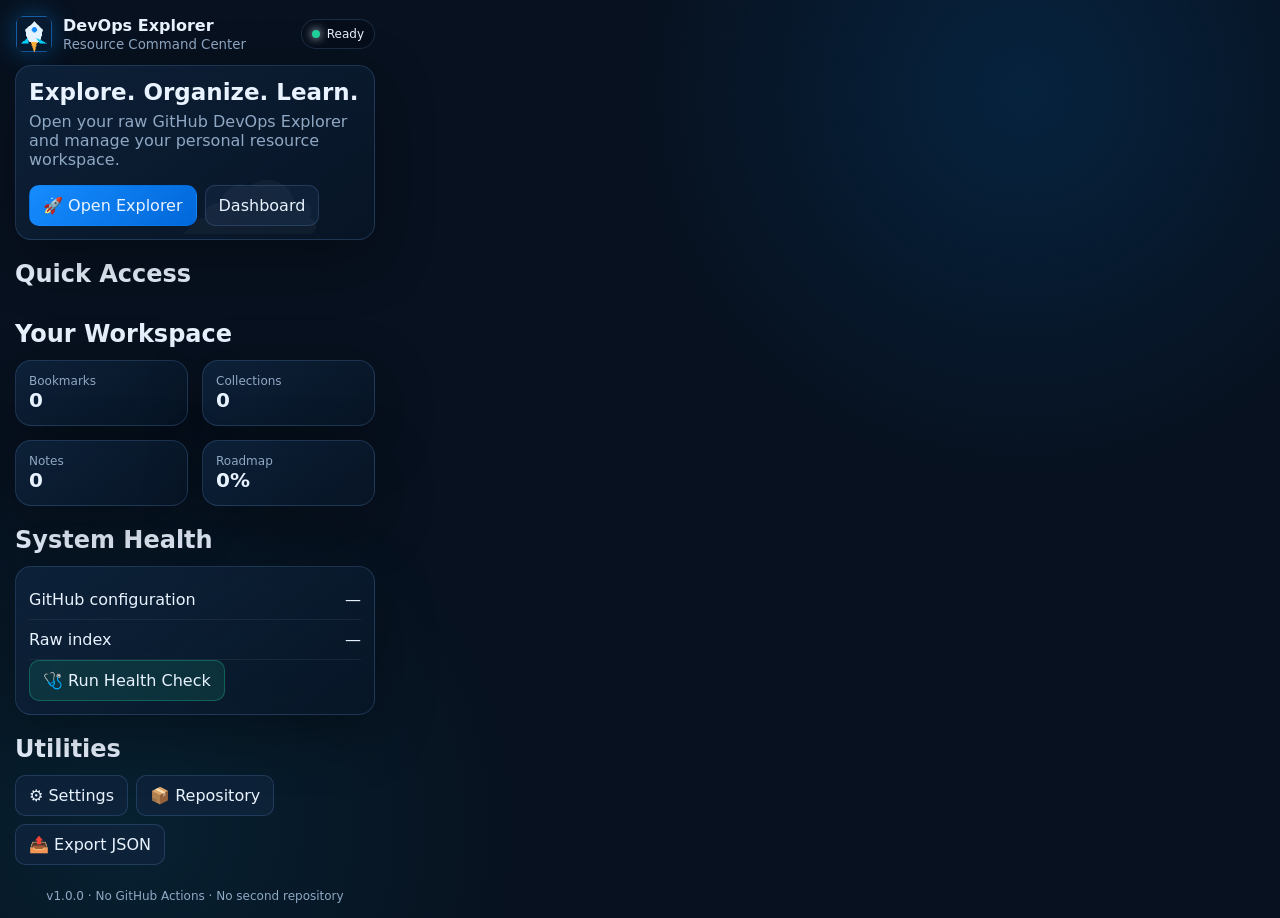
<file: devops-explorer-chrome-extension/popup/popup.html>
<!doctype html><html><head><meta charset="utf-8"><meta name="viewport" content="width=device-width,initial-scale=1"><title>DevOps Explorer</title><link rel="stylesheet" href="../css/app.css"><style>body{width:390px;min-height:560px}.main{padding:15px}.sidebar{display:none}.topbar{margin-bottom:12px}.hero{grid-template-columns:1fr;padding:16px}.hero h2{font-size:23px}.quick-grid{grid-template-columns:repeat(3,1fr)}.grid-4{grid-template-columns:repeat(2,1fr)}.card{padding:13px}.stat{font-size:20px}</style></head><body><main class="main"><div class="topbar"><div class="brand"><img class="brand-icon" src="../icons/icon48.png"><div>DevOps Explorer<small>Resource Command Center</small></div></div><span id="status" class="status"><span class="dot"></span>Ready</span></div><section class="card hero"><div><h2>Explore. Organize. Learn.</h2><p>Open your raw GitHub DevOps Explorer and manage your personal resource workspace.</p><div class="toolbar"><button class="btn primary" id="openExplorer">🚀 Open Explorer</button><button class="btn" id="openDashboard">Dashboard</button></div></div></section><div class="section-title"><h2>Quick Access</h2></div><div id="quick" class="quick-grid"></div><div class="section-title"><h2>Your Workspace</h2></div><div class="grid grid-4"><div class="card"><div class="label">Bookmarks</div><div id="bookmarks" class="stat">0</div></div><div class="card"><div class="label">Collections</div><div id="collections" class="stat">0</div></div><div class="card"><div class="label">Notes</div><div id="notes" class="stat">0</div></div><div class="card"><div class="label">Roadmap</div><div id="progress" class="stat">0%</div></div></div><div class="section-title"><h2>System Health</h2></div><div class="card"><div class="health-row"><span>GitHub configuration</span><span id="cfgHealth">—</span></div><div class="health-row"><span>Raw index</span><span id="rawHealth">—</span></div><button class="btn good" id="runHealth">🩺 Run Health Check</button></div><div class="section-title"><h2>Utilities</h2></div><div class="toolbar"><button class="btn" id="openSettings">⚙️ Settings</button><button class="btn" id="openRepo">📦 Repository</button><button class="btn" id="export">📤 Export JSON</button></div><div class="footer">v1.0.0 · No GitHub Actions · No second repository</div></main><div id="toast" class="toast"></div><script type="module" src="popup.js"></script></body></html>
</file>
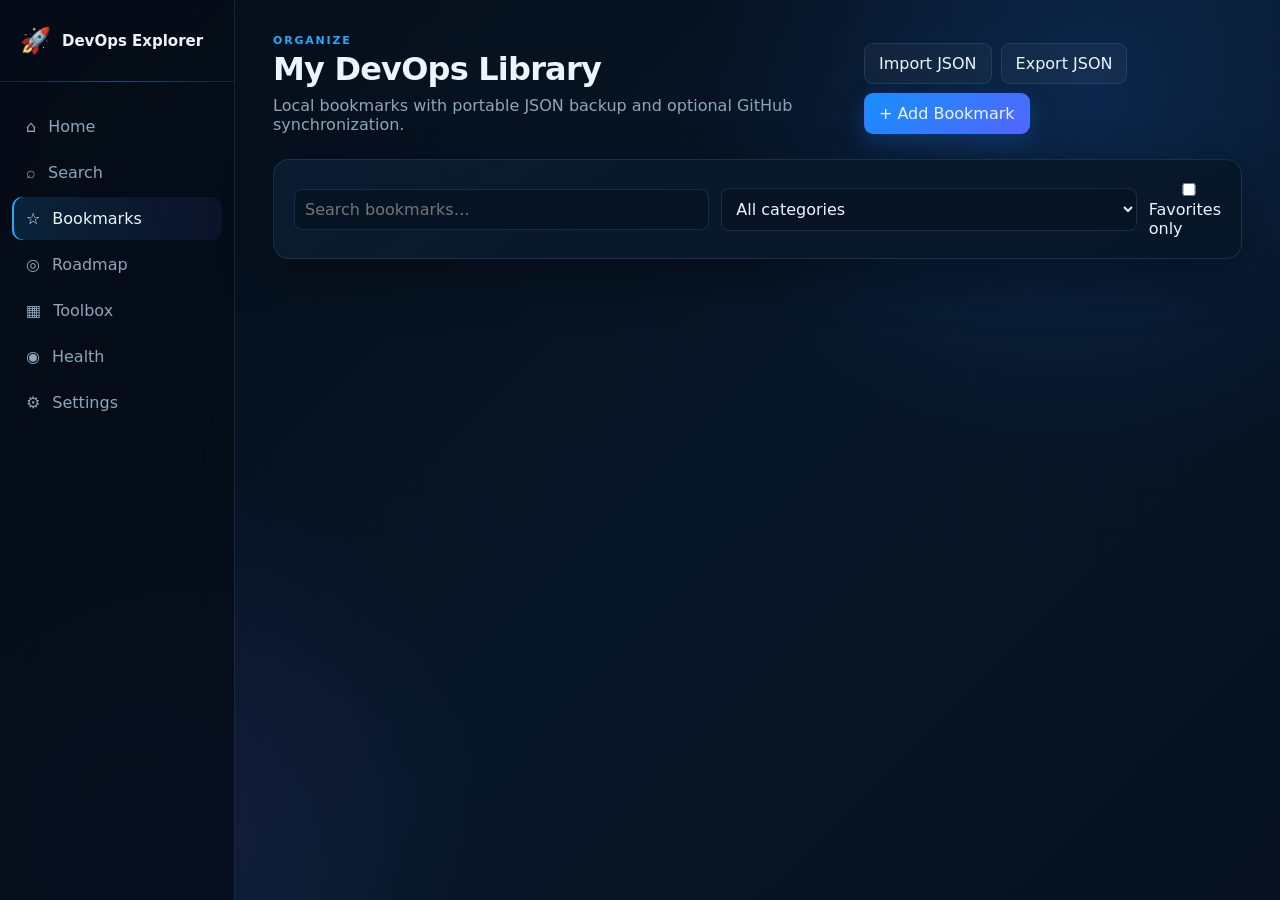
<file: chrome-extension/pages/bookmarks/bookmarks.html>
<!doctype html><html><head><meta charset="utf-8"><meta name="viewport" content="width=device-width,initial-scale=1"><title>DevOps Explorer — Bookmarks</title><link rel="stylesheet" href="../../css/base.css"><link rel="stylesheet" href="../../css/dashboard.css"></head><body><div class="app-shell"><aside id="sidebar"></aside><main class="content"><header class="page-header"><div><p class="eyebrow">ORGANIZE</p><h1>My DevOps Library</h1><p>Local bookmarks with portable JSON backup and optional GitHub synchronization.</p></div><div class="button-row"><button id="importBtn" class="secondary">Import JSON</button><button id="exportBtn" class="secondary">Export JSON</button><button id="addBtn" class="primary">+ Add Bookmark</button><input id="fileInput" type="file" accept=".json,application/json" hidden></div></header><section class="panel"><div class="toolbar"><input id="bookmarkSearch" placeholder="Search bookmarks…"><select id="categorySelect"><option value="">All categories</option></select><label><input id="favoritesOnly" type="checkbox"> Favorites only</label></div><div id="bookmarkList" class="resource-list"></div></section></main></div><div id="toast"></div><dialog id="bookmarkDialog"><form method="dialog" id="bookmarkForm" class="dialog-form"><h2>Add bookmark</h2><input name="title" required placeholder="Title"><input name="url" type="url" required placeholder="https://…"><input name="category" placeholder="Category"><input name="tags" placeholder="Tags, comma separated"><select name="difficulty"><option>beginner</option><option selected>intermediate</option><option>advanced</option></select><textarea name="description" placeholder="Description"></textarea><textarea name="notes" placeholder="Personal notes"></textarea><div class="button-row"><button value="cancel" class="secondary">Cancel</button><button id="saveBookmark" value="default" class="primary">Save</button></div></form></dialog><script src="../../js/config.js"></script><script src="../../js/storage.js"></script><script src="../../js/ui.js"></script><script src="bookmarks.js"></script></body></html>
</file>
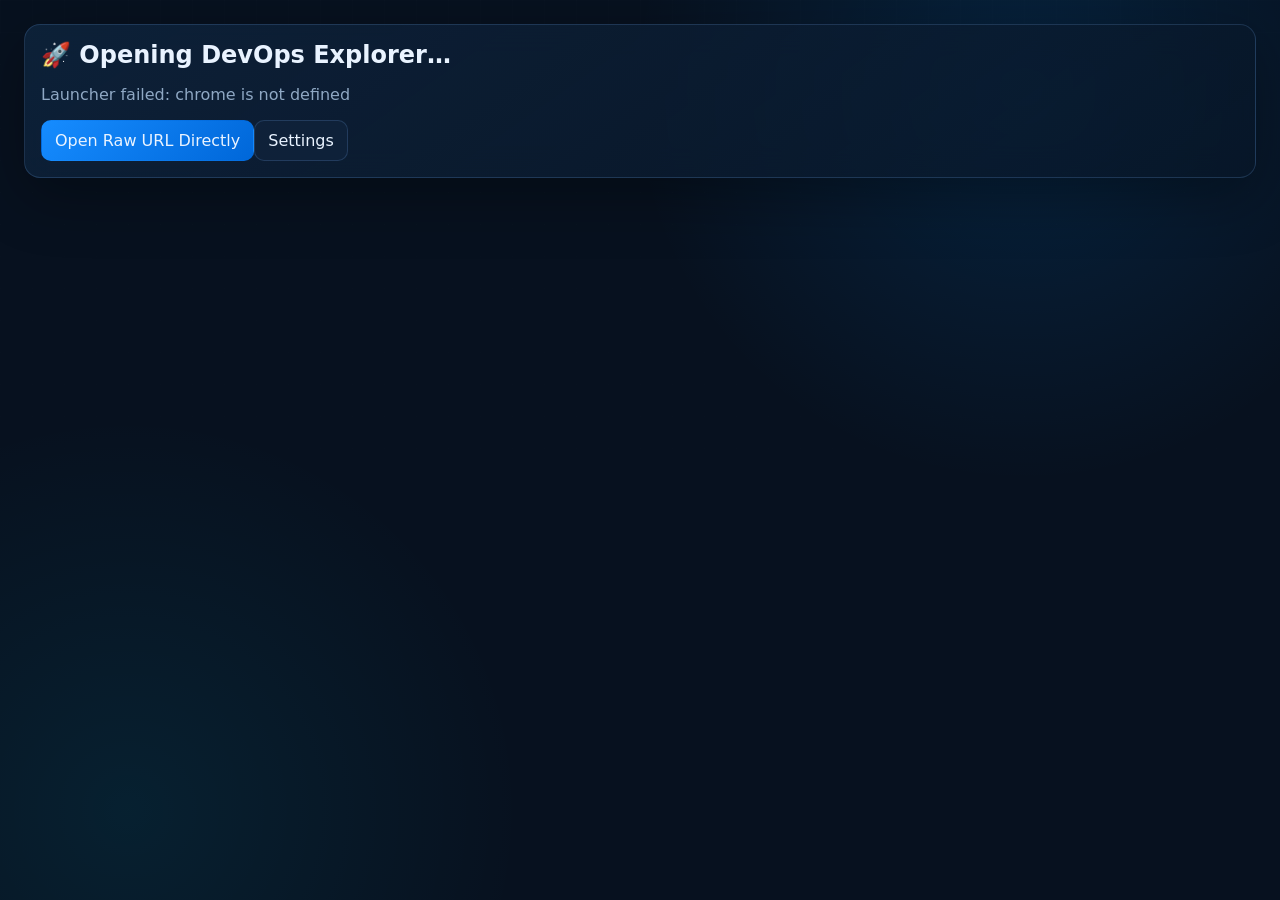
<file: chrome-extension/pages/dashboard/raw-launcher.html>
<!doctype html><html><head><meta charset="utf-8"><meta name="viewport" content="width=device-width,initial-scale=1"><title>DevOps Explorer Raw Launcher</title><link rel="stylesheet" href="../../css/app.css"></head><body><main class="main"><div class="card"><h2>🚀 Opening DevOps Explorer…</h2><p id="message" class="muted">Loading the configured raw GitHub index.</p><button id="openDirect" class="btn primary">Open Raw URL Directly</button><button id="openSettings" class="btn">Settings</button></div></main><script type="module" src="raw-launcher.js"></script></body></html>
</file>
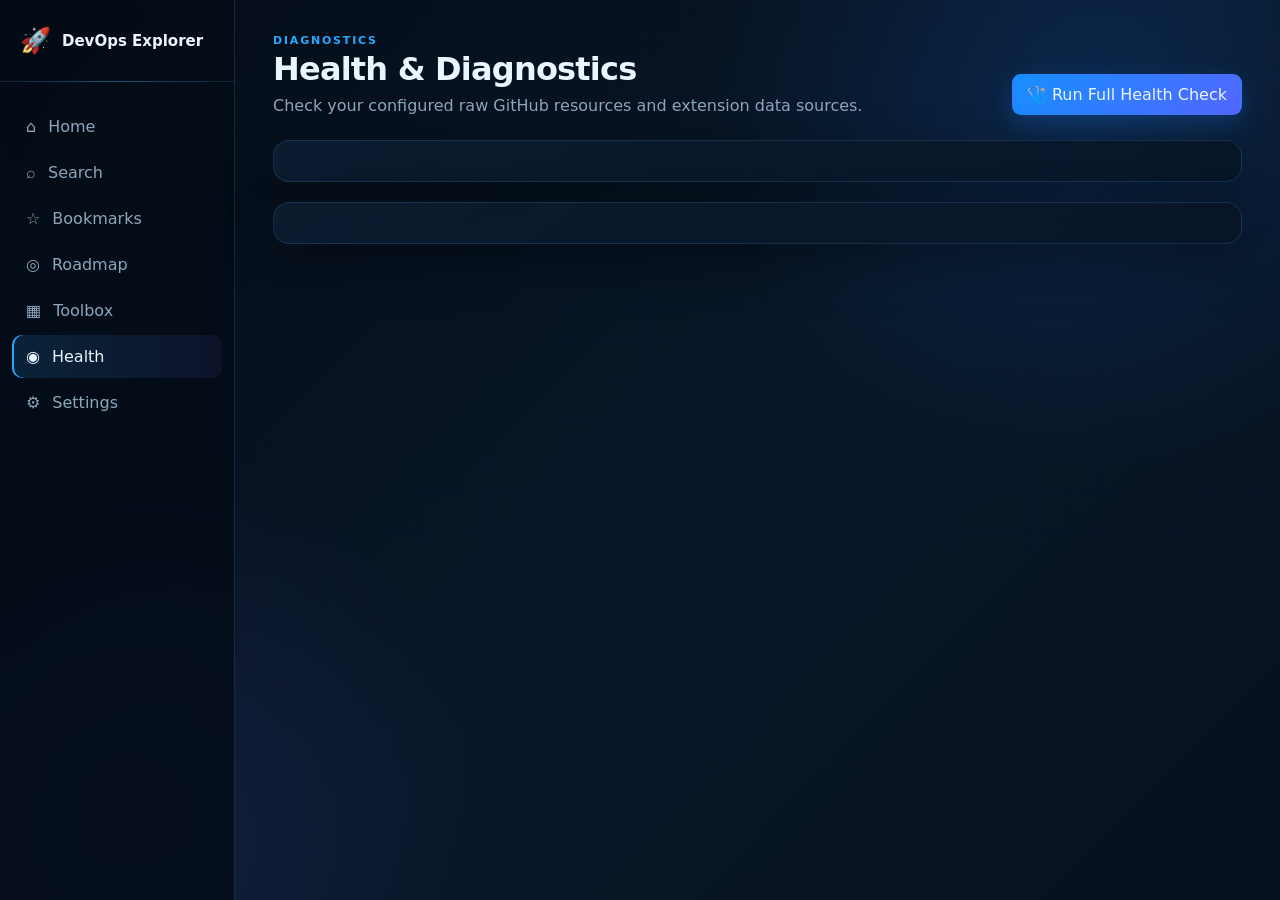
<file: chrome-extension/pages/health/health.html>
<!doctype html><html><head><meta charset="utf-8"><meta name="viewport" content="width=device-width,initial-scale=1"><title>DevOps Explorer — Health</title><link rel="stylesheet" href="../../css/base.css"><link rel="stylesheet" href="../../css/dashboard.css"></head><body><div class="app-shell"><aside id="sidebar"></aside><main class="content"><header class="page-header"><div><p class="eyebrow">DIAGNOSTICS</p><h1>Health & Diagnostics</h1><p>Check your configured raw GitHub resources and extension data sources.</p></div><button id="run" class="primary">🩺 Run Full Health Check</button></header><section class="panel health-summary"><div id="summary"></div></section><section class="panel"><div id="checks"></div></section></main></div><div id="toast"></div><script src="../../js/config.js"></script><script src="../../js/storage.js"></script><script src="../../js/health.js"></script><script src="../../js/ui.js"></script><script src="health.js"></script></body></html>
</file>
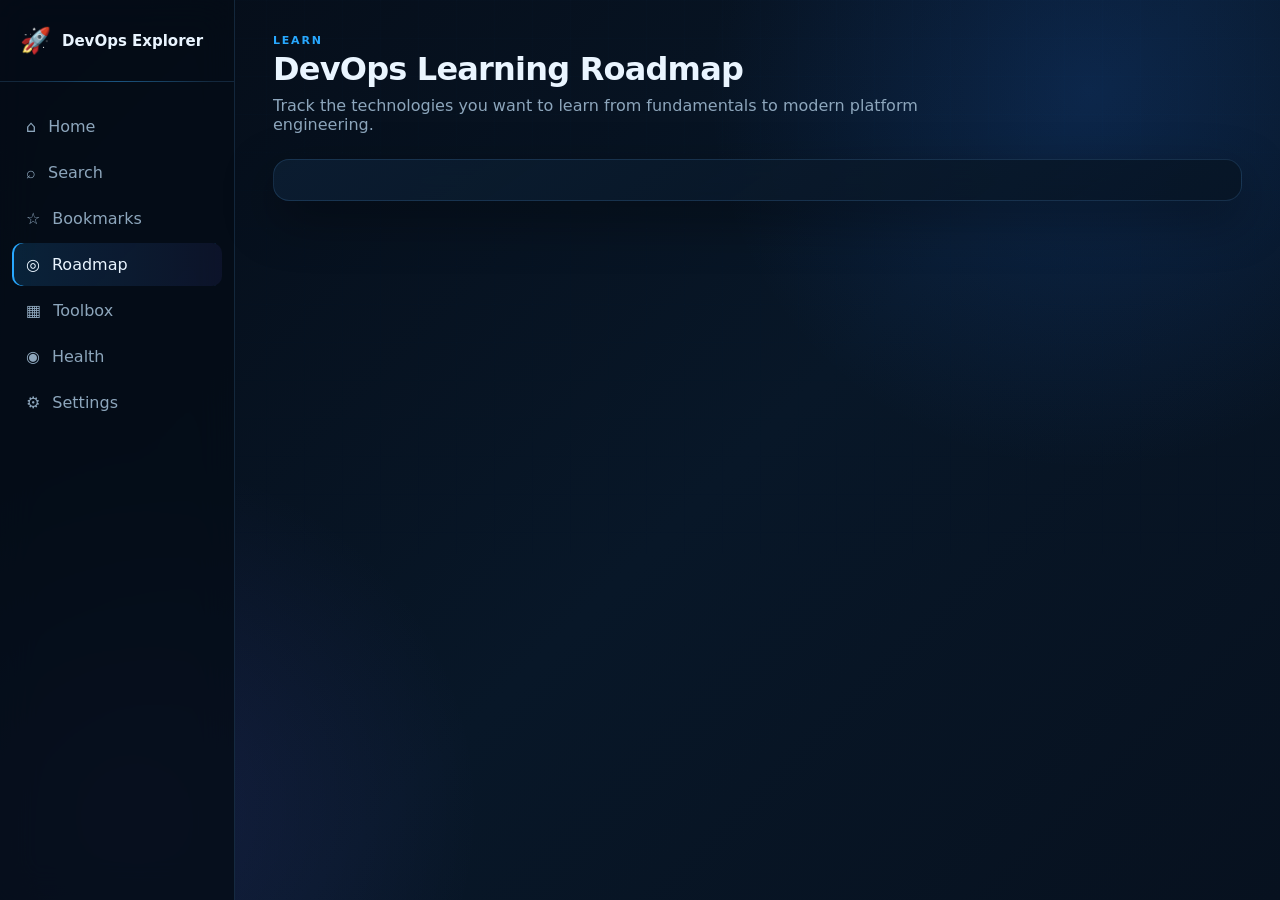
<file: chrome-extension/pages/roadmap/roadmap.html>
<!doctype html><html><head><meta charset="utf-8"><meta name="viewport" content="width=device-width,initial-scale=1"><title>DevOps Explorer — Roadmap</title><link rel="stylesheet" href="../../css/base.css"><link rel="stylesheet" href="../../css/dashboard.css"></head><body><div class="app-shell"><aside id="sidebar"></aside><main class="content"><header class="page-header"><div><p class="eyebrow">LEARN</p><h1>DevOps Learning Roadmap</h1><p>Track the technologies you want to learn from fundamentals to modern platform engineering.</p></div></header><section class="panel"><div id="roadmap" class="roadmap"></div></section></main></div><script src="../../js/config.js"></script><script src="../../js/storage.js"></script><script src="../../js/ui.js"></script><script src="roadmap.js"></script></body></html>
</file>
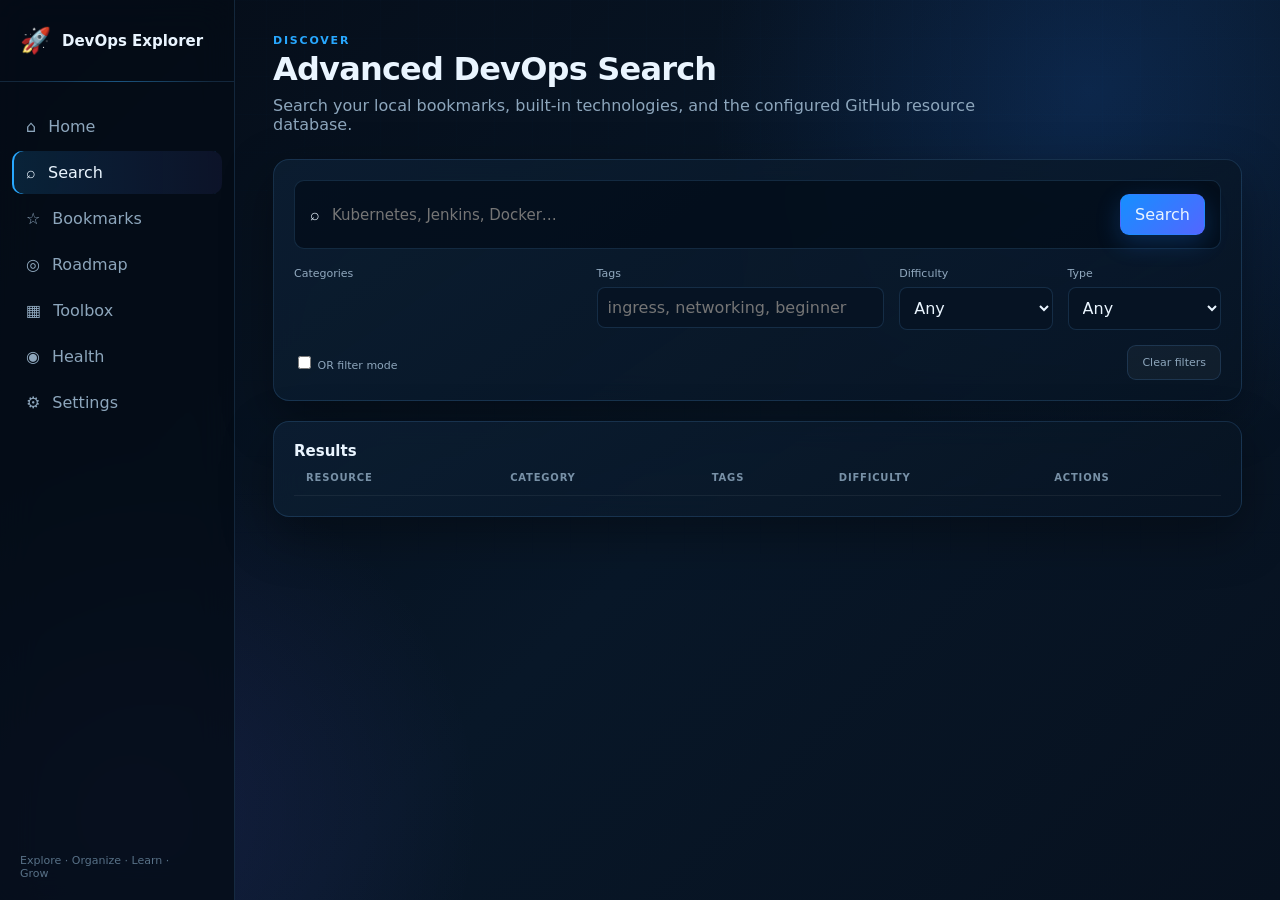
<file: chrome-extension/pages/search/search.html>
<!doctype html><html><head><meta charset="utf-8"><meta name="viewport" content="width=device-width,initial-scale=1"><title>DevOps Explorer — Search</title><link rel="stylesheet" href="../../css/base.css"><link rel="stylesheet" href="../../css/dashboard.css"></head><body><div class="app-shell"><aside id="sidebar"></aside><main class="content"><header class="page-header"><div><p class="eyebrow">DISCOVER</p><h1>Advanced DevOps Search</h1><p>Search your local bookmarks, built-in technologies, and the configured GitHub resource database.</p></div></header><section class="panel filter-panel"><div class="search-box large"><span>⌕</span><input id="searchInput" placeholder="Kubernetes, Jenkins, Docker…"><button id="searchBtn" class="primary">Search</button></div><div class="filter-grid"><div><label>Categories</label><div id="categoryFilters" class="chip-list"></div></div><div><label>Tags</label><input id="tagFilter" placeholder="ingress, networking, beginner"></div><div><label>Difficulty</label><select id="difficulty"><option value="">Any</option><option>beginner</option><option>intermediate</option><option>advanced</option></select></div><div><label>Type</label><select id="typeFilter"><option value="">Any</option><option>documentation</option><option>tutorial</option><option>course</option><option>repository</option><option>resource</option></select></div></div><div class="filter-footer"><label><input id="orMode" type="checkbox"> OR filter mode</label><button id="clearFilters" class="secondary">Clear filters</button></div></section><section class="panel"><div class="section-heading"><h2 id="resultTitle">Results</h2><span id="resultCount" class="muted"></span></div><div class="table-wrap"><table><thead><tr><th>Resource</th><th>Category</th><th>Tags</th><th>Difficulty</th><th>Actions</th></tr></thead><tbody id="results"></tbody></table></div></section></main></div><div id="toast"></div><script src="../../js/config.js"></script><script src="../../js/storage.js"></script><script src="../../js/github.js"></script><script src="../../js/ui.js"></script><script src="search.js"></script></body></html>
</file>
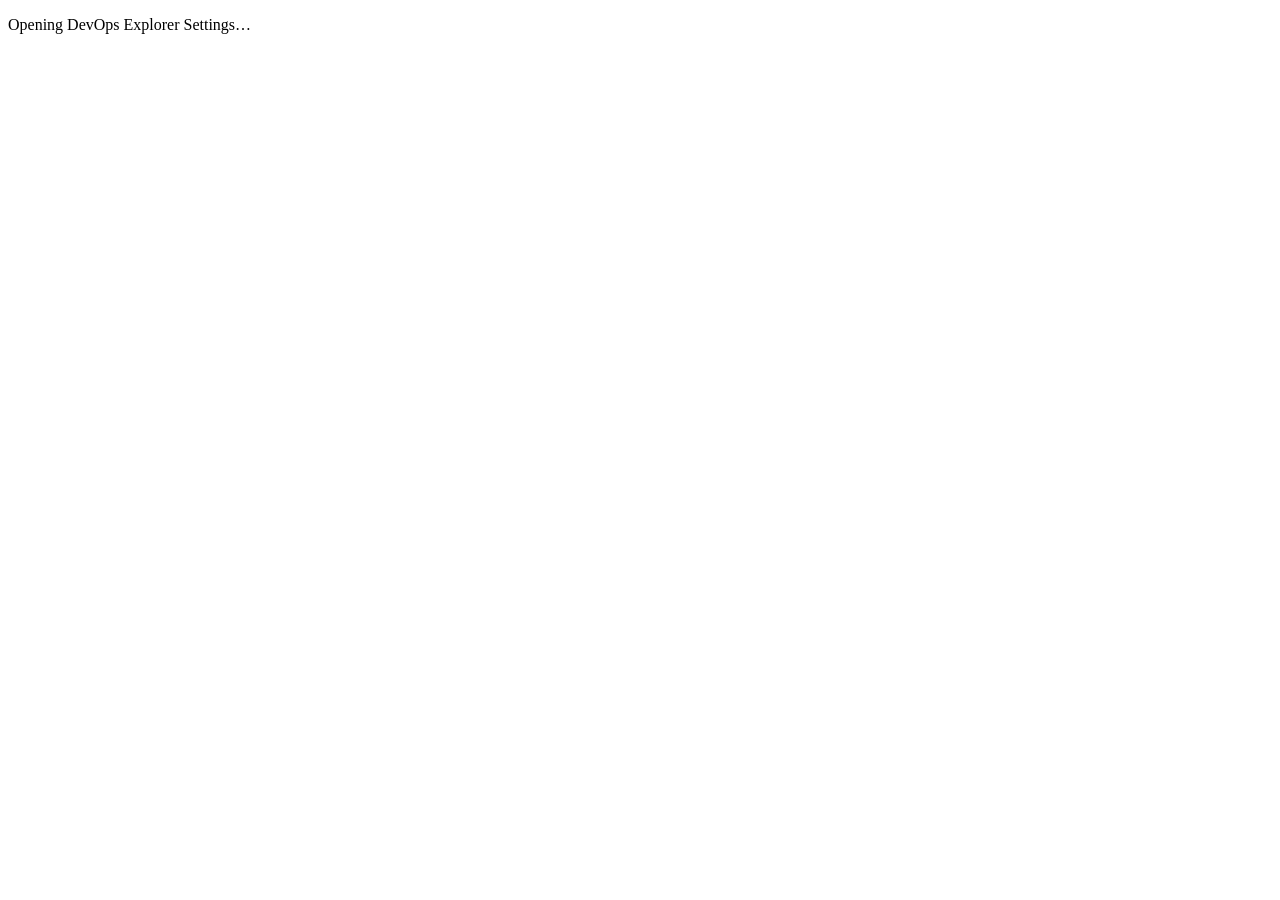
<file: chrome-extension/pages/settings/settings.html>
<!doctype html><html><head><meta charset="utf-8"><meta name="viewport" content="width=device-width,initial-scale=1"><title>DevOps Explorer Settings</title></head><body><p>Opening DevOps Explorer Settings…</p><script type="module" src="../../js/settings-redirect.js"></script></body></html>
</file>
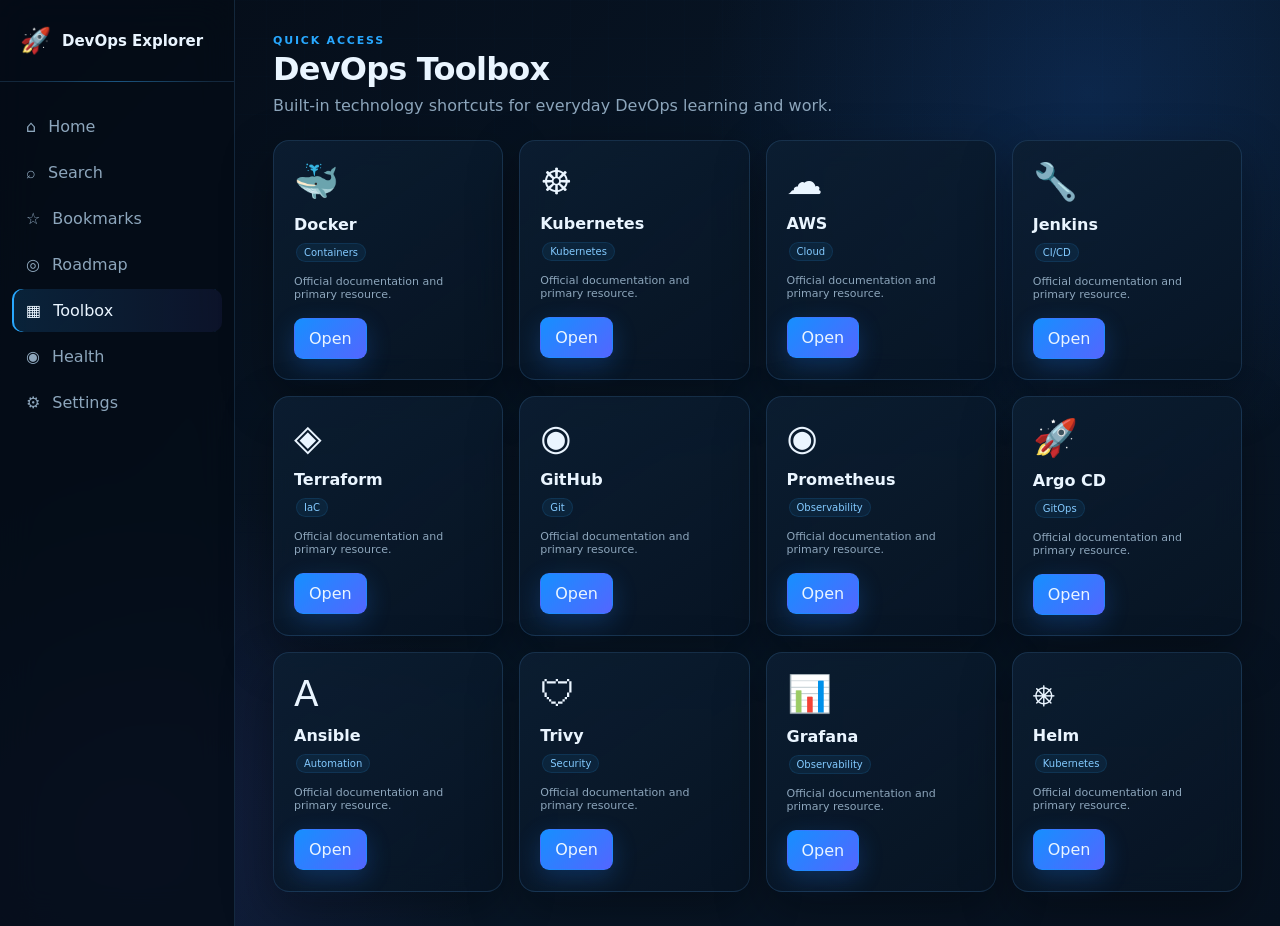
<file: chrome-extension/pages/toolbox/toolbox.html>
<!doctype html><html><head><meta charset="utf-8"><meta name="viewport" content="width=device-width,initial-scale=1"><title>DevOps Explorer — Toolbox</title><link rel="stylesheet" href="../../css/base.css"><link rel="stylesheet" href="../../css/dashboard.css"></head><body><div class="app-shell"><aside id="sidebar"></aside><main class="content"><header class="page-header"><div><p class="eyebrow">QUICK ACCESS</p><h1>DevOps Toolbox</h1><p>Built-in technology shortcuts for everyday DevOps learning and work.</p></div></header><section id="tools" class="toolbox-grid"></section></main></div><script src="../../js/ui.js"></script><script src="toolbox.js"></script></body></html>
</file>
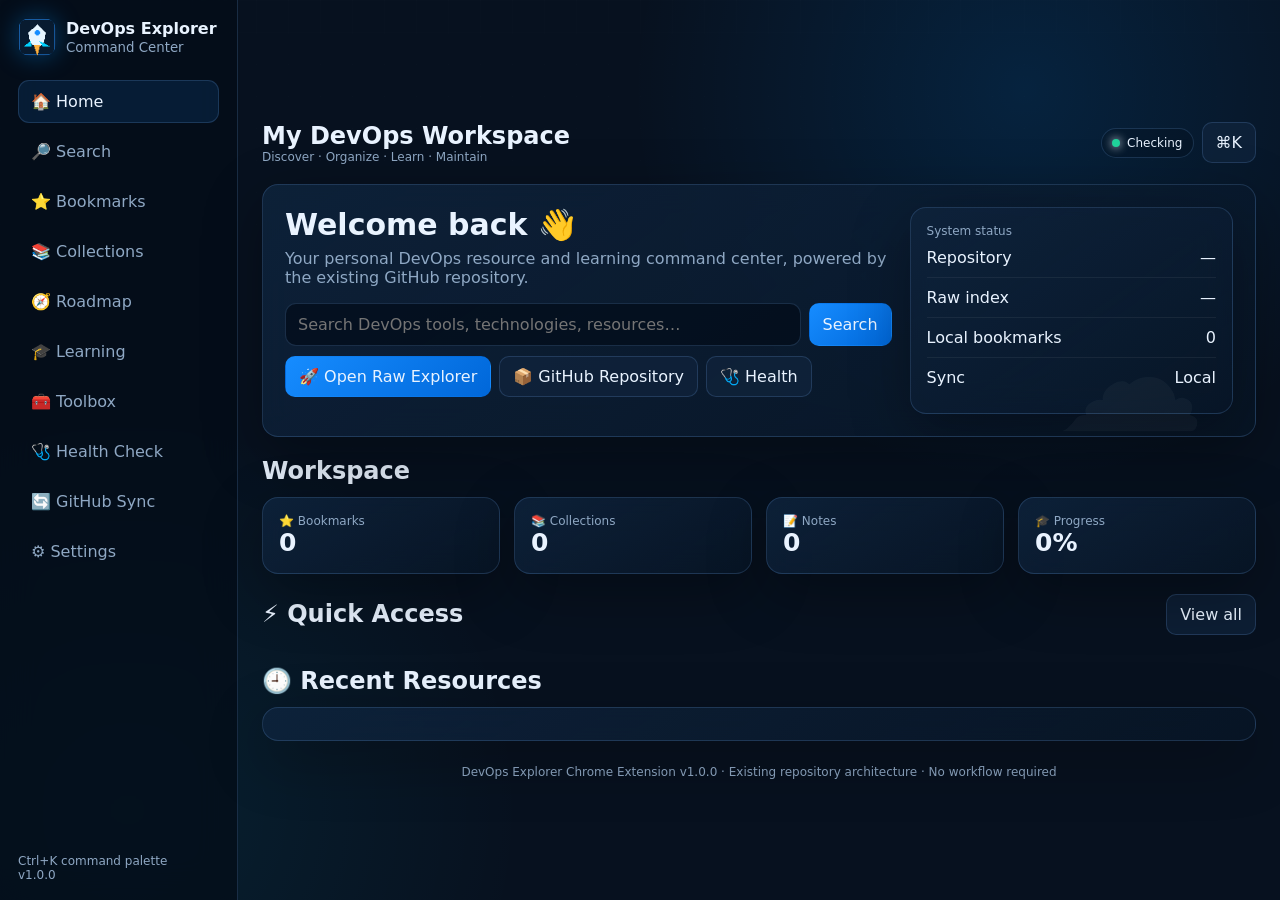
<file: devops-explorer-chrome-extension/pages/dashboard/dashboard.html>
<!doctype html><html><head><meta charset="utf-8"><meta name="viewport" content="width=device-width,initial-scale=1"><title>DevOps Explorer Command Center</title><link rel="stylesheet" href="../../css/app.css"></head><body><div class="app"><aside class="sidebar"><div class="brand"><img class="brand-icon" src="../../icons/icon48.png"><div>DevOps Explorer<small>Command Center</small></div></div><nav class="nav"><button data-section="home" class="active">🏠 Home</button><button data-section="search">🔎 Search</button><button data-section="bookmarks">⭐ Bookmarks</button><button data-section="collections">📚 Collections</button><button data-section="roadmap">🧭 Roadmap</button><button data-section="learning">🎓 Learning</button><button data-section="toolbox">🧰 Toolbox</button><button data-section="health">🩺 Health Check</button><button data-section="sync">🔄 GitHub Sync</button><button data-section="settings">⚙️ Settings</button></nav><div class="sidebar-bottom"><div class="small muted">Ctrl+K command palette</div><div class="small muted">v1.0.0</div></div></aside><main class="main"><div class="topbar"><div><h1 id="pageTitle">My DevOps Workspace</h1><div class="muted small">Discover · Organize · Learn · Maintain</div></div><div class="top-actions"><span id="githubStatus" class="status"><span class="dot"></span>Checking</span><button class="btn" id="paletteBtn">⌘K</button></div></div>
<section id="home" class="section active"><div class="card hero"><div><h2>Welcome back 👋</h2><p>Your personal DevOps resource and learning command center, powered by the existing GitHub repository.</p><div class="searchbar"><input id="globalSearch" class="input" placeholder="Search DevOps tools, technologies, resources…"><button class="btn primary" id="globalSearchBtn">Search</button></div><div class="toolbar" style="margin-top:10px"><button class="btn primary" id="openRaw">🚀 Open Raw Explorer</button><button class="btn" id="openRepo">📦 GitHub Repository</button><button class="btn" id="healthHome">🩺 Health</button></div></div><div class="card"><div class="label">System status</div><div class="health-row"><span>Repository</span><span id="homeRepo">—</span></div><div class="health-row"><span>Raw index</span><span id="homeRaw">—</span></div><div class="health-row"><span>Local bookmarks</span><span id="homeBookmarks">0</span></div><div class="health-row"><span>Sync</span><span id="homeSync">Local</span></div></div></div><div class="section-title"><h2>Workspace</h2></div><div class="grid grid-4"><div class="card"><div class="label">⭐ Bookmarks</div><div id="statBookmarks" class="stat">0</div></div><div class="card"><div class="label">📚 Collections</div><div id="statCollections" class="stat">0</div></div><div class="card"><div class="label">📝 Notes</div><div id="statNotes" class="stat">0</div></div><div class="card"><div class="label">🎓 Progress</div><div id="statProgress" class="stat">0%</div></div></div><div class="section-title"><h2>⚡ Quick Access</h2><button class="btn" data-section-jump="toolbox">View all</button></div><div id="quickAccess" class="quick-grid"></div><div class="section-title"><h2>🕘 Recent Resources</h2></div><div class="card" id="recentList"></div></section>
<section id="search" class="section"><div class="card"><div class="section-title"><h2>🔎 Advanced Resource Search</h2><button class="btn" id="githubSearchBtn">Search GitHub</button></div><div class="form-grid"><div class="field full"><label>Query</label><input id="searchQuery" class="input" placeholder="kubernetes ingress, terraform aws, jenkins pipeline…"></div><div class="field"><label>Categories</label><select id="searchCategory" class="select" multiple size="6"></select></div><div class="field"><label>Tags</label><input id="searchTags" class="input" placeholder="ingress, networking"></div><div class="field"><label>Type</label><select id="searchType" class="select"><option value="">Any</option><option>documentation</option><option>github-repository</option><option>tutorial</option><option>course</option><option>video</option><option>cheatsheet</option><option>tool</option></select></div><div class="field"><label>Difficulty</label><select id="searchDifficulty" class="select"><option value="">Any</option><option>beginner</option><option>intermediate</option><option>advanced</option></select></div><div class="field"><label>Filter mode</label><select id="filterMode" class="select"><option value="AND">AND — match all selected filters</option><option value="OR">OR — match any selected filters</option></select></div></div><div class="section-title"><h3>Built-in categories</h3></div><div id="categoryChips" class="chips"></div><div class="toolbar" style="margin-top:12px"><button class="btn primary" id="runSearch">🔎 Search local/GitHub data</button><button class="btn" id="clearSearch">Clear</button></div></div><div class="section-title"><h2>Results</h2><span id="resultCount" class="muted small">0 results</span></div><div class="table-wrap"><table class="table"><thead><tr><th>Resource</th><th>Category</th><th>Tags</th><th>Type</th><th>Difficulty</th><th>Actions</th></tr></thead><tbody id="resultsBody"></tbody></table></div></section>
<section id="bookmarks" class="section"><div class="card"><div class="section-title"><h2>⭐ My DevOps Library</h2><div class="toolbar"><button class="btn" id="importBookmarks">📥 Import JSON</button><button class="btn" id="exportBookmarks">📤 Export JSON</button><button class="btn primary" id="addBookmark">＋ Add Bookmark</button></div></div><div class="toolbar"><input id="bookmarkSearch" class="input" placeholder="Search bookmarks…"><select id="bookmarkCategory" class="select" style="max-width:220px"><option value="">All categories</option></select></div></div><div class="table-wrap" style="margin-top:14px"><table class="table"><thead><tr><th>Title</th><th>Category</th><th>Tags</th><th>Difficulty</th><th>Collection</th><th>Actions</th></tr></thead><tbody id="bookmarkBody"></tbody></table></div><input id="importFile" type="file" accept="application/json" hidden></section>
<section id="collections" class="section"><div class="card"><div class="section-title"><h2>📚 Collections</h2><button class="btn primary" id="newCollection">＋ New Collection</button></div><div id="collectionGrid" class="grid grid-3"></div></div></section>
<section id="roadmap" class="section"><div class="card"><div class="section-title"><h2>🧭 DevOps Learning Roadmap</h2><span class="status" id="roadmapProgress">0%</span></div><div id="roadmapList"></div></div></section>
<section id="learning" class="section"><div class="grid grid-2"><div class="card"><h2>🎓 Learning Mode</h2><p class="muted">Track each technology as Not Started, Learning or Completed.</p><div id="learningList"></div></div><div class="card"><h2>📈 Personal Progress</h2><div id="learningStats"></div></div></div></section>
<section id="toolbox" class="section"><div class="card"><div class="section-title"><h2>🧰 DevOps Toolbox</h2><input id="toolboxSearch" class="input" style="max-width:320px" placeholder="Filter tools…"></div><div id="toolboxGrid" class="quick-grid"></div></div></section>
<section id="health" class="section"><div class="card"><div class="section-title"><h2>🩺 Health & Diagnostics Center</h2><button class="btn primary" id="runFullHealth">Run Full Health Check</button></div><div id="healthRows"></div><div class="section-title"><h3>Terminal-style status</h3></div><pre id="terminal" class="card" style="white-space:pre-wrap;color:#9ef5cf">$ devops-explorer health
Waiting for check…</pre></div></section>
<section id="sync" class="section"><div class="grid grid-2"><div class="card"><h2>🔄 GitHub Bookmark Sync</h2><p class="muted">Raw GitHub is read-only. Push uses the GitHub Contents API with your own token.</p><div id="syncStats"></div><div class="toolbar" style="margin-top:14px"><button class="btn" id="pullBookmarks">⬇ Pull from GitHub</button><button class="btn primary" id="pushBookmarks">⬆ Push to GitHub</button><button class="btn" id="compareBookmarks">Compare</button></div></div><div class="card"><h2>🔐 Token & Permissions</h2><p class="muted">Use a fine-grained token with only the repository contents permission required for the bookmark file. Never commit the token.</p><button class="btn" data-section-jump="settings">Open Settings</button></div></div><div class="card" style="margin-top:14px"><h3>Sync log</h3><div id="syncLog" class="muted small">No sync activity yet.</div></div></section>
<section id="settings" class="section"><div class="card"><div class="section-title"><h2>⚙️ Settings</h2><button class="btn primary" id="saveSettings">Save Settings</button></div><div class="form-grid"><div class="field full"><label>GitHub Repository URL</label><input id="repositoryUrl" class="input" placeholder="https://github.com/OWNER/REPO"></div><div class="field"><label>Branch</label><input id="branch" class="input" value="main"></div><div class="field"><label>Raw Base URL</label><input id="rawBaseUrl" class="input" placeholder="https://raw.githubusercontent.com/OWNER/REPO/main"></div><div class="field full"><label>Raw index.html URL</label><input id="rawIndexUrl" class="input" placeholder="https://raw.githubusercontent.com/OWNER/REPO/main/index.html"></div><div class="field"><label>Bookmark database path</label><input id="bookmarkPath" class="input" value="chrome-extension/bookmark-db/bookmarks.json"></div><div class="field"><label>Categories path</label><input id="categoriesPath" class="input" value="chrome-extension/bookmark-db/categories.json"></div><div class="field"><label>GitHub fine-grained token</label><input id="token" class="input" type="password" autocomplete="off" placeholder="Optional — for push sync"></div><div class="field"><label>Theme</label><select id="theme" class="select"><option value="dark">Dark</option><option value="light">Light</option><option value="system">System</option></select></div><div class="field"><label>Accent</label><select id="accent" class="select"><option value="blue">DevOps Blue</option><option value="purple">Cyber Purple</option><option value="green">Terminal Green</option><option value="orange">Cloud Orange</option></select></div><div class="field"><label>Auto health checks</label><label class="switch"><input id="autoHealth" type="checkbox"> Run checks when dashboard opens</label></div></div><div class="section-title"><h3>Developer diagnostics</h3></div><div id="settingsDiagnostics" class="muted small"></div></div></section>
<div class="footer">DevOps Explorer Chrome Extension v1.0.0 · Existing repository architecture · No workflow required</div></main></div><div id="modal" class="modal"><div class="modal-card card" id="modalContent"></div></div><div id="palette" class="palette"><div class="palette-box"><input id="paletteInput" placeholder="Search commands…"><div id="commands"></div></div></div><div id="toast" class="toast"></div><script type="module" src="dashboard.js"></script></body></html>
</file>
<file: css/style.css>
/*
============================================================
CHARLIE MJ DEVOPS EXPLORER
style.css
============================================================

Single stylesheet loaded by index.html.

It combines the project's functional base styles with the
current visual theme. GitHub result cards and responsive
interaction rules are maintained here so there is one CSS
source of truth.

Former component/responsive/theme CSS files are no longer
loaded by index.html.
============================================================
*/


/*
============================================================
CHARLIE MJ DEVOPS EXPLORER
style.css
============================================================

MAIN WEBSITE STYLESHEET

Designed for the current index.html.

CONTROLS:

    - Global design system
    - Engineering background
    - Navigation
    - Hero section
    - DevOps engineer image
    - GitHub search
    - Search filters
    - Repository results
    - Feature cards
    - Cloud providers
    - Technology map
    - Kubernetes / containers
    - DevOps pipeline
    - Infrastructure as Code
    - Automation
    - DevSecOps
    - Observability
    - Stack builder
    - Learning architecture
    - CTA
    - Footer
    - Technology modal
    - Accessibility
    - Responsive layouts

IMPORTANT:

Clickable technology elements use:

    data-technology="docker"

The value must match a technology key inside:

    devops-data.js

============================================================
*/


/* ============================================================
   01. DESIGN VARIABLES
   ============================================================ */

:root {

    /* ---------- Core Background ---------- */

    --bg:
        #05080d;

    --bg-secondary:
        #070c13;

    --bg-tertiary:
        #0a1019;


    /* ---------- Panels ---------- */

    --panel:
        rgba(10, 17, 27, 0.78);

    --panel-strong:
        rgba(10, 17, 27, 0.96);

    --panel-soft:
        rgba(255, 255, 255, 0.025);


    /* ---------- Borders ---------- */

    --border:
        rgba(148, 163, 184, 0.12);

    --border-strong:
        rgba(148, 163, 184, 0.22);


    /* ---------- Text ---------- */

    --text:
        #f8fafc;

    --text-secondary:
        #cbd5e1;

    --text-muted:
        #64748b;


    /* ---------- Accent Colors ---------- */

    --green:
        #22c55e;

    --green-light:
        #86efac;

    --green-dark:
        #16a34a;

    --blue:
        #3b82f6;

    --cyan:
        #22d3ee;

    --purple:
        #a855f7;

    --orange:
        #f59e0b;

    --red:
        #ef4444;

    --yellow:
        #eab308;


    /* ---------- Layout ---------- */

    --container:
        1280px;

    --content-width:
        980px;


    /* ---------- Radius ---------- */

    --radius:
        18px;

    --radius-small:
        10px;


    /* ---------- Typography ---------- */

    --font-main:
        "Inter", sans-serif;

    --font-code:
        "JetBrains Mono", monospace;


    /* ---------- Shadows ---------- */

    --shadow:
        0 25px 80px rgba(0, 0, 0, 0.35);

    --shadow-small:
        0 10px 30px rgba(0, 0, 0, 0.25);


    /* ---------- Transitions ---------- */

    --transition:
        0.22s ease;

}


/* ============================================================
   02. GLOBAL RESET
   ============================================================ */

*,
*::before,
*::after {

    margin:
        0;

    padding:
        0;

    box-sizing:
        border-box;

}


html {

    scroll-behavior:
        smooth;

    scroll-padding-top:
        95px;

    color-scheme:
        dark;

}


body {

    min-height:
        100vh;

    overflow-x:
        hidden;

    color:
        var(--text);

    font-family:
        var(--font-main);

    background:

        radial-gradient(
            circle at 10% 0%,
            rgba(34, 197, 94, 0.09),
            transparent 25%
        ),

        radial-gradient(
            circle at 90% 5%,
            rgba(59, 130, 246, 0.10),
            transparent 28%
        ),

        radial-gradient(
            circle at 50% 55%,
            rgba(168, 85, 247, 0.055),
            transparent 30%
        ),

        var(--bg);

}


body,
button,
input,
select {

    font-family:
        var(--font-main);

}


button,
input,
select {

    font: inherit;

}


button {

    cursor:
        pointer;

}


button,
input,
select {

    outline:
        none;

}


button {

    border:
        0;

}


a {

    color:
        inherit;

    text-decoration:
        none;

}


img {

    display:
        block;

    max-width:
        100%;

}


::selection {

    background:
        rgba(34, 197, 94, 0.25);

    color:
        var(--text);

}


::-webkit-scrollbar {

    width:
        8px;

}


::-webkit-scrollbar-track {

    background:
        var(--bg);

}


::-webkit-scrollbar-thumb {

    border-radius:
        999px;

    background:
        rgba(100, 116, 139, 0.35);

}


::-webkit-scrollbar-thumb:hover {

    background:
        rgba(34, 197, 94, 0.45);

}


/* ============================================================
   03. ENGINEERING BACKGROUND
   ============================================================ */

.background-system {

    position:
        fixed;

    inset:
        0;

    z-index:
        -10;

    overflow:
        hidden;

    pointer-events:
        none;

}


.background-grid {

    position:
        absolute;

    inset:
        0;

    background-image:

        linear-gradient(
            rgba(148, 163, 184, 0.035) 1px,
            transparent 1px
        ),

        linear-gradient(
            90deg,
            rgba(148, 163, 184, 0.035) 1px,
            transparent 1px
        );

    background-size:
        44px 44px;

    mask-image:
        linear-gradient(
            to bottom,
            black,
            black 65%,
            transparent
        );

}


.micro-grid {

    position:
        absolute;

    inset:
        0;

    opacity:
        0.30;

    background-image:

        linear-gradient(
            rgba(34, 197, 94, 0.025) 1px,
            transparent 1px
        ),

        linear-gradient(
            90deg,
            rgba(34, 197, 94, 0.025) 1px,
            transparent 1px
        );

    background-size:
        11px 11px;

}


.scan-line {

    position:
        absolute;

    top:
        -10%;

    left:
        0;

    right:
        0;

    height:
        1px;

    background:
        linear-gradient(
            90deg,
            transparent,
            rgba(34, 197, 94, 0.30),
            transparent
        );

    box-shadow:
        0 0 20px rgba(34, 197, 94, 0.20);

    animation:
        scanLine 10s linear infinite;

}


@keyframes scanLine {

    0% {

        transform:
            translateY(0);

        opacity:
            0;

    }

    10% {

        opacity:
            1;

    }

    90% {

        opacity:
            1;

    }

    100% {

        transform:
            translateY(110vh);

        opacity:
            0;

    }

}


.ambient {

    position:
        absolute;

    width:
        420px;

    height:
        420px;

    border-radius:
        50%;

    filter:
        blur(110px);

    opacity:
        0.50;

    animation:
        ambientFloat 12s ease-in-out infinite alternate;

}


.ambient-one {

    top:
        5%;

    left:
        -220px;

    background:
        rgba(34, 197, 94, 0.12);

}


.ambient-two {

    top:
        30%;

    right:
        -220px;

    background:
        rgba(59, 130, 246, 0.12);

    animation-delay:
        -4s;

}


.ambient-three {

    top:
        70%;

    left:
        35%;

    background:
        rgba(168, 85, 247, 0.07);

    animation-delay:
        -8s;

}


@keyframes ambientFloat {

    from {

        transform:
            translate3d(0, 0, 0);

    }

    to {

        transform:
            translate3d(35px, -25px, 0);

    }

}


/* ============================================================
   04. FLOATING DEVOPS NODES
   ============================================================ */

.tech-node {

    position:
        absolute;

    display:
        flex;

    align-items:
        center;

    gap:
        8px;

    padding:
        7px 10px;

    border:
        1px solid rgba(148, 163, 184, 0.10);

    border-radius:
        8px;

    background:
        rgba(7, 12, 20, 0.55);

    backdrop-filter:
        blur(10px);

    color:
        rgba(203, 213, 225, 0.40);

    font-family:
        var(--font-code);

    font-size:
        9px;

    opacity:
        0.55;

    animation:
        nodeFloat 8s ease-in-out infinite;

}


.tech-node strong {

    color:
        rgba(34, 197, 94, 0.65);

}


.node-linux {

    top:
        18%;

    left:
        4%;

}


.node-docker {

    top:
        32%;

    right:
        4%;

    animation-delay:
        -2s;

}


.node-kubernetes {

    top:
        48%;

    left:
        3%;

    animation-delay:
        -4s;

}


.node-terraform {

    top:
        62%;

    right:
        4%;

    animation-delay:
        -6s;

}


.node-aws {

    top:
        76%;

    left:
        7%;

    animation-delay:
        -1s;

}


.node-git {

    top:
        84%;

    right:
        8%;

    animation-delay:
        -5s;

}


@keyframes nodeFloat {

    0%,
    100% {

        transform:
            translateY(0);

    }

    50% {

        transform:
            translateY(-12px);

    }

}


/* ============================================================
   05. TOP STATUS BAR
   ============================================================ */

.top-status {

    position:
        relative;

    z-index:
        110;

    border-bottom:
        1px solid var(--border);

    background:
        rgba(4, 8, 13, 0.82);

    backdrop-filter:
        blur(18px);

    color:
        var(--text-muted);

    font-family:
        var(--font-code);

    font-size:
        10px;

}


.top-status-inner {

    width:
        min(
            var(--container),
            calc(100% - 40px)
        );

    min-height:
        32px;

    margin:
        0 auto;

    display:
        flex;

    align-items:
        center;

    justify-content:
        space-between;

    gap:
        20px;

}


.status-left,
.status-right {

    display:
        flex;

    align-items:
        center;

    gap:
        12px;

}


.status-dot {

    width:
        7px;

    height:
        7px;

    flex:
        0 0 auto;

    border-radius:
        50%;

    background:
        var(--green);

    box-shadow:
        0 0 12px rgba(34, 197, 94, 0.85);

}


/* ============================================================
   06. NAVIGATION
   ============================================================ */

.navbar {

    position:
        sticky;

    top:
        0;

    z-index:
        100;

    border-bottom:
        1px solid var(--border);

    background:
        rgba(5, 8, 13, 0.80);

    backdrop-filter:
        blur(22px);

}


.nav-inner {

    width:
        min(
            var(--container),
            calc(100% - 40px)
        );

    min-height:
        74px;

    margin:
        0 auto;

    display:
        flex;

    align-items:
        center;

    justify-content:
        space-between;

    gap:
        24px;

}


.brand {

    display:
        flex;

    align-items:
        center;

    gap:
        12px;

    min-width:
        max-content;

}


.brand-mark {

    width:
        42px;

    height:
        42px;

    flex:
        0 0 auto;

    display:
        grid;

    place-items:
        center;

    border:
        1px solid rgba(34, 197, 94, 0.30);

    border-radius:
        12px;

    background:
        rgba(34, 197, 94, 0.05);

    color:
        var(--green);

    font-family:
        var(--font-code);

    font-weight:
        700;

}


.brand-text strong {

    display:
        block;

    font-size:
        15px;

    line-height:
        1.2;

}


.brand-text strong span {

    color:
        var(--green);

}


.brand-text small {

    display:
        block;

    margin-top:
        3px;

    color:
        var(--text-muted);

    font-family:
        var(--font-code);

    font-size:
        9px;

}


.nav-links {

    display:
        flex;

    align-items:
        center;

    justify-content:
        center;

    gap:
        3px;

    flex:
        1;

}


.nav-links a {

    padding:
        9px 12px;

    border-radius:
        8px;

    color:
        var(--text-muted);

    font-size:
        12px;

    transition:
        var(--transition);

}


.nav-links a:hover,
.nav-links a.active {

    background:
        rgba(148, 163, 184, 0.06);

    color:
        var(--text);

}


.github-button {

    display:
        inline-flex;

    align-items:
        center;

    justify-content:
        center;

    gap:
        7px;

    padding:
        9px 13px;

    flex:
        0 0 auto;

    border:
        1px solid var(--border);

    border-radius:
        9px;

    background:
        rgba(255, 255, 255, 0.025);

    color:
        var(--text-secondary);

    font-family:
        var(--font-code);

    font-size:
        10px;

    transition:
        var(--transition);

}


.github-button:hover {

    border-color:
        rgba(34, 197, 94, 0.30);

    color:
        var(--green-light);

    background:
        rgba(34, 197, 94, 0.05);

    transform:
        translateY(-1px);

}


/* ============================================================
   07. COMMON CONTAINER
   ============================================================ */

.container {

    width:
        min(
            var(--container),
            calc(100% - 40px)
        );

    margin:
        0 auto;

}


/* ============================================================
   08. HERO SECTION
   ============================================================ */

.hero {

    position:
        relative;

    padding:
        78px 0 70px;

    text-align:
        center;

}


.hero .container {

    position:
        relative;

    z-index:
        2;

}


.terminal-label {

    display:
        inline-flex;

    align-items:
        center;

    gap:
        8px;

    padding:
        7px 12px;

    border:
        1px solid rgba(34, 197, 94, 0.18);

    border-radius:
        999px;

    background:
        rgba(34, 197, 94, 0.055);

    color:
        var(--green-light);

    font-family:
        var(--font-code);

    font-size:
        10px;

    letter-spacing:
        0.01em;

}


.terminal-label::before {

    content:
        "$";

    color:
        var(--green);

    font-weight:
        700;

}


.hero h1 {

    max-width:
        950px;

    margin:
        22px auto 16px;

    font-size:
        clamp(46px, 7vw, 82px);

    line-height:
        0.98;

    letter-spacing:
        -0.075em;

    font-weight:
        900;

}


.hero h1 .highlight {

    color:
        var(--green);

    text-shadow:
        0 0 45px rgba(34, 197, 94, 0.18);

}


.hero-description {

    max-width:
        700px;

    margin:
        0 auto;

    color:
        var(--text-muted);

    font-size:
        14px;

    line-height:
        1.8;

}


/* ============================================================
   09. DEVOPS ENGINEER HERO IMAGE

   IMPORTANT:

   The HTML contains:

       <div class="hero-engineer-image">
           <img src="assets/images/devops-engineer.png">
       </div>

   The image is intentionally constrained here so the PNG
   cannot dominate the hero section.

============================================================ */

.hero-engineer-image {

    position:
        relative;

    width:
        min(100%, 700px);

    height:
        280px;

    margin:
        28px auto 30px;

    display:
        flex;

    align-items:
        center;

    justify-content:
        center;

    overflow:
        hidden;

    border:
        1px solid rgba(148, 163, 184, 0.10);

    border-radius:
        22px;

    background:

        radial-gradient(
            circle at center,
            rgba(34, 197, 94, 0.07),
            transparent 55%
        ),

        rgba(7, 12, 20, 0.42);

    box-shadow:
        0 25px 70px rgba(0, 0, 0, 0.28);

}


/* Subtle green frame */

.hero-engineer-image::before {

    content:
        "";

    position:
        absolute;

    inset:
        0;

    border:
        1px solid rgba(34, 197, 94, 0.08);

    border-radius:
        inherit;

    pointer-events:
        none;

}


/* Soft glow behind image */

.hero-engineer-image::after {

    content:
        "";

    position:
        absolute;

    width:
        65%;

    height:
        65%;

    left:
        50%;

    top:
        50%;

    transform:
        translate(-50%, -50%);

    border-radius:
        50%;

    background:
        rgba(34, 197, 94, 0.08);

    filter:
        blur(65px);

    pointer-events:
        none;

}


/*
   The image itself.

   contain is intentional:
   it prevents the engineer PNG from being cropped.
*/

.hero-engineer-image img {

    position:
        relative;

    z-index:
        2;

    width:
        100%;

    height:
        100%;

    object-fit:
        contain;

    object-position:
        center;

    padding:
        12px 28px;

    filter:
        drop-shadow(
            0 20px 35px rgba(0, 0, 0, 0.35)
        );

    transition:
        transform 0.35s ease,
        filter 0.35s ease;

}


.hero-engineer-image:hover img {

    transform:
        scale(1.025);

    filter:
        drop-shadow(
            0 24px 42px rgba(0, 0, 0, 0.42)
        );

}


/* ============================================================
   10. SEARCH SYSTEM
   ============================================================ */

.search-area {

    width:
        min(100%, var(--content-width));

    margin:
        0 auto;

}


.search-box {

    display:
        flex;

    align-items:
        center;

    gap:
        10px;

    padding:
        7px;

    border:
        1px solid rgba(148, 163, 184, 0.17);

    border-radius:
        16px;

    background:
        rgba(10, 17, 27, 0.90);

    box-shadow:
        0 30px 100px rgba(0, 0, 0, 0.40);

    backdrop-filter:
        blur(18px);

}


.search-box:focus-within {

    border-color:
        rgba(34, 197, 94, 0.32);

    box-shadow:
        0 30px 100px rgba(0, 0, 0, 0.40),
        0 0 0 3px rgba(34, 197, 94, 0.05);

}


.search-icon {

    width:
        45px;

    flex:
        0 0 auto;

    display:
        grid;

    place-items:
        center;

    color:
        var(--green);

    font-size:
        24px;

}


#searchInput {

    flex:
        1;

    min-width:
        0;

    padding:
        15px 8px;

    border:
        0;

    background:
        transparent;

    color:
        var(--text);

    font-size:
        15px;

}


#searchInput::placeholder {

    color:
        var(--text-muted);

}


#searchInput:focus {

    outline:
        none;

}


#searchButton {

    min-height:
        46px;

    padding:
        0 19px;

    border:
        0;

    border-radius:
        10px;

    background:
        var(--green);

    color:
        #031108;

    font-weight:
        800;

    white-space:
        nowrap;

    transition:
        var(--transition);

}


#searchButton:hover {

    background:
        var(--green-light);

    transform:
        translateY(-1px);

}


.search-types {

    display:
        flex;

    flex-wrap:
        wrap;

    justify-content:
        center;

    gap:
        7px;

    margin-top:
        14px;

}


.search-type {

    padding:
        7px 12px;

    border:
        1px solid var(--border);

    border-radius:
        999px;

    background:
        rgba(255, 255, 255, 0.025);

    color:
        var(--text-muted);

    font-size:
        11px;

    transition:
        var(--transition);

}


.search-type.active,
.search-type:hover {

    border-color:
        rgba(34, 197, 94, 0.30);

    color:
        var(--green-light);

    background:
        rgba(34, 197, 94, 0.06);

}


.quick-searches {

    display:
        flex;

    flex-wrap:
        wrap;

    justify-content:
        center;

    gap:
        8px;

    margin-top:
        17px;

}


.quick-searches button {

    padding:
        7px 11px;

    border:
        1px solid var(--border);

    border-radius:
        7px;

    background:
        rgba(255, 255, 255, 0.018);

    color:
        var(--text-muted);

    font-family:
        var(--font-code);

    font-size:
        9px;

    transition:
        var(--transition);

}


.quick-searches button:hover {

    border-color:
        rgba(34, 197, 94, 0.30);

    color:
        var(--green-light);

    background:
        rgba(34, 197, 94, 0.04);

    transform:
        translateY(-1px);

}


/* ============================================================
   11. SEARCH FILTERS
   ============================================================ */

.filters {

    display:
        grid;

    grid-template-columns:
        repeat(3, 1fr);

    gap:
        10px;

    margin-top:
        18px;

    padding:
        14px;

    border:
        1px solid var(--border);

    border-radius:
        14px;

    background:
        rgba(10, 17, 27, 0.55);

}


.filter label {

    display:
        block;

    margin-bottom:
        6px;

    color:
        var(--text-muted);

    font-family:
        var(--font-code);

    font-size:
        9px;

    text-transform:
        uppercase;

}


.filter select {

    width:
        100%;

    min-height:
        40px;

    padding:
        9px 10px;

    border:
        1px solid var(--border);

    border-radius:
        8px;

    background:
        var(--bg-secondary);

    color:
        var(--text-secondary);

    cursor:
        pointer;

}


.filter select:hover {

    border-color:
        rgba(148, 163, 184, 0.25);

}


.filter select:focus {

    border-color:
        rgba(34, 197, 94, 0.35);

}


/* ============================================================
   12. COMMON SECTION
   ============================================================ */

.section {

    padding:
        75px 0;

}


.section[id] {

    scroll-margin-top:
        100px;

}


.section-header {

    display:
        flex;

    justify-content:
        space-between;

    gap:
        30px;

    margin-bottom:
        28px;

}


.section-kicker {

    margin-bottom:
        9px;

    color:
        var(--green);

    font-family:
        var(--font-code);

    font-size:
        10px;

    text-transform:
        uppercase;

    letter-spacing:
        0.08em;

}


.section-title {

    font-size:
        clamp(28px, 4vw, 42px);

    line-height:
        1.1;

    letter-spacing:
        -0.045em;

}


.section-description {

    max-width:
        700px;

    margin-top:
        9px;

    color:
        var(--text-muted);

    line-height:
        1.7;

}


/* ============================================================
   13. GITHUB RESULTS
   ============================================================ */

#repositoryResults {

    scroll-margin-top:
        100px;

}


.results-panel {

    padding:
        24px;

    border:
        1px solid var(--border);

    border-radius:
        var(--radius);

    background:
        rgba(10, 17, 27, 0.70);

    box-shadow:
        var(--shadow);

}

















.tags {

    display:
        flex;

    flex-wrap:
        wrap;

    gap:
        6px;

    margin-top:
        15px;

}


.tag {

    padding:
        4px 7px;

    border:
        1px solid var(--border);

    border-radius:
        5px;

    color:
        var(--text-muted);

    font-family:
        var(--font-code);

    font-size:
        9px;

}


/* ============================================================
   14. FEATURE CARDS
   ============================================================ */

.feature-grid {

    display:
        grid;

    grid-template-columns:
        repeat(4, 1fr);

    gap:
        14px;

}














.feature-index {

    color:
        var(--green);

    font-family:
        var(--font-code);

    font-size:
        10px;

}








.feature-tools {

    position:
        relative;

    z-index:
        2;

    display:
        flex;

    flex-wrap:
        wrap;

    gap:
        6px;

    margin-top:
        15px;

}


/* ============================================================
   15. CLICKABLE TECHNOLOGY SYSTEM
   ============================================================ */

[data-technology] {

    cursor:
        pointer;

}


[data-technology]:focus-visible {

    outline:
        2px solid var(--green);

    outline-offset:
        3px;

}


.technology-pill {

    display:
        inline-flex;

    align-items:
        center;

    justify-content:
        center;

    padding:
        7px 10px;

    border:
        1px solid var(--border);

    border-radius:
        999px;

    background:
        rgba(255, 255, 255, 0.025);

    color:
        var(--text-secondary);

    font-family:
        var(--font-code);

    font-size:
        10px;

    line-height:
        1.2;

    transition:
        var(--transition);

}


.technology-pill:hover {

    border-color:
        rgba(34, 197, 94, 0.35);

    background:
        rgba(34, 197, 94, 0.07);

    color:
        var(--green-light);

    transform:
        translateY(-2px);

}


/* ============================================================
   16. CLOUD PROVIDERS
   ============================================================ */

.cloud-card {

    min-height:
        210px;

}


.cloud-symbol {

    width:
        46px;

    height:
        46px;

    display:
        grid;

    place-items:
        center;

    border:
        1px solid var(--border);

    border-radius:
        12px;

    background:
        rgba(255, 255, 255, 0.025);

    color:
        var(--green-light);

    font-family:
        var(--font-code);

    font-weight:
        800;

}


/* ============================================================
   17. TECHNOLOGY MAP
   ============================================================ */

.technologies-map {

    scroll-margin-top:
        100px;

}


.technology-grid {

    display:
        grid;

    grid-template-columns:
        repeat(4, 1fr);

    gap:
        14px;

}

















.tech-logo {

    width:
        42px;

    height:
        42px;

    display:
        grid;

    place-items:
        center;

    border:
        1px solid var(--border);

    border-radius:
        10px;

    background:
        rgba(255, 255, 255, 0.025);

    color:
        var(--green-light);

    font-family:
        var(--font-code);

    font-size:
        11px;

    font-weight:
        700;

}


.technology-name {

    margin-top:
        16px;

    font-weight:
        700;

}


.technology-category {

    margin-top:
        5px;

    color:
        var(--text-muted);

    font-family:
        var(--font-code);

    font-size:
        9px;

}


/* ============================================================
   18. CONTAINERS + KUBERNETES
   ============================================================ */

.cluster-layout {

    display:
        grid;

    grid-template-columns:
        1fr 1fr;

    gap:
        18px;

}


.cluster-panel {

    padding:
        25px;

    border:
        1px solid var(--border);

    border-radius:
        var(--radius);

    background:
        rgba(10, 17, 27, 0.72);

}


.cluster-title {

    display:
        flex;

    align-items:
        center;

    gap:
        13px;

    padding:
        14px;

    border:
        1px solid var(--border);

    border-radius:
        12px;

    background:
        rgba(255, 255, 255, 0.018);

}


.cluster-title strong {

    font-size:
        20px;

}


.cluster-level {

    margin-top:
        12px;

    padding:
        14px;

    border:
        1px solid var(--border);

    border-radius:
        10px;

    background:
        rgba(255, 255, 255, 0.015);

}


.cluster-level strong {

    color:
        var(--green-light);

}


.cluster-level p {

    margin-top:
        6px;

    color:
        var(--text-muted);

    font-size:
        12px;

    line-height:
        1.6;

}


/* ============================================================
   19. DEVOPS PIPELINE
   ============================================================ */

.pipeline {

    display:
        flex;

    align-items:
        center;

    justify-content:
        center;

    flex-wrap:
        wrap;

    gap:
        10px;

    padding:
        25px;

    border:
        1px solid var(--border);

    border-radius:
        var(--radius);

    background:
        rgba(10, 17, 27, 0.72);

}


.pipeline-node {

    min-width:
        110px;

    padding:
        13px;

    border:
        1px solid var(--border);

    border-radius:
        10px;

    background:
        rgba(255, 255, 255, 0.018);

    text-align:
        center;

    transition:
        var(--transition);

}


.pipeline-node:hover {

    border-color:
        rgba(34, 197, 94, 0.25);

    transform:
        translateY(-2px);

}


.pipeline-node span {

    display:
        block;

    margin-bottom:
        5px;

    color:
        var(--text-muted);

    font-family:
        var(--font-code);

    font-size:
        8px;

}


.pipeline-node strong {

    font-size:
        12px;

}


.pipeline-arrow {

    color:
        var(--green);

    font-size:
        18px;

    user-select:
        none;

}


/* ============================================================
   20. INFRASTRUCTURE AS CODE
   ============================================================ */




#iac .feature-tools,
#security .feature-tools {

    margin-top:
        0;

}


/* ============================================================
   21. STACK FLOW
   ============================================================ */

.stack-flow {

    display:
        grid;

    grid-template-columns:
        repeat(7, 1fr);

    gap:
        8px;

    align-items:
        stretch;

}


.stack-node {

    min-height:
        82px;

    padding:
        15px 10px;

    display:
        flex;

    flex-direction:
        column;

    align-items:
        center;

    justify-content:
        center;

    border:
        1px solid var(--border);

    border-radius:
        10px;

    background:
        rgba(255, 255, 255, 0.018);

    text-align:
        center;

    transition:
        var(--transition);

}


.stack-node:hover {

    border-color:
        rgba(34, 197, 94, 0.30);

    background:
        rgba(34, 197, 94, 0.035);

    transform:
        translateY(-3px);

}


.stack-node small {

    display:
        block;

    margin-bottom:
        6px;

    color:
        var(--text-muted);

    font-family:
        var(--font-code);

    font-size:
        8px;

}


.stack-node strong {

    font-size:
        12px;

}


/* ============================================================
   22. LEARNING FLOW
   ============================================================ */

.flow-map {

    display:
        grid;

    grid-template-columns:
        repeat(3, 1fr);

    gap:
        15px;

}


.flow-card {

    padding:
        24px;

    border:
        1px solid var(--border);

    border-radius:
        var(--radius);

    background:
        rgba(10, 17, 27, 0.65);

    transition:
        var(--transition);

}


.flow-card:hover {

    border-color:
        rgba(34, 197, 94, 0.22);

    transform:
        translateY(-3px);

}


.flow-number {

    color:
        var(--green);

    font-family:
        var(--font-code);

    font-size:
        12px;

}


.flow-title {

    margin-top:
        18px;

    font-size:
        20px;

    font-weight:
        800;

}


.flow-text {

    margin-top:
        9px;

    color:
        var(--text-muted);

    font-size:
        13px;

    line-height:
        1.7;

}


/* ============================================================
   23. CTA
   ============================================================ */

.cta {

    padding:
        70px 25px;

    border:
        1px solid rgba(34, 197, 94, 0.15);

    border-radius:
        24px;

    background:

        radial-gradient(
            circle at center,
            rgba(34, 197, 94, 0.08),
            transparent 60%
        ),

        rgba(10, 17, 27, 0.65);

    text-align:
        center;

}


.cta h2 {

    font-size:
        clamp(28px, 5vw, 48px);

    letter-spacing:
        -0.05em;

}


.cta p {

    max-width:
        650px;

    margin:
        12px auto 0;

    color:
        var(--text-muted);

    line-height:
        1.7;

}


.cta-button {

    display:
        inline-flex;

    align-items:
        center;

    justify-content:
        center;

    margin-top:
        22px;

    padding:
        12px 18px;

    border:
        1px solid transparent;

    border-radius:
        10px;

    background:
        var(--green);

    color:
        #031108;

    font-weight:
        800;

    transition:
        var(--transition);

}


.cta-button:hover {

    background:
        var(--green-light);

    transform:
        translateY(-2px);

    box-shadow:
        0 10px 30px rgba(34, 197, 94, 0.15);

}


/* ============================================================
   24. FOOTER
   ============================================================ */

footer {

    margin-top:
        40px;

    border-top:
        1px solid var(--border);

    background:
        rgba(4, 8, 13, 0.70);

}


.footer-inner {

    min-height:
        80px;

    display:
        flex;

    align-items:
        center;

    justify-content:
        space-between;

    gap:
        20px;

}


.footer-brand {

    color:
        var(--text-muted);

    font-size:
        11px;

}


.footer-brand span {

    color:
        var(--green-light);

}


.footer-code {

    color:
        var(--text-muted);

    font-family:
        var(--font-code);

    font-size:
        9px;

}


/* ============================================================
   25. TECHNOLOGY MODAL
   ============================================================ */
















/* ============================================================
   26. ACCESSIBILITY
   ============================================================ */

button:focus-visible,
a:focus-visible,
select:focus-visible,
input:focus-visible {

    outline:
        2px solid var(--green);

    outline-offset:
        3px;

}





/* ============================================================
   27. REDUCED MOTION
   ============================================================ */

@media (prefers-reduced-motion: reduce) {

    html {

        scroll-behavior:
            auto;

    }

    *,
    *::before,
    *::after {

        animation-duration:
            0.01ms !important;

        animation-iteration-count:
            1 !important;

        transition-duration:
            0.01ms !important;

        scroll-behavior:
            auto !important;

    }

}


/* ============================================================
   28. RESPONSIVE DESIGN
   ============================================================ */


/* ------------------------------------------------------------
   LARGE TABLET / SMALL DESKTOP
   ------------------------------------------------------------ */

@media (max-width: 1100px) {

    .feature-grid {

        grid-template-columns:
            repeat(3, 1fr);

    }

    .technology-grid {

        grid-template-columns:
            repeat(3, 1fr);

    }

    .stack-flow {

        grid-template-columns:
            repeat(4, 1fr);

    }

}


/* ------------------------------------------------------------
   TABLET
   ------------------------------------------------------------ */

@media (max-width: 900px) {

    .nav-links {

        display:
            none;

    }

    .nav-inner {

        justify-content:
            space-between;

    }

    .feature-grid {

        grid-template-columns:
            repeat(2, 1fr);

    }

    .technology-grid {

        grid-template-columns:
            repeat(2, 1fr);

    }

    .filters {

        grid-template-columns:
            1fr;

    }

    .cluster-layout {

        grid-template-columns:
            1fr;

    }

    .flow-map {

        grid-template-columns:
            1fr;

    }

    .section-header {

        flex-direction:
            column;

    }

    .stack-flow {

        grid-template-columns:
            repeat(2, 1fr);

    }

    .hero-engineer-image {

        width:
            min(100%, 620px);

        height:
            250px;

    }

}


/* ------------------------------------------------------------
   MOBILE
   ------------------------------------------------------------ */

@media (max-width: 600px) {

    .container,
    .nav-inner,
    .top-status-inner {

        width:
            calc(100% - 24px);

    }


    .top-status-inner {

        min-height:
            30px;

    }


    .status-left {

        gap:
            8px;

        font-size:
            8px;

    }


    .status-right {

        display:
            none;

    }


    .hero {

        padding:
            55px 0 48px;

    }


    .terminal-label {

        font-size:
            9px;

    }


    .hero h1 {

        max-width:
            100%;

        margin-top:
            20px;

        font-size:
            clamp(38px, 13vw, 56px);

        letter-spacing:
            -0.065em;

    }


    .hero-description {

        max-width:
            100%;

        font-size:
            13px;

        line-height:
            1.7;

    }


    /*
       Mobile image is intentionally smaller.
       This prevents the PNG from taking the whole screen.
    */

    .hero-engineer-image {

        width:
            100%;

        height:
            190px;

        margin:
            22px auto 24px;

        border-radius:
            16px;

    }


    .hero-engineer-image img {

        padding:
            8px 14px;

    }


    .search-box {

        flex-wrap:
            wrap;

        padding:
            6px;

    }


    .search-icon {

        width:
            36px;

    }


    #searchInput {

        width:
            calc(100% - 46px);

        padding:
            13px 5px;

        font-size:
            14px;

    }


    #searchButton {

        width:
            100%;

        min-height:
            44px;

    }


    .search-types {

        justify-content:
            flex-start;

    }


    .quick-searches {

        justify-content:
            flex-start;

    }


    .feature-grid {

        grid-template-columns:
            1fr;

    }


    .technology-grid {

        grid-template-columns:
            repeat(2, 1fr);

    }


    .section {

        padding:
            58px 0;

    }


    .results-panel {

        padding:
            18px;

    }


    .cluster-panel {

        padding:
            18px;

    }


    .pipeline {

        padding:
            18px;

    }


    .pipeline-arrow {

        display:
            none;

    }


    .pipeline-node {

        width:
            100%;

        min-width:
            0;

    }


    .stack-flow {

        grid-template-columns:
            repeat(2, 1fr);

    }


    .footer-inner {

        flex-direction:
            column;

        justify-content:
            center;

        padding:
            25px 0;

        text-align:
            center;

    }


    .node-linux,
    .node-docker,
    .node-kubernetes,
    .node-terraform,
    .node-aws,
    .node-git {

        display:
            none;

    }


    .cta {

        padding:
            50px 20px;

    }

}


/* ------------------------------------------------------------
   SMALL MOBILE
   ------------------------------------------------------------ */

@media (max-width: 420px) {

    .container,
    .nav-inner,
    .top-status-inner {

        width:
            calc(100% - 20px);

    }


    .brand {

        gap:
            9px;

    }


    .brand-mark {

        width:
            38px;

        height:
            38px;

        border-radius:
            10px;

    }


    .brand-text strong {

        font-size:
            13px;

    }


    .brand-text small {

        display:
            none;

    }


    .github-button {

        padding:
            8px 10px;

        font-size:
            9px;

    }


    .hero {

        padding:
            48px 0 42px;

    }


    .hero h1 {

        font-size:
            clamp(36px, 14vw, 50px);

    }


    .hero-engineer-image {

        height:
            165px;

        margin:
            20px auto 22px;

    }


    .hero-engineer-image img {

        padding:
            6px 10px;

    }


    .technology-grid {

        grid-template-columns:
            1fr;

    }


    .stack-flow {

        grid-template-columns:
            1fr;

    }


    .section {

        padding:
            52px 0;

    }


    .section-title {

        font-size:
            28px;

    }


    .feature-card {

        padding:
            19px;

    }


    .technology-modal {

        padding:
            12px;

    }


    .technology-modal-content {

        padding:
            22px;

        border-radius:
            16px;

    }

}


/*
============================================================
END OF style.css
============================================================

HTML LOAD ORDER:

<link rel="stylesheet" href="css/style.css">
<link rel="stylesheet" href="css/components.css">
<link rel="stylesheet" href="css/responsive.css">
<link rel="stylesheet" href="css/theme-redesign.css">

============================================================
*/

/* ============================================================
   CURRENT VISUAL THEME
   ============================================================ */

500;600;700;800&family=JetBrains+Mono:wght@400;500;600&display=swap"[bad string]


:root{
  --bg:#030814;--bg2:#061126;--panel:rgba(8,20,45,.72);--panel2:rgba(11,27,58,.8);
  --line:rgba(75,145,255,.24);--line2:rgba(108,91,255,.30);
  --text:#f4f8ff;--muted:#91a6c6;--cyan:#18d8ff;--blue:#278cff;--violet:#7957ff;--pink:#b34dff;--green:#28e6bb;
  --shadow:0 24px 80px rgba(0,0,0,.34);--radius:18px;
}
*{box-sizing:border-box}
html{scroll-behavior:smooth}
body.devops-explorer-page{
  margin:0;background:
    radial-gradient(circle at 12% 12%,rgba(0,153,255,.10),transparent 25%),
    radial-gradient(circle at 88% 16%,rgba(127,64,255,.11),transparent 27%),
    linear-gradient(180deg,#030814 0%,#061126 45%,#030814 100%);
  color:var(--text);font-family:Inter,system-ui,sans-serif;line-height:1.55;
}
body.devops-explorer-page a{color:inherit;text-decoration:none}
.container{width:min(1180px,calc(100% - 44px));margin-inline:auto}
.site-noise{position:fixed;inset:0;pointer-events:none;z-index:0;opacity:.06;background-image:linear-gradient(rgba(255,255,255,.04) 1px,transparent 1px),linear-gradient(90deg,rgba(255,255,255,.04) 1px,transparent 1px);background-size:42px 42px}
.site-glow{position:fixed;width:420px;height:420px;border-radius:50%;filter:blur(100px);opacity:.11;pointer-events:none;z-index:0}.glow-a{top:6%;left:-180px;background:#008cff}.glow-b{top:35%;right:-180px;background:#733dff}
.top-status-bar{position:relative;z-index:10;background:rgba(2,7,17,.84);border-bottom:1px solid rgba(93,135,205,.13);font:10px "JetBrains Mono",monospace;letter-spacing:.12em;color:#6e85a7}
.status-inner{min-height:28px;display:flex;align-items:center;justify-content:space-between}.status-indicator{display:inline-block;width:6px;height:6px;border-radius:50%;background:var(--green);box-shadow:0 0 12px var(--green);margin-right:8px}.status-separator{margin:0 9px;color:#415579}.status-version{margin-left:12px;color:#62c6ff}
.main-header{position:sticky;top:0;z-index:20;background:rgba(3,9,22,.72);backdrop-filter:blur(18px);border-bottom:1px solid rgba(102,153,255,.14)}
.nav-container{height:70px;display:flex;align-items:center;gap:30px}.brand{display:flex;align-items:center;gap:10px;min-width:190px}.brand-mark{width:34px;height:34px;border:1px solid rgba(39,213,255,.65);border-radius:10px;display:grid;place-items:center;color:var(--cyan);font-size:24px;line-height:1;background:linear-gradient(145deg,rgba(24,216,255,.15),rgba(121,87,255,.18));box-shadow:0 0 25px rgba(24,216,255,.12)}.brand-wordmark{display:flex;flex-direction:column;line-height:1.05}.brand-wordmark strong{font-size:13px;letter-spacing:.05em}.brand-wordmark small{font-size:9px;color:#7e9bc1;margin-top:4px}
.main-nav{display:flex;align-items:center;justify-content:space-between;gap:20px;flex:1}.nav-links-group{display:flex;align-items:center;gap:4px}.nav-link{padding:9px 11px!important;color:#a9bbd6!important;font-size:11px!important;border-radius:9px;transition:.2s}.nav-link:hover,.nav-link.active{color:#fff!important;background:rgba(44,143,255,.10)}.nav-link.active{box-shadow:inset 0 -2px 0 var(--cyan)}.nav-github{font-size:11px;padding:9px 14px;border:1px solid rgba(70,180,255,.42);border-radius:10px;color:#dcecff!important}.mobile-menu-button{display:none;background:none;border:0;color:white;font-size:22px}
.hero-section{position:relative;overflow:hidden;border-bottom:1px solid rgba(82,139,240,.16);min-height:470px;background:
  radial-gradient(circle at 78% 45%,rgba(28,166,255,.12),transparent 25%),
  radial-gradient(circle at 93% 30%,rgba(125,76,255,.16),transparent 27%);}
.hero-backdrop{position:absolute;inset:0;opacity:.10;background-image:url("../assets/images/devops-engineer.png");background-repeat:no-repeat;background-position:85% 48%;background-size:540px;filter:saturate(1.15) contrast(1.05)}
.hero-container{position:relative;z-index:1;min-height:470px;display:grid;grid-template-columns:1.05fr .95fr;align-items:center;gap:35px;padding:55px 0}.hero-content{max-width:650px}.eyebrow,.section-number{font:600 10px "JetBrains Mono",monospace;letter-spacing:.16em;color:#35cfff}.eyebrow span{display:inline-block;width:24px;height:1px;background:var(--cyan);vertical-align:middle;margin-right:8px}.hero-content h1{font-size:clamp(40px,5.2vw,72px);line-height:.96;letter-spacing:-.055em;margin:17px 0 14px;font-weight:800}.hero-content h1 span{background:linear-gradient(90deg,#20d9ff,#347eff,#9b55ff);-webkit-background-clip:text;background-clip:text;color:transparent}.hero-lead{font-size:15px;color:#b9c9e3;margin:0 0 12px}.hero-lead b{color:#39d7ff;margin:0 5px}.hero-description{max-width:620px;color:#9db1ce;font-size:14px;margin:0}.hero-actions{display:flex;gap:12px;margin-top:25px}.primary-btn,.secondary-btn,.outline-btn{display:inline-flex;align-items:center;gap:12px;padding:12px 17px;border-radius:12px;font-size:11px;font-weight:700;letter-spacing:.02em;transition:.2s}.primary-btn{color:#031022;background:linear-gradient(90deg,#25dcff,#337eff);box-shadow:0 10px 30px rgba(24,170,255,.20)}.primary-btn:hover{transform:translateY(-2px);box-shadow:0 15px 40px rgba(24,170,255,.32)}.secondary-btn,.outline-btn{border:1px solid rgba(70,170,255,.48);background:rgba(4,15,34,.46);color:#dcecff!important}.secondary-btn:hover,.outline-btn:hover{border-color:#37d4ff;background:rgba(29,116,255,.10)}.hero-capabilities{display:flex;flex-wrap:wrap;gap:9px;margin-top:20px}.hero-capabilities span{font:9px "JetBrains Mono",monospace;color:#7590b4;padding:6px 9px;border:1px solid rgba(79,139,218,.17);border-radius:999px;background:rgba(5,15,32,.55)}
.hero-art{height:380px;position:relative;display:grid;place-items:center}.hero-image-card{width:355px;height:355px;border:1px solid rgba(49,189,255,.42);border-radius:32px;background:radial-gradient(circle,rgba(18,128,255,.13),rgba(5,14,31,.18) 58%,transparent 70%);box-shadow:0 0 90px rgba(0,143,255,.14),inset 0 0 50px rgba(47,102,255,.08);display:grid;place-items:center;position:relative;z-index:2}.hero-image-card:before{content:"";position:absolute;inset:12px;border:1px dashed rgba(74,164,255,.22);border-radius:25px}.hero-image-card img{width:92%;height:92%;object-fit:contain;position:relative;z-index:1;filter:drop-shadow(0 25px 40px rgba(0,0,0,.45))}
.hero-orbit{position:absolute;border:1px solid rgba(46,176,255,.16);border-radius:50%;transform:rotate(-18deg)}.orbit-one{width:460px;height:230px}.orbit-two{width:370px;height:185px;transform:rotate(34deg)}
.floating-badge{position:absolute;z-index:3;padding:9px 11px;border:1px solid rgba(72,180,255,.45);border-radius:11px;background:rgba(5,15,34,.82);backdrop-filter:blur(10px);font:600 10px "JetBrains Mono",monospace;box-shadow:0 10px 30px rgba(0,0,0,.3)}.badge-aws{top:38px;right:55px}.badge-k8s{top:8px;left:105px}.badge-docker{right:4px;bottom:72px}.badge-tf{left:55px;bottom:68px}.badge-cli{left:15px;top:135px;color:#4de0ff}
.search-section{position:relative;z-index:2;padding:34px 0 50px;background:linear-gradient(180deg,#050d1c,#061126)}
.section-kicker{font:600 10px "JetBrains Mono",monospace;color:#6d85a9;letter-spacing:.15em;margin-bottom:10px}.search-shell{border:1px solid rgba(75,143,232,.25);border-radius:18px;background:rgba(7,18,39,.78);box-shadow:var(--shadow);padding:17px}.search-box{display:flex;gap:10px}.search-input-wrapper{flex:1;display:flex;align-items:center;border:1px solid rgba(75,145,255,.23);background:#030b18;border-radius:12px;min-width:0}.search-icon{font-size:21px;color:#45cfff;padding-left:15px}.search-input{width:100%;background:none!important;border:0!important;outline:0!important;color:#e9f3ff!important;padding:15px 13px;font-size:13px!important}.search-input::placeholder{color:#5f7598}.search-button{border:0;border-radius:11px;padding:0 24px;background:linear-gradient(90deg,#22ddff,#3281ff);color:#041022;font-weight:800;font-size:11px;min-width:120px}.search-button span{margin-left:9px}.search-type-selector{display:flex!important;flex-wrap:wrap;gap:6px!important;margin-top:12px!important;justify-content:flex-start!important}.search-type{border:1px solid rgba(73,128,206,.18)!important;background:rgba(11,25,52,.65)!important;color:#7e95b7!important;border-radius:8px!important;padding:8px 11px!important;font:10px "JetBrains Mono",monospace!important}.search-type.active,.search-type:hover{color:#dff7ff!important;border-color:#28cfff!important;background:rgba(27,154,255,.10)!important}.quick-search-section{display:flex;align-items:center;gap:14px;margin-top:13px}.quick-search-label{font:600 9px "JetBrains Mono",monospace;color:#4e6b94;white-space:nowrap}.quick-search-list{display:flex!important;flex-wrap:wrap;gap:7px!important;justify-content:flex-start!important}.quick-search{border:0;background:transparent;color:#75a1ce;font-size:10px;padding:3px 0}.quick-search:hover{color:#39d7ff}.filters{display:grid!important;grid-template-columns:repeat(4,minmax(0,1fr));gap:10px!important;margin-top:15px!important}.filter-group label{display:block;color:#5f7699;font:600 9px "JetBrains Mono",monospace;margin:0 0 6px}.filter-select{width:100%;appearance:auto;background:#061126!important;color:#9bb1d0!important;border:1px solid rgba(75,139,220,.2)!important;border-radius:9px;padding:10px!important;font-size:10px!important}
.results-section,.feature-section,.pipeline-section,.split-section,.categories-section,.technologies-map,.stack-section,.architecture-section,.cta-section{position:relative;z-index:1;padding:68px 0}.results-section{background:#030914}.section-heading-inline{display:flex;justify-content:space-between;align-items:end;gap:20px;margin-bottom:24px}.section-heading-inline h2,.section-heading h2,.feature-copy h2,.split-card h2,.cta-card h2{font-size:clamp(25px,3vw,39px);letter-spacing:-.04em;line-height:1.05;margin:8px 0}.result-meta{font-size:10px;color:#637b9e;font-family:"JetBrains Mono",monospace}.result-meta strong{color:#41dcff;font-size:18px}.result-meta span{margin-left:12px}.empty-state{grid-column:1/-1!important;min-height:160px!important;border:1px dashed rgba(69,142,224,.18);border-radius:14px!important;background:rgba(5,14,29,.45);display:grid;place-content:center;text-align:center;padding:30px}.empty-state-icon{color:#32d8ff!important;font-family:"JetBrains Mono",monospace}.empty-state-title{color:#cfe4ff!important;font-weight:700}.empty-state-description{color:#7188a8!important;font-size:11px}
.feature-section{background:linear-gradient(180deg,#061126,#07162d);border-block:1px solid rgba(77,132,223,.10)}.feature-section.alt{background:#040c19}.feature-layout{display:grid;grid-template-columns:280px 1fr;gap:45px;align-items:center}.feature-copy p{color:#8198ba;font-size:12px;margin:14px 0 20px}.feature-cards{display:grid;gap:11px}.feature-cards.four{grid-template-columns:repeat(4,1fr)}.feature-cards.compact{grid-template-columns:repeat(4,1fr)}.feature-card{min-height:155px;border:1px solid rgba(72,144,231,.24);border-radius:13px;background:linear-gradient(145deg,rgba(12,31,64,.8),rgba(5,14,31,.75));padding:18px;transition:.25s;position:relative;overflow:hidden}.feature-card:after{content:"";position:absolute;inset:auto 0 0;height:1px;background:linear-gradient(90deg,#1ad7ff,#6d5dff);opacity:.55}.feature-card:hover{transform:translateY(-3px);border-color:rgba(37,208,255,.5);box-shadow:0 18px 40px rgba(0,0,0,.25)}.feature-card h3{font-size:12px;margin:12px 0 7px}.feature-card p{font-size:10px;color:#7389aa;margin:0;line-height:1.55}.provider-icon,.mini-icon{display:inline-grid;place-items:center;width:42px;height:42px;border:1px solid rgba(67,179,255,.38);border-radius:11px;color:#54dfff;font-size:13px;font-weight:700}.provider-icon.azure{color:#4d8fff}.provider-icon.gcp{color:#49dbff}.provider-icon.other{color:#aa8cff;font-size:10px}.tool-stat{color:#32d9ff;font:700 20px "JetBrains Mono",monospace}.tool-stat small{display:block;color:#607a9f;font:9px Inter,sans-serif;margin-top:3px}
.pipeline-section{background:radial-gradient(circle at 20% 50%,rgba(0,126,255,.09),transparent 30%),#040c19}.pipeline-layout{grid-template-columns:260px 1fr}.pipeline-card{border:1px solid rgba(74,147,239,.28);border-radius:15px;padding:25px;display:flex;align-items:center;justify-content:space-between;background:rgba(5,15,33,.65);overflow:auto}.pipeline-step{min-width:80px;text-align:center;display:flex;flex-direction:column;align-items:center;gap:4px}.pipeline-step>b{font:9px "JetBrains Mono",monospace;color:#3ccfff}.pipeline-icon{width:43px;height:43px;border-radius:50%;display:grid;place-items:center;border:1px solid rgba(54,164,255,.6);background:#071a35;color:#4de0ff;font-size:14px}.pipeline-step strong{font-size:10px}.pipeline-step small{font-size:8px;color:#6c86a8}.pipeline-card>i{color:#4a96d9;font-style:normal}
.cluster-panel{border:1px solid rgba(58,158,255,.32);border-radius:15px;padding:20px;background:linear-gradient(145deg,rgba(7,24,51,.85),rgba(5,13,29,.85));min-height:250px;position:relative}.cluster-title{display:flex;gap:12px;align-items:center}.k8s-logo{display:grid;place-items:center;width:46px;height:46px;border-radius:12px;background:rgba(30,123,255,.14);border:1px solid #277fff;color:#48bfff;font:700 11px "JetBrains Mono",monospace}.cluster-title strong{display:block;font-size:13px}.cluster-title small{display:block;color:#7087a8;font-size:9px;margin-top:3px}.cluster-nodes{display:grid;grid-template-columns:1fr 1fr 1fr;gap:9px;margin:28px 0 15px;padding:14px;border:1px dashed rgba(57,160,255,.25);border-radius:12px;text-align:center}.cluster-nodes>span{grid-column:1/-1;font:10px "JetBrains Mono",monospace;color:#3ed6ff}.worker{border:1px solid rgba(72,135,219,.24);padding:12px;border-radius:9px}.worker b{display:block;font-size:9px}.worker em{font-size:8px;color:#667f9f;font-style:normal}.cluster-stack{display:flex;gap:8px;flex-wrap:wrap}.cluster-stack span,.tool-pills span,.language-pills span{font:9px "JetBrains Mono",monospace;padding:7px 9px;border-radius:7px;background:rgba(32,99,171,.10);border:1px solid rgba(62,145,230,.2);color:#86b8e7}
.split-section{padding:20px 0 70px;background:#040c19}.split-grid{display:grid;grid-template-columns:1fr 1fr;gap:12px}.split-card{border:1px solid rgba(74,137,224,.25);border-radius:15px;padding:28px;background:linear-gradient(145deg,rgba(14,25,54,.72),rgba(6,13,29,.8));min-height:250px}.split-card p{color:#8399b8;font-size:11px;max-width:450px}.tool-pills,.language-pills{display:flex;flex-wrap:wrap;gap:7px;margin:20px 0}.terminal-window{background:#030914;border:1px solid rgba(76,141,221,.28);border-radius:10px;padding:13px;margin-top:15px}.terminal-window code{font:10px/1.8 "JetBrains Mono",monospace;color:#7fcfff}.terminal-window code span{color:#40e0bd}
.section-heading{max-width:760px;margin-bottom:30px}.section-heading p{color:#7f96b7;font-size:12px}.category-grid{display:grid!important;grid-template-columns:repeat(3,1fr);gap:12px}.category-card{padding:20px!important;min-height:145px;border:1px solid rgba(69,137,220,.23)!important;background:rgba(7,19,41,.72)!important;border-radius:14px!important;transition:.2s}.category-card:hover{border-color:#2ad7ff!important;transform:translateY(-2px)}.category-number{font:9px "JetBrains Mono",monospace;color:#3cd9ff!important}.category-name{font-size:14px!important;font-weight:700;margin:13px 0 6px}.category-description{font-size:10px!important;color:#7188aa!important}.category-count{color:#35d7ba!important;font:9px "JetBrains Mono",monospace!important}
.technologies-map{background:#030914}.technology-toolbar{display:flex;justify-content:space-between;align-items:center;color:#637b9e;font:10px "JetBrains Mono",monospace;margin-bottom:12px}.technology-toolbar a{color:#40d9ff}.technology-grid{display:grid!important;grid-template-columns:repeat(4,1fr);gap:10px}.technology-card{padding:16px!important;min-height:175px;border:1px solid rgba(64,135,218,.19)!important;background:linear-gradient(145deg,rgba(7,20,43,.76),rgba(4,12,26,.75))!important;border-radius:12px!important;transition:.2s}.technology-card:hover{transform:translateY(-2px);border-color:rgba(42,216,255,.48)!important;box-shadow:0 14px 35px rgba(0,0,0,.25)}.tech-symbol{display:grid;place-items:center;width:34px;height:34px;border-radius:8px;background:rgba(36,139,255,.11);border:1px solid rgba(53,177,255,.26);color:#4edbff!important;font:600 9px "JetBrains Mono",monospace}.technology-name{font-size:12px!important;font-weight:700;margin-top:12px}.technology-category{font:8px "JetBrains Mono",monospace;color:#6f8aad!important;margin-top:4px}.technology-description{font-size:9px!important;color:#7086a5!important;line-height:1.5}
.stack-section{background:linear-gradient(180deg,#061126,#040b17)}.stack-flow{display:flex;align-items:center;justify-content:space-between;gap:8px;overflow:auto;padding-bottom:8px}.stack-flow>div{min-width:115px;padding:16px;border:1px solid rgba(65,143,231,.24);border-radius:11px;background:rgba(7,21,45,.7);font:9px "JetBrains Mono",monospace;color:#4ad9ff}.stack-flow b{display:block;color:#e8f3ff;font:700 12px Inter,sans-serif;margin:4px 0}.stack-flow small{color:#6f87aa;font:8px Inter,sans-serif}.stack-flow>i{font-style:normal;color:#3b9bdc}
.architecture-section{background:#030914}.learn-grid{display:grid;grid-template-columns:repeat(3,1fr);gap:12px}.learn-grid article{border:1px solid rgba(66,139,226,.23);border-radius:13px;padding:23px;background:rgba(7,19,40,.7)}.learn-grid article span{font:10px "JetBrains Mono",monospace;color:#3ddcff}.learn-grid h3{font-size:14px;margin:14px 0 7px}.learn-grid p{font-size:10px;color:#7289a9}
.cta-card{border:1px solid rgba(64,171,239,.3);border-radius:17px;padding:32px 38px;background:linear-gradient(100deg,rgba(6,39,64,.88),rgba(19,28,72,.72),rgba(37,24,78,.68));display:flex;justify-content:space-between;align-items:center;gap:25px;box-shadow:var(--shadow)}.cta-card h2{max-width:600px}.cta-card p{color:#8ca3c1;font-size:11px;margin:0}.cta-actions{display:flex;gap:9px;flex-shrink:0}
.site-footer{position:relative;z-index:1;background:#020711;border-top:1px solid rgba(71,132,215,.13);padding:42px 0 20px}.footer-grid{display:grid;grid-template-columns:2fr 1fr 1fr 1fr;gap:35px}.footer-grid p{font-size:10px;color:#627895;max-width:280px}.footer-grid>div:not(:first-child){display:flex;flex-direction:column;gap:9px}.footer-grid b{font:10px "JetBrains Mono",monospace;color:#d8e7fb;margin-bottom:5px}.footer-grid a:not(.brand){font-size:10px;color:#6e86a7}.footer-grid a:not(.brand):hover{color:#43d9ff}.footer-brand{margin-bottom:12px}.footer-bottom{border-top:1px solid rgba(69,121,190,.12);margin-top:30px;padding-top:17px;display:flex;justify-content:space-between;color:#526b8d;font:9px "JetBrains Mono",monospace}
@media (max-width:1050px){.nav-links-group{overflow:hidden}.nav-link{padding-inline:7px!important}.feature-layout{grid-template-columns:1fr;gap:25px}.feature-copy{max-width:680px}.feature-cards.four,.feature-cards.compact{grid-template-columns:repeat(2,1fr)}.technology-grid{grid-template-columns:repeat(3,1fr)}}
@media (max-width:820px){.container{width:min(100% - 28px,680px)}.top-status-bar .status-inner>div:last-child{display:none}.nav-container{height:62px}.main-nav{display:none;position:absolute;top:62px;left:14px;right:14px;padding:15px;flex-direction:column;align-items:stretch;background:#061126;border:1px solid var(--line);border-radius:13px}.main-nav.mobile-open{display:flex}.nav-links-group{display:grid;grid-template-columns:1fr 1fr}.nav-github{text-align:center}.mobile-menu-button{display:block;margin-left:auto}.hero-container{grid-template-columns:1fr;min-height:auto;padding:55px 0 35px}.hero-art{height:300px;order:-1}.hero-image-card{width:280px;height:280px}.hero-backdrop{background-position:center 20%;background-size:400px}.hero-content h1{font-size:44px}.filters{grid-template-columns:1fr 1fr!important}.category-grid{grid-template-columns:1fr 1fr}.technology-grid{grid-template-columns:1fr 1fr}.split-grid{grid-template-columns:1fr}.pipeline-layout{grid-template-columns:1fr}.pipeline-card{justify-content:flex-start}.section-heading-inline{align-items:start;flex-direction:column}.cta-card{flex-direction:column;align-items:flex-start}.footer-grid{grid-template-columns:1fr 1fr}}
@media (max-width:520px){.container{width:calc(100% - 22px)}.status-inner{font-size:8px}.brand{min-width:auto}.brand-wordmark small{display:none}.nav-links-group{grid-template-columns:1fr}.hero-content h1{font-size:38px}.hero-description{font-size:12px}.hero-actions{flex-direction:column;align-items:stretch}.hero-art{height:255px}.hero-image-card{width:235px;height:235px}.floating-badge{font-size:8px;padding:7px}.badge-k8s{left:35px}.badge-aws{right:25px}.badge-docker{right:-5px}.badge-tf{left:10px}.search-box{flex-direction:column}.search-button{height:45px}.quick-search-section{align-items:flex-start;flex-direction:column;gap:5px}.filters{grid-template-columns:1fr!important}.feature-cards.four,.feature-cards.compact,.category-grid,.technology-grid,.learn-grid{grid-template-columns:1fr}.pipeline-card{gap:18px}.pipeline-card>i{display:none}.pipeline-step{min-width:68px}.stack-flow{justify-content:flex-start}.cta-card{padding:24px}.footer-grid{grid-template-columns:1fr 1fr}.footer-bottom{flex-direction:column;gap:8px}}



/* ============================================================
   GITHUB RESULTS / INTERACTION LAYER
   ============================================================ */

/* Four cards on large screens, then progressively fewer columns. */
.repository-grid {
    display: grid;
    grid-template-columns: repeat(4, minmax(0, 1fr));
    gap: 16px;
    align-items: stretch;
}

.repo-card {
    position: relative;
    min-width: 0;
    min-height: 330px;
    display: flex;
    flex-direction: column;
    padding: 18px;
    overflow: hidden;
    border: 1px solid rgba(76,145,230,.22);
    border-radius: 15px;
    background: linear-gradient(145deg,rgba(10,27,58,.86),rgba(4,13,29,.90));
    box-shadow: 0 12px 35px rgba(0,0,0,.20);
    transition: transform .22s ease,border-color .22s ease,box-shadow .22s ease;
}

.repo-card:hover {
    transform: translateY(-4px);
    border-color: rgba(43,214,255,.55);
    box-shadow: 0 18px 45px rgba(0,0,0,.30),0 0 30px rgba(32,154,255,.07);
}

.repo-card::before {
    content: "";
    position: absolute;
    inset: 0 0 auto;
    height: 1px;
    background: linear-gradient(90deg,rgba(24,216,255,.8),rgba(121,87,255,.5),transparent);
}

.repo-header {
    display:flex;
    align-items:flex-start;
    justify-content:space-between;
    gap:12px;
    min-width:0;
}

.repo-header > div:first-child { min-width:0; }

.repo-name {
    display:block;
    overflow:hidden;
    color:#eaf5ff !important;
    font-size:13px;
    font-weight:800;
    line-height:1.35;
    text-overflow:ellipsis;
    white-space:nowrap;
}

.repo-name:hover { color:#43dcff !important; }

.repo-owner {
    margin-top:4px;
    overflow:hidden;
    color:#6885aa;
    font:9px "JetBrains Mono",monospace;
    text-overflow:ellipsis;
    white-space:nowrap;
}

.repo-description {
    display:-webkit-box;
    min-height:60px;
    margin:16px 0 14px;
    overflow:hidden;
    color:#91a8c8;
    font-size:10px;
    line-height:1.65;
    -webkit-box-orient:vertical;
    -webkit-line-clamp:4;
}

.tags {
    display:flex;
    flex-wrap:wrap;
    gap:6px;
    min-height:29px;
}

.tag {
    max-width:100%;
    padding:5px 7px;
    overflow:hidden;
    border:1px solid rgba(70,145,225,.18);
    border-radius:6px;
    background:rgba(32,99,171,.09);
    color:#7da7d2;
    font:8px "JetBrains Mono",monospace;
    text-overflow:ellipsis;
    white-space:nowrap;
}

.repo-stats {
    display:flex;
    flex-wrap:wrap;
    gap:12px;
    margin-top:auto;
    padding:14px 0;
    border-top:1px solid rgba(75,145,255,.10);
    border-bottom:1px solid rgba(75,145,255,.10);
}

.repo-stat {
    display:inline-flex;
    align-items:center;
    gap:4px;
    color:#617c9e;
    font-size:9px;
}

.repo-stat strong { color:#b9cde7; }
.stat-stars { color:#ffd166; }
.stat-forks { color:#4bdcff; }

.repo-footer {
    display:flex;
    align-items:center;
    justify-content:space-between;
    gap:10px;
    padding-top:13px;
}

.creator { display:flex; align-items:center; min-width:0; gap:8px; }

.avatar {
    width:34px;
    height:34px;
    flex:0 0 34px;
    display:block;
    overflow:hidden;
    border:1px solid rgba(67,176,255,.28);
    border-radius:9px;
    object-fit:cover;
}

.avatar-fallback {
    display:grid;
    place-items:center;
    background:rgba(35,118,200,.12);
    color:#50d9ff;
    font:700 9px "JetBrains Mono",monospace;
}

.creator-info { min-width:0; }
.creator-name,.creator-role { display:block; overflow:hidden; text-overflow:ellipsis; white-space:nowrap; }
.creator-name { max-width:110px; color:#b8cde8; font-size:9px; font-weight:700; }
.creator-role { margin-top:2px; color:#5e789b; font:7px "JetBrains Mono",monospace; }

.repo-actions { display:flex; align-items:center; gap:6px; }

.repo-action {
    padding:7px 9px;
    border:1px solid rgba(70,145,225,.22);
    border-radius:7px;
    background:rgba(7,22,44,.65);
    color:#8eb6df !important;
    font:8px "JetBrains Mono",monospace;
}

.repo-action:hover {
    border-color:rgba(43,214,255,.55);
    color:#4be0ff !important;
}

.bookmark {
    width:30px;
    height:30px;
    flex:0 0 30px;
    border:1px solid rgba(70,145,225,.18);
    border-radius:8px;
    background:rgba(5,18,38,.7);
    color:#6683a7;
    font-size:14px;
}

.bookmark:hover,.bookmark.saved {
    border-color:rgba(43,214,255,.45);
    color:#4be0ff;
}

/* All intended technology/search entry points look interactive. */
[data-technology],[data-search-query],.technology-pill { cursor:pointer; }

[data-technology]:focus-visible,
[data-search-query]:focus-visible,
.technology-pill:focus-visible,
.category-card:focus-visible,
.repo-action:focus-visible,
.bookmark:focus-visible {
    outline:2px solid #38d9ff;
    outline-offset:3px;
}

.category-card.active {
    border-color:rgba(43,214,255,.55) !important;
    box-shadow:0 0 28px rgba(32,154,255,.08);
}

.learn-grid article[data-search-query] { cursor:pointer; }

.repository-grid > .empty-state,
.repository-grid > .loading,
.repository-grid > .error-state { grid-column:1 / -1; }

@media (max-width:1240px) {
    .repository-grid { grid-template-columns:repeat(3,minmax(0,1fr)); }
}

@media (max-width:900px) {
    .repository-grid { grid-template-columns:repeat(2,minmax(0,1fr)); }
}

@media (max-width:560px) {
    .repository-grid { grid-template-columns:1fr; }
    .repo-card { min-height:0; }
    .repo-footer { align-items:flex-start; flex-direction:column; }
    .repo-actions { width:100%; }
    .repo-action { flex:1; text-align:center; }
}

/* ============================================================
   GITHUB SEARCH PAGINATION
   ============================================================ */

.repository-pagination {
    display: flex;
    flex-direction: column;
    align-items: center;
    gap: 12px;
    margin-top: 22px;
}

.pagination-summary {
    color: #6f89aa;
    font: 9px "JetBrains Mono", monospace;
    text-align: center;
}

.pagination-controls {
    display: flex;
    align-items: center;
    justify-content: center;
    flex-wrap: wrap;
    gap: 8px;
}

.pagination-pages {
    display: flex;
    align-items: center;
    gap: 5px;
    flex-wrap: wrap;
    justify-content: center;
}

.pagination-page,
.pagination-more {
    min-width: 34px;
    min-height: 34px;
    padding: 7px 11px;
    border: 1px solid rgba(70,145,225,.24);
    border-radius: 8px;
    background: rgba(7,22,44,.72);
    color: #8eb6df;
    cursor: pointer;
    font: 9px "JetBrains Mono", monospace;
    transition: .2s ease;
}

.pagination-more {
    border-color: rgba(43,214,255,.38);
    color: #4be0ff;
}

.pagination-page:hover,
.pagination-more:hover:not(:disabled),
.pagination-page.active {
    border-color: rgba(43,214,255,.62);
    background: rgba(20,100,155,.18);
    color: #e8f8ff;
}

.pagination-page.active {
    box-shadow: 0 0 18px rgba(32,154,255,.10);
}

.pagination-page:focus-visible,
.pagination-more:focus-visible {
    outline: 2px solid #38d9ff;
    outline-offset: 3px;
}

.pagination-more:disabled {
    opacity: .55;
    cursor: wait;
}

.pagination-ellipsis {
    min-width: 22px;
    color: #5d7698;
    text-align: center;
}

/* Search result total shown above the GitHub grid. */
.result-count {
    margin-top: 7px;
    color: #4bdcff;
    font: 9px "JetBrains Mono", monospace;
}



/* Small structural utilities moved out of index.html inline styles. */
.container-tech-description {
    margin-bottom: 18px;
}

.managed-kubernetes-level {
    margin-top: 20px;
}

/* ============================================================
   DEVOPS DOCUMENTATION SECTION
   ------------------------------------------------------------
   Homepage entry point for the dedicated DevOps Documentation
   page.

   This section intentionally uses the same visual language as
   the main DevOps Explorer interface:
   - Dark/glass appearance
   - Rounded cards
   - Responsive layout
   - Grid-friendly structure
   - Subtle hover effects
   ============================================================ */

.documentation-section {
    width: 100%;
    padding: 80px 24px;
    position: relative;
}


/* ------------------------------------------------------------
   Documentation container
   ------------------------------------------------------------ */

.documentation-container {
    width: min(1200px, 100%);
    margin: 0 auto;
}


/* ------------------------------------------------------------
   Section header
   ------------------------------------------------------------ */

.documentation-header {
    text-align: center;
    max-width: 850px;
    margin: 0 auto 40px;
}


.documentation-eyebrow {
    display: inline-block;
    margin-bottom: 12px;

    font-size: 0.8rem;
    font-weight: 700;
    letter-spacing: 0.12em;
    text-transform: uppercase;

    opacity: 0.7;
}


.documentation-header h2 {
    margin: 0 0 16px;

    font-size: clamp(2rem, 4vw, 3rem);
    line-height: 1.15;
}


.documentation-description {
    margin: 0 auto;

    max-width: 720px;

    font-size: 1rem;
    line-height: 1.7;

    opacity: 0.72;
}


/* ------------------------------------------------------------
   Documentation feature card
   ------------------------------------------------------------ */

.documentation-card {
    display: flex;
    align-items: center;
    justify-content: space-between;
    gap: 32px;

    padding: 32px;

    border: 1px solid rgba(255, 255, 255, 0.1);
    border-radius: 24px;

    /*
     * Transparent glass-style background.
     * This allows the homepage background to remain visible
     * underneath the documentation card.
     */
    background: rgba(255, 255, 255, 0.04);

    backdrop-filter: blur(16px);
    -webkit-backdrop-filter: blur(16px);

    transition:
        transform 0.25s ease,
        border-color 0.25s ease,
        box-shadow 0.25s ease;
}


/* Hover effect */

.documentation-card:hover {
    transform: translateY(-4px);

    border-color: rgba(255, 255, 255, 0.2);

    box-shadow:
        0 20px 50px rgba(0, 0, 0, 0.2);
}


/* ------------------------------------------------------------
   Card content
   ------------------------------------------------------------ */

.documentation-card-content {
    display: flex;
    align-items: flex-start;
    gap: 24px;

    flex: 1;
}


/* ------------------------------------------------------------
   Documentation icon
   ------------------------------------------------------------ */

.documentation-icon {
    width: 64px;
    height: 64px;

    flex-shrink: 0;

    display: flex;
    align-items: center;
    justify-content: center;

    border-radius: 18px;

    font-size: 30px;

    background: rgba(255, 255, 255, 0.08);
}


/* ------------------------------------------------------------
   Card text
   ------------------------------------------------------------ */

.documentation-card-text h3 {
    margin: 0 0 10px;

    font-size: 1.5rem;
}


.documentation-card-text p {
    margin: 0;

    max-width: 760px;

    line-height: 1.7;

    opacity: 0.72;
}


/* ------------------------------------------------------------
   Documentation category tags
   ------------------------------------------------------------ */

.documentation-tags {
    display: flex;
    flex-wrap: wrap;
    gap: 8px;

    margin-top: 18px;
}


.documentation-tag {
    display: inline-flex;
    align-items: center;

    padding: 6px 10px;

    border-radius: 999px;

    font-size: 0.78rem;
    line-height: 1;

    background: rgba(255, 255, 255, 0.07);

    border: 1px solid rgba(255, 255, 255, 0.08);

    opacity: 0.85;
}


/* ------------------------------------------------------------
   Documentation button area
   ------------------------------------------------------------ */

.documentation-card-action {
    flex-shrink: 0;
}


/* ------------------------------------------------------------
   Documentation button
   ------------------------------------------------------------ */

.documentation-button {
    display: inline-flex;
    align-items: center;
    justify-content: center;
    gap: 12px;

    min-height: 48px;

    padding: 0 20px;

    border-radius: 12px;

    text-decoration: none;

    font-weight: 700;

    border: 1px solid rgba(255, 255, 255, 0.12);

    background: rgba(255, 255, 255, 0.08);

    transition:
        transform 0.2s ease,
        background 0.2s ease,
        border-color 0.2s ease;
}


.documentation-button:hover {
    transform: translateY(-2px);

    background: rgba(255, 255, 255, 0.14);

    border-color: rgba(255, 255, 255, 0.22);
}


.documentation-button-arrow {
    font-size: 1.2rem;

    transition:
        transform 0.2s ease;
}


.documentation-button:hover .documentation-button-arrow {
    transform: translateX(4px);
}


/* ============================================================
   RESPONSIVE DESIGN
   ============================================================ */

@media (max-width: 900px) {

    .documentation-card {
        flex-direction: column;
        align-items: stretch;
    }

    .documentation-card-action {
        width: 100%;
    }

    .documentation-button {
        width: 100%;
    }

}


@media (max-width: 600px) {

    .documentation-section {
        padding: 60px 16px;
    }

    .documentation-card {
        padding: 24px;
    }

    .documentation-card-content {
        flex-direction: column;
        gap: 18px;
    }

    .documentation-icon {
        width: 56px;
        height: 56px;
    }

}

/* ------------------------------------------------------------
   End DEVOPS DOCUMENTATION SECTION
   ------------------------------------------------------------ */
</file>
<file: pages/devops-documentation/css/devops-documentation.css>
/*
================================================================
CHARLIE MJ DEVOPS EXPLORER
DEVOPS DOCUMENTATION LIBRARY
================================================================

File:
    pages/devops-documentation/css/devops-documentation.css

Purpose:
    Page-specific styling for the DevOps Documentation Library.

Design:
    - Dark developer dashboard
    - Green terminal accents
    - Consistent dark surfaces
    - Dynamic category sidebar
    - Documentation cards
    - Search and filters
    - Pagination
    - Modal details
    - Responsive layouts

Important:
    This file only styles the documentation page.

================================================================
*/

/* ================================================================
   ROOT VARIABLES
   ================================================================ */

:root {

    /* Main page surfaces */
    --bg-main: #070b12;
    --bg-secondary: #0b111a;
    --bg-tertiary: #0f1722;

    /* Card and panel surfaces */
    --bg-card: #0a111a;
    --bg-card-hover: #0f1924;
    --bg-sidebar: #080e16;
    --bg-control: #0b111a;
    --bg-control-hover: #0f1924;

    /* Dark button surfaces */
    --bg-button: #0b121b;
    --bg-button-hover: #101b27;

    /* Borders */
    --border: rgba(126, 150, 170, 0.20);
    --border-strong: rgba(126, 150, 170, 0.35);
    --border-hover: rgba(113, 247, 159, 0.30);

    /* Text */
    --text-main: #e7edf2;
    --text-secondary: #9eacb8;
    --text-muted: #667582;
    --text-dim: rgba(158, 172, 184, 0.65);

    /* Green accent */
    --accent: #71f79f;
    --accent-soft: rgba(113, 247, 159, 0.10);
    --accent-soft-strong: rgba(113, 247, 159, 0.16);
    --accent-border: rgba(113, 247, 159, 0.30);
    --accent-border-strong: rgba(113, 247, 159, 0.50);

    /* Supporting colors */
    --warning: #f4c95d;
    --danger: #ff6b6b;
    --info: #69b7ff;

    /* Shadows */
    --shadow: 0 18px 50px rgba(0, 0, 0, 0.30);
    --shadow-small: 0 8px 25px rgba(0, 0, 0, 0.18);
    --shadow-large: 0 30px 100px rgba(0, 0, 0, 0.55);

    /* Radius */
    --radius-small: 6px;
    --radius-medium: 10px;
    --radius-large: 16px;
    --radius-pill: 999px;

    /* Layout */
    --content-width: 1440px;
    --sidebar-width: 250px;

    /* Fonts */
    --font-mono:
        "SFMono-Regular",
        Consolas,
        "Liberation Mono",
        Menlo,
        monospace;

    --font-sans:
        Inter,
        ui-sans-serif,
        system-ui,
        -apple-system,
        BlinkMacSystemFont,
        "Segoe UI",
        sans-serif;
}


/* ================================================================
   RESET
   ================================================================ */

* {
    box-sizing: border-box;
}

html {
    scroll-behavior: smooth;
}

body {
    margin: 0;
    min-height: 100vh;
    overflow-x: hidden;
    background: var(--bg-main);
    color: var(--text-main);
    font-family: var(--font-sans);
    line-height: 1.6;
}

button,
input,
select {
    font: inherit;
}

button,
a {
    -webkit-tap-highlight-color: transparent;
}

button {
    color: inherit;
}

a {
    color: inherit;
    text-decoration: none;
}


/* ================================================================
   ACCESSIBILITY
   ================================================================ */

.sr-only {
    position: absolute;
    width: 1px;
    height: 1px;
    padding: 0;
    margin: -1px;
    overflow: hidden;
    clip: rect(0, 0, 0, 0);
    white-space: nowrap;
    border: 0;
}

.hidden {
    display: none !important;
}


/* ================================================================
   BACKGROUND
   ================================================================ */

.page-background {
    position: fixed;
    inset: 0;
    z-index: -1;
    overflow: hidden;
    pointer-events: none;

    background:
        radial-gradient(
            circle at 15% 10%,
            rgba(113, 247, 159, 0.055),
            transparent 28%
        ),
        radial-gradient(
            circle at 85% 75%,
            rgba(50, 130, 255, 0.045),
            transparent 30%
        ),
        var(--bg-main);
}

.background-grid {
    position: absolute;
    inset: 0;

    background-image:
        linear-gradient(
            rgba(255, 255, 255, 0.025) 1px,
            transparent 1px
        ),
        linear-gradient(
            90deg,
            rgba(255, 255, 255, 0.025) 1px,
            transparent 1px
        );

    background-size: 40px 40px;

    mask-image:
        linear-gradient(
            to bottom,
            black 0%,
            rgba(0, 0, 0, 0.75) 55%,
            transparent 100%
        );
}

.background-glow {
    position: absolute;
    width: 450px;
    height: 450px;
    border-radius: 50%;
    filter: blur(100px);
    opacity: 0.10;
}

.background-glow-one {
    top: -180px;
    left: -180px;
    background: var(--accent);
}

.background-glow-two {
    right: -200px;
    bottom: 10%;
    background: var(--info);
}

.scan-line {
    position: absolute;
    left: 0;
    right: 0;
    top: 30%;
    height: 1px;

    background:
        linear-gradient(
            90deg,
            transparent,
            rgba(113, 247, 159, 0.12),
            transparent
        );
}


/* ================================================================
   APPLICATION SHELL
   ================================================================ */

.app-shell {
    width: min(
        calc(100% - 32px),
        var(--content-width)
    );
    margin: 0 auto;
}


/* ================================================================
   TOP STATUS BAR
   ================================================================ */

.top-status {
    width: 100%;
    border-bottom: 1px solid var(--border);
    background: rgba(7, 11, 18, 0.55);
}

.top-status-inner {
    display: flex;
    align-items: center;
    justify-content: space-between;
    gap: 20px;
    min-height: 34px;

    color: var(--text-muted);
    font-family: var(--font-mono);
    font-size: 9px;
    letter-spacing: 0.08em;
    text-transform: uppercase;
}

.status-left,
.status-right {
    display: flex;
    align-items: center;
    flex-wrap: wrap;
    gap: 9px;
}

.status-right {
    justify-content: flex-end;
}

.status-dot {
    width: 7px;
    height: 7px;
    flex: 0 0 7px;
    border-radius: 50%;
    background: var(--accent);

    box-shadow:
        0 0 12px rgba(113, 247, 159, 0.70);
}


/* ================================================================
   HEADER
   ================================================================ */

.site-header {
    display: grid;
    grid-template-columns:
        auto
        1fr
        auto;

    align-items: center;
    gap: 30px;
    min-height: 76px;

    border-bottom: 1px solid var(--border);
}

.brand-link {
    display: inline-flex;
    align-items: center;
    gap: 12px;
}

.brand-symbol {
    color: var(--accent);
    font-family: var(--font-mono);
    font-size: 20px;
}

.brand-copy {
    display: flex;
    flex-direction: column;

    line-height: 1.1;
    font-family: var(--font-mono);
    letter-spacing: 0.04em;
}

.brand-copy strong {
    font-size: 13px;
}

.brand-copy span {
    margin-top: 4px;
    color: var(--text-muted);
    font-size: 9px;
}

.header-status {
    justify-self: center;

    display: flex;
    align-items: center;
    gap: 8px;

    color: var(--text-muted);
    font-family: var(--font-mono);
    font-size: 10px;
    letter-spacing: 0.08em;
}

.header-navigation {
    display: flex;
    align-items: center;
    gap: 18px;

    color: var(--text-muted);
    font-family: var(--font-mono);
    font-size: 10px;
}

.header-navigation a {
    position: relative;
    transition: color 160ms ease;
}

.header-navigation a::after {
    content: "";

    position: absolute;
    left: 0;
    right: 0;
    bottom: -7px;

    height: 1px;

    background: var(--accent);

    transform: scaleX(0);
    transform-origin: center;

    transition: transform 160ms ease;
}

.header-navigation a:hover,
.header-navigation a.active {
    color: var(--accent);
}

.header-navigation a:hover::after,
.header-navigation a.active::after {
    transform: scaleX(1);
}


/* ================================================================
   BREADCRUMB
   ================================================================ */

.breadcrumb {
    display: flex;
    align-items: center;
    flex-wrap: wrap;
    gap: 8px;

    margin-top: 24px;

    color: var(--text-muted);
    font-family: var(--font-mono);
    font-size: 9px;
    letter-spacing: 0.05em;
    text-transform: uppercase;
}

.breadcrumb a:hover {
    color: var(--accent);
}

.breadcrumb > span:not(.breadcrumb-current) {
    color: var(--text-dim);
}

.breadcrumb-current {
    color: var(--accent);
}


/* ================================================================
   HERO
   ================================================================ */

.documentation-hero {
    padding: 68px 0 58px;
}

.hero-terminal-label,
.section-kicker {
    color: var(--accent);
    font-family: var(--font-mono);
    font-size: 10px;
    letter-spacing: 0.12em;
    text-transform: uppercase;
}

.documentation-hero h1 {
    max-width: 900px;
    margin: 12px 0 18px;

    font-family: var(--font-mono);
    font-size: clamp(36px, 6vw, 76px);
    line-height: 1.02;
    letter-spacing: -0.05em;
}

.hero-description {
    max-width: 760px;
    margin: 0;

    color: var(--text-secondary);
    font-size: 16px;
}


/* ================================================================
   SEARCH
   ================================================================ */

.hero-search {
    position: relative;

    display: flex;
    align-items: center;

    max-width: 900px;
    margin-top: 34px;

    border: 1px solid var(--border-strong);
    border-radius: var(--radius-medium);

    background: var(--bg-secondary);

    box-shadow: var(--shadow);

    transition:
        border-color 160ms ease,
        box-shadow 160ms ease;
}

.hero-search:focus-within {
    border-color: var(--accent-border);

    box-shadow:
        0 0 0 3px
        rgba(113, 247, 159, 0.05);
}

.search-icon {
    padding-left: 18px;

    color: var(--accent);
    font-family: var(--font-mono);
    font-size: 24px;
}

.hero-search input {
    width: 100%;
    padding: 18px 44px 18px 14px;

    border: 0;
    outline: 0;

    background: transparent;
    color: var(--text-main);

    font-size: 14px;
}

.hero-search input::placeholder {
    color: var(--text-muted);
}

.search-clear {
    position: absolute;
    right: 10px;

    width: 30px;
    height: 30px;

    border: 0;
    border-radius: 50%;

    background: transparent;
    color: var(--text-muted);

    cursor: pointer;
    font-size: 20px;
}

.search-clear:hover {
    color: var(--accent);
    background: var(--accent-soft);
}


/* ================================================================
   STATISTICS
   ================================================================ */

.documentation-stats {
    display: grid;
    grid-template-columns:
        repeat(4, minmax(0, 1fr));

    gap: 12px;
    max-width: 900px;
    margin-top: 22px;
}

.stat-card {
    padding: 15px;

    border: 1px solid var(--border);

    background: var(--bg-card);

    transition:
        border-color 160ms ease,
        background 160ms ease,
        transform 160ms ease;
}

.stat-card:hover {
    border-color: var(--border-strong);
    background: var(--bg-card-hover);
    transform: translateY(-1px);
}

.stat-value {
    display: block;

    color: var(--accent);
    font-family: var(--font-mono);
    font-size: 22px;
    font-weight: 700;
}

.stat-label {
    display: block;
    margin-top: 2px;

    color: var(--text-muted);
    font-family: var(--font-mono);
    font-size: 9px;
    text-transform: uppercase;
}


/* ================================================================
   DOCUMENTATION WORKSPACE
   ================================================================ */

.documentation-workspace {
    position: relative;

    display: grid;
    grid-template-columns:
        var(--sidebar-width)
        minmax(0, 1fr);

    align-items: start;
    gap: 22px;
}

.documentation-library {
    min-width: 0;
}


/* ================================================================
   CATEGORY SIDEBAR
   ================================================================ */

.category-sidebar {
    position: sticky;
    top: 20px;
    z-index: 20;

    display: flex;
    flex-direction: column;

    min-width: 0;
    max-height: calc(100vh - 40px);
    overflow: hidden;

    border: 1px solid var(--border);
    border-radius: var(--radius-large);

    background: var(--bg-sidebar);

    box-shadow: var(--shadow-small);

    backdrop-filter: blur(12px);
}

.sidebar-header {
    display: flex;
    align-items: flex-start;
    justify-content: space-between;
    gap: 12px;

    padding: 20px 18px 16px;

    border-bottom: 1px solid var(--border);
}

.sidebar-header h2 {
    margin: 5px 0 0;
    font-size: 18px;
    letter-spacing: -0.02em;
}

.sidebar-close {
    display: none;

    width: 32px;
    height: 32px;

    border: 1px solid var(--border);
    border-radius: var(--radius-small);

    background: var(--bg-button);
    color: var(--text-muted);

    cursor: pointer;
    font-size: 20px;
}

.sidebar-close:hover {
    border-color: var(--accent-border);
    color: var(--accent);
    background: var(--bg-button-hover);
}


/* ================================================================
   CATEGORY SEARCH
   ================================================================ */

.sidebar-search {
    padding: 14px;
    border-bottom: 1px solid var(--border);
}

.sidebar-search input {
    width: 100%;
    min-height: 38px;
    padding: 0 10px;

    border: 1px solid var(--border);
    border-radius: var(--radius-small);

    outline: none;

    background: var(--bg-control);
    color: var(--text-main);

    font-family: var(--font-mono);
    font-size: 9px;
}

.sidebar-search input:focus {
    border-color: var(--accent-border);
    background: var(--bg-control-hover);
}

.sidebar-search input::placeholder {
    color: var(--text-muted);
}


/* ================================================================
   CATEGORY LIST
   ================================================================ */

.category-sidebar-list {
    flex: 1 1 auto;
    min-height: 0;
    overflow-y: auto;

    padding: 10px;
}

.category-sidebar-list::-webkit-scrollbar {
    width: 5px;
}

.category-sidebar-list::-webkit-scrollbar-track {
    background: transparent;
}

.category-sidebar-list::-webkit-scrollbar-thumb {
    border-radius: 999px;
    background: rgba(126, 150, 170, 0.20);
}

.category-sidebar-item,
.category-sidebar-button {
    display: flex;
    align-items: center;
    justify-content: space-between;

    width: 100%;
    gap: 10px;
    margin-bottom: 3px;
    padding: 9px 10px;

    border: 1px solid transparent;
    border-radius: var(--radius-small);

    background: var(--bg-button);
    color: var(--text-secondary);

    cursor: pointer;

    font-family: var(--font-mono);
    font-size: 9px;
    text-align: left;

    appearance: none;
    -webkit-appearance: none;

    transition:
        color 150ms ease,
        background 150ms ease,
        border-color 150ms ease,
        transform 150ms ease;
}

.category-sidebar-item span:first-child,
.category-sidebar-button span:first-child {
    min-width: 0;

    overflow: hidden;
    text-overflow: ellipsis;
    white-space: nowrap;
}

.category-count,
.category-sidebar-count {
    flex: 0 0 auto;

    min-width: 25px;
    padding: 3px 5px;

    border: 1px solid var(--border);
    border-radius: 4px;

    background: var(--bg-secondary);
    color: var(--text-muted);

    font-size: 8px;
    text-align: center;
}

.category-sidebar-item:hover,
.category-sidebar-button:hover {
    border-color: var(--border);
    background: var(--bg-button-hover);
    color: var(--text-main);

    transform: translateX(2px);
}

.category-sidebar-item.active,
.category-sidebar-button.active {
    border-color: var(--accent-border);
    background: var(--accent-soft);
    color: var(--accent);
}

.category-sidebar-item.active .category-count,
.category-sidebar-button.active .category-sidebar-count {
    border-color: var(--accent-border);
    background: rgba(113, 247, 159, 0.05);
    color: var(--accent);
}

.category-sidebar-empty {
    padding: 20px 10px;

    color: var(--text-muted);
    font-family: var(--font-mono);
    font-size: 9px;
    text-align: center;
}


/* ================================================================
   SIDEBAR FOOTER
   ================================================================ */

.sidebar-footer {
    display: flex;
    justify-content: space-between;
    gap: 10px;

    padding: 12px 14px;

    border-top: 1px solid var(--border);

    color: var(--text-muted);
    font-family: var(--font-mono);
    font-size: 8px;
    text-transform: uppercase;
}


/* ================================================================
   MOBILE SIDEBAR
   ================================================================ */

.category-sidebar-toggle {
    display: none;
    align-items: center;
    justify-content: center;
    gap: 8px;

    width: 100%;
    min-height: 42px;
    margin-bottom: 12px;

    border: 1px solid var(--border);
    border-radius: var(--radius-small);

    background: var(--bg-button);
    color: var(--text-secondary);

    cursor: pointer;

    font-family: var(--font-mono);
    font-size: 9px;
    text-transform: uppercase;
    letter-spacing: 0.05em;
}

.category-sidebar-toggle:hover {
    border-color: var(--accent-border);
    background: var(--bg-button-hover);
    color: var(--accent);
}

.category-sidebar-overlay {
    position: fixed;
    inset: 0;
    z-index: 90;

    background: rgba(0, 0, 0, 0.68);

    backdrop-filter: blur(4px);
}


/* ================================================================
   FILTER SECTION
   ================================================================ */

.filter-section {
    padding: 28px;

    border: 1px solid var(--border);
    border-radius: var(--radius-large);

    background: var(--bg-secondary);

    box-shadow: var(--shadow);
}

.section-heading {
    display: flex;
    align-items: end;
    justify-content: space-between;
    gap: 20px;

    margin-bottom: 24px;
}

.section-heading h2,
.results-summary h2 {
    margin: 6px 0 0;

    font-size: 24px;
    letter-spacing: -0.03em;
}

.filters-grid {
    display: grid;
    grid-template-columns:
        repeat(3, minmax(0, 1fr));

    gap: 14px;
}

.filter-control {
    display: flex;
    flex-direction: column;
    gap: 7px;
}

.filter-control label {
    color: var(--text-muted);
    font-family: var(--font-mono);
    font-size: 9px;
    letter-spacing: 0.08em;
    text-transform: uppercase;
}


/* ================================================================
   SELECT CONTROLS
   ================================================================ */

.filter-control select,
.results-controls select {
    min-height: 42px;
    padding: 0 12px;

    border: 1px solid var(--border);
    border-radius: var(--radius-small);

    outline: none;

    background-color: var(--bg-control);
    color: var(--text-main);

    cursor: pointer;
    appearance: auto;

    transition:
        border-color 160ms ease,
        background-color 160ms ease;
}

.filter-control select:hover,
.results-controls select:hover {
    border-color: var(--border-strong);
    background-color: var(--bg-control-hover);
}

.filter-control select:focus,
.results-controls select:focus {
    border-color: var(--accent-border);
    background-color: var(--bg-tertiary);
}

.filter-control select option,
.results-controls select option {
    background: #0b111a;
    color: #e7edf2;
}


/* ================================================================
   GENERAL BUTTONS
   ================================================================ */

.primary-button,
.secondary-button {
    border-radius: var(--radius-small);
    padding: 10px 15px;

    cursor: pointer;

    font-family: var(--font-mono);
    font-size: 10px;

    appearance: none;
    -webkit-appearance: none;

    transition:
        background 160ms ease,
        border-color 160ms ease,
        color 160ms ease,
        transform 160ms ease;
}

.primary-button {
    border: 1px solid var(--accent-border);
    background: var(--accent-soft);
    color: var(--accent);
}

.primary-button:hover {
    background: var(--accent-soft-strong);
    border-color: var(--accent-border-strong);
    transform: translateY(-1px);
}

.secondary-button {
    border: 1px solid var(--border);
    background: var(--bg-button);
    color: var(--text-secondary);
}

.secondary-button:hover {
    border-color: var(--accent-border);
    background: var(--bg-button-hover);
    color: var(--accent);
}


/* ================================================================
   RESET / RETRY FILTERS BUTTON
   ================================================================ */

button.reset-filters-button,
.reset-filters-button {
    display: inline-flex !important;
    align-items: center !important;
    justify-content: center !important;

    min-width: 90px !important;
    min-height: 38px !important;

    margin: 0 !important;
    padding: 9px 14px !important;

    border: 1px solid var(--border-strong) !important;
    border-radius: var(--radius-small) !important;

    background: #0b121b !important;
    background-color: #0b121b !important;
    background-image: none !important;

    color: var(--text-secondary) !important;

    cursor: pointer !important;

    font-family: var(--font-mono) !important;
    font-size: 12px !important;
    font-weight: 800 !important;
    line-height: 1.2 !important;

    text-align: center !important;
    text-decoration: none !important;
    white-space: nowrap !important;

    appearance: none !important;
    -webkit-appearance: none !important;
    -moz-appearance: none !important;

    box-shadow: none !important;
    text-shadow: none !important;
    filter: none !important;
    opacity: 1 !important;

    transition:
        background 160ms ease,
        background-color 160ms ease,
        border-color 160ms ease,
        color 160ms ease,
        transform 160ms ease !important;
}

button.reset-filters-button:hover,
.reset-filters-button:hover {
    background: #101b27 !important;
    background-color: #101b27 !important;
    background-image: none !important;

    border-color: var(--accent-border) !important;
    color: var(--accent) !important;

    box-shadow: none !important;

    transform: translateY(-1px) !important;
}

button.reset-filters-button:active,
.reset-filters-button:active {
    background: #0b121b !important;
    background-color: #0b121b !important;
    background-image: none !important;

    border-color: var(--border) !important;
    color: var(--text-secondary) !important;

    box-shadow: none !important;

    transform: translateY(0) !important;
}

button.reset-filters-button:focus,
.reset-filters-button:focus {
    background: #0b121b !important;
    background-color: #0b121b !important;
    background-image: none !important;

    border-color: var(--accent-border) !important;
    color: var(--text-secondary) !important;

    outline: none !important;
    box-shadow: none !important;
}

button.reset-filters-button:focus-visible,
.reset-filters-button:focus-visible {
    background: #0b121b !important;
    background-color: #0b121b !important;
    background-image: none !important;

    border-color: var(--accent) !important;
    color: var(--accent) !important;

    outline: 2px solid var(--accent) !important;
    outline-offset: 2px !important;

    box-shadow: none !important;
}


/* ================================================================
   CATEGORY CHIPS
   ================================================================ */

.category-toolbar {
    display: flex;
    align-items: center;
    gap: 15px;

    margin-top: 22px;
    padding-top: 18px;

    border-top: 1px solid var(--border);
}

.toolbar-label {
    flex: 0 0 auto;

    color: var(--text-muted);
    font-family: var(--font-mono);
    font-size: 9px;
    text-transform: uppercase;
}

.category-chips {
    display: flex;
    flex-wrap: wrap;
    gap: 7px;

    min-width: 0;
}

.category-chip {
    display: inline-flex;
    align-items: center;
    gap: 6px;

    padding: 6px 10px;

    border: 1px solid var(--border);
    border-radius: var(--radius-pill);

    background: var(--bg-button);
    color: var(--text-muted);

    cursor: pointer;

    font-family: var(--font-mono);
    font-size: 9px;

    appearance: none;
    -webkit-appearance: none;

    transition:
        border-color 150ms ease,
        background 150ms ease,
        color 150ms ease;
}

.category-chip-count {
    color: var(--text-dim);
    font-size: 8px;
}

.category-chip:hover,
.category-chip.active {
    border-color: var(--accent-border);
    background: var(--accent-soft);
    color: var(--accent);
}


/* ================================================================
   ACTIVE FILTERS
   ================================================================ */

.active-filters {
    display: flex;
    flex-wrap: wrap;
    gap: 7px;

    min-height: 0;
    margin-top: 12px;
}

.active-filter {
    display: inline-flex;
    align-items: center;
    gap: 7px;

    padding: 5px 8px;

    border: 1px solid var(--accent-border);
    border-radius: var(--radius-pill);

    background: var(--accent-soft);
    color: var(--accent);

    font-family: var(--font-mono);
    font-size: 8px;
}

.active-filter-remove {
    border: 0;
    padding: 0;

    background: transparent;
    color: inherit;

    cursor: pointer;

    font-size: 13px;
    line-height: 1;
}


/* ================================================================
   RESULTS TOOLBAR
   ================================================================ */

.results-toolbar {
    display: flex;
    align-items: end;
    justify-content: space-between;
    gap: 20px;

    margin-top: 42px;
    margin-bottom: 20px;
}

.results-summary p {
    margin: 6px 0 0;

    color: var(--text-muted);
    font-size: 12px;
}

.results-summary strong {
    color: var(--accent);
}

.results-controls {
    display: flex;
    align-items: center;
    flex-wrap: wrap;
    gap: 8px;
}

.results-controls select {
    min-width: 150px;
}

#itemsPerPage {
    min-width: 105px;
}


/* ================================================================
   GRID / LIST SWITCHER
   ================================================================ */

.view-switcher {
    display: flex;
    overflow: hidden;

    border: 1px solid var(--border);
    border-radius: var(--radius-small);

    background: var(--bg-button);
}

.view-button {
    width: 40px;
    height: 40px;

    border: 0;

    background: var(--bg-button);
    color: var(--text-muted);

    cursor: pointer;

    appearance: none;
    -webkit-appearance: none;

    transition:
        background 150ms ease,
        color 150ms ease;
}

.view-button + .view-button {
    border-left: 1px solid var(--border);
}

.view-button:hover,
.view-button.active {
    background: var(--accent-soft);
    color: var(--accent);
}


/* ================================================================
   DEVOPS TOOL GRID
   ================================================================ */

.tool-grid {
    display: grid;

    grid-template-columns:
        repeat(3, minmax(0, 1fr));

    gap: 16px;
}


/* ================================================================
   DEVOPS TOOL CARD
   ================================================================ */

.tool-card {
    position: relative;

    display: flex;
    flex-direction: column;

    min-height: 290px;
    padding: 20px;

    border: 1px solid var(--border);
    border-radius: var(--radius-medium);

    background: var(--bg-card);

    box-shadow:
        0 8px 28px rgba(0, 0, 0, 0.16);

    transition:
        transform 180ms ease,
        border-color 180ms ease,
        background 180ms ease,
        box-shadow 180ms ease;
}

.tool-card:hover {
    transform: translateY(-3px);

    border-color: var(--border-strong);
    background: var(--bg-card-hover);

    box-shadow:
        0 14px 35px rgba(0, 0, 0, 0.22);
}


/* ================================================================
   TOOL CARD HEADER
   ================================================================ */

.tool-card-header {
    display: flex;
    align-items: flex-start;
    justify-content: space-between;
    gap: 12px;
}

.tool-icon {
    display: grid;
    place-items: center;

    width: 44px;
    height: 44px;
    flex: 0 0 44px;

    border: 1px solid var(--accent-border);
    border-radius: var(--radius-small);

    background: var(--accent-soft);
    color: var(--accent);

    font-family: var(--font-mono);
    font-size: 11px;
    font-weight: 700;
}


/* ================================================================
   FAVORITE BUTTON
   ================================================================ */

.favorite-button {
    width: 34px;
    height: 34px;

    border: 1px solid var(--border);
    border-radius: 50%;

    background: var(--bg-button);
    color: var(--text-muted);

    cursor: pointer;

    font-size: 15px;

    appearance: none;
    -webkit-appearance: none;

    transition:
        color 150ms ease,
        border-color 150ms ease,
        background 150ms ease,
        transform 150ms ease;
}

.favorite-button:hover,
.favorite-button.active {
    border-color: var(--accent-border);
    color: var(--accent);
    background: var(--accent-soft);

    transform: scale(1.04);
}


/* ================================================================
   TOOL CONTENT
   ================================================================ */

.tool-category {
    display: inline-block;

    margin-top: 17px;

    color: var(--accent);
    font-family: var(--font-mono);
    font-size: 9px;
    letter-spacing: 0.08em;
    text-transform: uppercase;
}

.tool-name {
    margin: 5px 0 0;

    font-size: 19px;
    line-height: 1.25;
}

.tool-provider {
    margin-top: 3px;

    color: var(--text-muted);
    font-family: var(--font-mono);
    font-size: 9px;
}

.tool-description {
    margin: 14px 0;

    color: var(--text-secondary);

    font-size: 12px;
    line-height: 1.7;
}

.tool-tags {
    display: flex;
    flex-wrap: wrap;
    gap: 5px;

    margin-top: auto;
    padding-top: 10px;
}

.tool-tag {
    padding: 3px 7px;

    border: 1px solid var(--border);
    border-radius: 3px;

    background: var(--bg-secondary);
    color: var(--text-muted);

    font-family: var(--font-mono);
    font-size: 8px;
}

.tool-card-footer {
    display: flex;
    align-items: center;
    justify-content: space-between;
    gap: 8px;

    margin-top: 16px;
    padding-top: 13px;

    border-top: 1px solid var(--border);
}

.level-badge {
    padding: 4px 7px;

    border: 1px solid var(--border);
    border-radius: 3px;

    background: var(--bg-secondary);
    color: var(--text-muted);

    font-family: var(--font-mono);
    font-size: 8px;
}

.tool-open-button {
    border: 0;

    background: transparent;
    color: var(--accent);

    cursor: pointer;

    font-family: var(--font-mono);
    font-size: 9px;

    appearance: none;
    -webkit-appearance: none;
}

.tool-open-button:hover {
    text-decoration: underline;
    opacity: 0.85;
}


/* ================================================================
   TOOL CARD ACTIONS
   ================================================================ */

.tool-card-actions {
    display: flex;
    align-items: center;
    justify-content: space-between;

    gap: 10px;
    width: 100%;

    margin-top: 16px;
    padding-top: 13px;

    border-top: 1px solid var(--border);

    background: transparent !important;
    background-color: transparent !important;
    background-image: none !important;
}


/* ================================================================
   COPY TECHNOLOGY LINK BUTTON
   ================================================================

   IMPORTANT:
   This selector targets the exact button generated by JavaScript:

   <button
       type="button"
       class="copy-link-button"
       data-copy-tool="..."
   >
       Copy
   </button>

   Typography has intentionally been increased so the Copy button
   is easier to read and visually balanced with the documentation
   card action area.

   ================================================================ */

button.copy-link-button,
.tool-card button.copy-link-button,
.tool-card-actions button.copy-link-button {

    display: inline-flex !important;
    align-items: center !important;
    justify-content: center !important;

    flex: 0 0 auto !important;

    min-width: 68px !important;
    min-height: 38px !important;

    width: auto !important;
    height: auto !important;

    margin: 0 !important;
    padding: 8px 14px !important;

    border: 1px solid var(--border) !important;
    border-radius: var(--radius-small) !important;

    background: #0b121b !important;
    background-color: #0b121b !important;
    background-image: none !important;

    color: var(--text-secondary) !important;

    cursor: pointer !important;

    /*
     * Improved Copy button typography.
     */
    font-family: var(--font-mono) !important;
    font-size: 12px !important;
    font-weight: 700 !important;
    line-height: 1 !important;
    letter-spacing: 0.02em !important;

    text-align: center !important;
    white-space: nowrap !important;

    appearance: none !important;
    -webkit-appearance: none !important;
    -moz-appearance: none !important;

    box-shadow: none !important;
    text-shadow: none !important;

    opacity: 1 !important;
    outline: none;

    transition:
        color 150ms ease,
        background 150ms ease,
        background-color 150ms ease,
        background-image 150ms ease,
        border-color 150ms ease,
        box-shadow 150ms ease,
        transform 150ms ease;
}


/* COPY BUTTON — HOVER */

button.copy-link-button:hover,
.tool-card button.copy-link-button:hover,
.tool-card-actions button.copy-link-button:hover {

    border-color: var(--accent-border) !important;

    background: #101b27 !important;
    background-color: #101b27 !important;
    background-image: none !important;

    color: var(--accent) !important;

    box-shadow: none !important;

    transform: translateY(-1px);
}


/* COPY BUTTON — ACTIVE */

button.copy-link-button:active,
.tool-card button.copy-link-button:active,
.tool-card-actions button.copy-link-button:active {

    border-color: var(--border) !important;

    background: #0b121b !important;
    background-color: #0b121b !important;
    background-image: none !important;

    color: var(--text-secondary) !important;

    box-shadow: none !important;

    transform: translateY(0);
}


/* COPY BUTTON — FOCUS */

button.copy-link-button:focus,
.tool-card button.copy-link-button:focus {

    border-color: var(--accent-border) !important;

    background: #0b121b !important;
    background-color: #0b121b !important;
    background-image: none !important;

    color: var(--text-secondary) !important;

    box-shadow: none !important;

    outline: none !important;
}


/* COPY BUTTON — KEYBOARD FOCUS */

button.copy-link-button:focus-visible,
.tool-card button.copy-link-button:focus-visible {

    border-color: var(--accent) !important;

    background: #0b121b !important;
    background-color: #0b121b !important;
    background-image: none !important;

    color: var(--accent) !important;

    outline: 2px solid var(--accent) !important;
    outline-offset: 2px !important;

    box-shadow: none !important;
}


/* COPY BUTTON — COPIED STATE */

button.copy-link-button.copied,
.tool-card button.copy-link-button.copied,
.tool-card-actions button.copy-link-button.copied {

    border-color: var(--accent-border) !important;

    background: var(--accent-soft) !important;
    background-color: var(--accent-soft) !important;
    background-image: none !important;

    color: var(--accent) !important;

    box-shadow: none !important;
}


/* COPY BUTTON — DISABLED */

button.copy-link-button:disabled,
.tool-card button.copy-link-button:disabled {

    border-color: var(--border) !important;

    background: #0b121b !important;
    background-color: #0b121b !important;
    background-image: none !important;

    color: var(--text-muted) !important;

    opacity: 0.55 !important;

    cursor: not-allowed !important;

    box-shadow: none !important;
}


/* COPY BUTTON — PROTECT CHILD ELEMENTS */

button.copy-link-button *,
.tool-card button.copy-link-button *,
.tool-card-actions button.copy-link-button * {

    background: transparent !important;
    background-color: transparent !important;
    background-image: none !important;
}


/* ================================================================
   EXPLORE MORE
   ================================================================ */

.explore-more-container {
    display: flex;
    justify-content: center;

    margin: 30px 0 20px;
}

.explore-more-button {
    display: inline-flex;
    align-items: center;
    justify-content: center;
    gap: 10px;

    min-width: 170px;
    min-height: 42px;

    letter-spacing: 0.04em;
    text-transform: uppercase;
}


/* ================================================================
   PAGINATION
   ================================================================ */

.pagination {
    display: flex;
    align-items: center;
    justify-content: center;
    flex-wrap: wrap;

    gap: 5px;

    margin-top: 28px;
}

.pagination-button {
    display: inline-flex;
    align-items: center;
    justify-content: center;

    min-width: 38px;
    height: 38px;
    padding: 0 8px;

    border: 1px solid var(--border);
    border-radius: var(--radius-small);

    background: var(--bg-button);
    color: var(--text-muted);

    cursor: pointer;

    font-family: var(--font-mono);
    font-size: 9px;

    appearance: none;
    -webkit-appearance: none;

    transition:
        color 150ms ease,
        background 150ms ease,
        border-color 150ms ease,
        transform 150ms ease;
}

.pagination-button:hover:not(:disabled) {
    border-color: var(--accent-border);
    background: var(--accent-soft);
    color: var(--accent);

    transform: translateY(-1px);
}

.pagination-button.active {
    border-color: var(--accent-border);
    background: var(--accent-soft);
    color: var(--accent);

    box-shadow:
        0 0 14px
        rgba(113, 247, 159, 0.07);
}

.pagination-button:disabled {
    opacity: 0.35;
    cursor: not-allowed;
}

.pagination-button.pagination-prev,
.pagination-button.pagination-next {
    padding: 0 12px;
}

.pagination-ellipsis {
    display: inline-flex;
    align-items: center;
    justify-content: center;

    min-width: 28px;
    height: 38px;

    color: var(--text-muted);

    font-family: var(--font-mono);
    font-size: 10px;
}

.pagination-info {
    margin-top: 12px;

    color: var(--text-muted);

    font-family: var(--font-mono);
    font-size: 9px;

    text-align: center;
    text-transform: uppercase;
    letter-spacing: 0.04em;
}


/* ================================================================
   LIST VIEW
   ================================================================ */

.tool-grid.list-view {
    grid-template-columns: 1fr;
}

.tool-grid.list-view .tool-card {
    min-height: 0;

    display: grid;

    grid-template-columns:
        auto
        minmax(180px, 0.8fr)
        minmax(280px, 1.8fr)
        auto;

    align-items: center;
    gap: 18px;
}

.tool-grid.list-view .tool-card-header {
    display: block;
}

.tool-grid.list-view .favorite-button {
    position: absolute;
    top: 12px;
    right: 12px;
}

.tool-grid.list-view .tool-category {
    margin-top: 0;
}

.tool-grid.list-view .tool-description {
    margin: 0;
}

.tool-grid.list-view .tool-tags {
    margin: 0;
    padding: 0;
}

.tool-grid.list-view .tool-card-footer {
    margin: 0;
    padding: 0;
    border: 0;
}

.tool-grid.list-view .tool-card-actions {
    margin-top: 0;
    padding-top: 0;
    border-top: 0;
}


/* ================================================================
   EMPTY STATE
   ================================================================ */

.empty-state {
    padding: 80px 20px;

    text-align: center;

    border: 1px dashed var(--border-strong);
    border-radius: var(--radius-large);

    background: var(--bg-secondary);
}

.empty-icon {
    color: var(--accent);

    font-family: var(--font-mono);
    font-size: 40px;
}

.empty-state h2 {
    margin: 12px 0 5px;
}

.empty-state p {
    margin: 0 0 20px;
    color: var(--text-muted);
}


/* ================================================================
   MODAL
   ================================================================ */

.modal {
    position: fixed;
    inset: 0;
    z-index: 1000;

    display: grid;
    place-items: center;

    padding: 20px;
}

.modal.hidden {
    display: none;
}

.modal-overlay {
    position: absolute;
    inset: 0;

    background: rgba(0, 0, 0, 0.76);

    backdrop-filter: blur(8px);
}

.modal-panel {
    position: relative;
    z-index: 1;

    width: min(760px, 100%);
    max-height: 90vh;

    overflow-y: auto;

    padding: 28px;

    border: 1px solid var(--border-strong);
    border-radius: var(--radius-large);

    background: #0a1018;

    box-shadow: var(--shadow-large);
}

.modal-panel::-webkit-scrollbar {
    width: 6px;
}

.modal-panel::-webkit-scrollbar-track {
    background: transparent;
}

.modal-panel::-webkit-scrollbar-thumb {
    border-radius: 999px;
    background: rgba(126, 150, 170, 0.20);
}

.modal-close {
    position: absolute;
    top: 14px;
    right: 14px;

    width: 36px;
    height: 36px;

    border: 1px solid var(--border);
    border-radius: 50%;

    background: var(--bg-button);
    color: var(--text-muted);

    cursor: pointer;

    font-size: 22px;

    appearance: none;
    -webkit-appearance: none;
}

.modal-close:hover {
    color: var(--accent);
    border-color: var(--accent-border);
    background: var(--bg-button-hover);
}

.modal-header {
    display: flex;
    align-items: center;
    gap: 16px;

    padding-right: 45px;
}

.modal-tool-icon {
    display: grid;
    place-items: center;

    width: 58px;
    height: 58px;
    flex: 0 0 58px;

    border: 1px solid var(--accent-border);

    background: var(--accent-soft);
    color: var(--accent);

    font-family: var(--font-mono);
    font-size: 12px;
    font-weight: 700;
}

.modal-header h2 {
    margin: 4px 0 0;
    font-size: 27px;
}

.modal-header p {
    margin: 2px 0;

    color: var(--text-muted);

    font-family: var(--font-mono);
    font-size: 10px;
}

.modal-description {
    margin: 24px 0;

    color: var(--text-secondary);
    line-height: 1.8;
}


/* ================================================================
   MODAL METADATA
   ================================================================ */

.modal-meta {
    display: flex;
    flex-wrap: wrap;
    gap: 7px;
}

.meta-item {
    padding: 6px 9px;

    border: 1px solid var(--border);

    background: var(--bg-secondary);
    color: var(--text-muted);

    font-family: var(--font-mono);
    font-size: 9px;
}


/* ================================================================
   MODAL ACTIONS
   ================================================================ */

.modal-explore-more {
    display: flex;
    flex-wrap: wrap;
    gap: 8px;

    margin-top: 22px;
}

.modal-explore-button {
    display: inline-flex;
    align-items: center;
    justify-content: center;
    gap: 8px;

    min-height: 40px;
    padding: 0 13px;

    border: 1px solid var(--accent-border);
    border-radius: var(--radius-small);

    background: var(--accent-soft);
    color: var(--accent);

    cursor: pointer;

    font-family: var(--font-mono);
    font-size: 9px;

    appearance: none;
    -webkit-appearance: none;
}

.modal-explore-button:hover {
    background: var(--accent-soft-strong);
    border-color: var(--accent-border-strong);

    transform: translateY(-1px);
}


/* ================================================================
   MODAL SECTIONS
   ================================================================ */

.modal-section {
    margin-top: 25px;
}

.modal-section h3 {
    margin: 0 0 12px;

    color: var(--text-main);

    font-family: var(--font-mono);
    font-size: 13px;
}


/* ================================================================
   RESOURCE LINKS
   ================================================================ */

.resource-links {
    display: grid;

    grid-template-columns:
        repeat(3, 1fr);

    gap: 8px;
}

.resource-link {
    display: flex;
    align-items: center;
    justify-content: center;

    min-height: 42px;
    padding: 11px;

    border: 1px solid var(--border);

    background: var(--bg-button);
    color: var(--text-secondary);

    font-family: var(--font-mono);
    font-size: 9px;

    text-align: center;

    transition:
        border-color 150ms ease,
        background 150ms ease,
        color 150ms ease;
}

.resource-link:hover {
    border-color: var(--accent-border);
    background: var(--accent-soft);
    color: var(--accent);
}


/* ================================================================
   RELATED TECHNOLOGIES
   ================================================================ */

.related-tools {
    display: flex;
    flex-wrap: wrap;
    gap: 7px;
}

.related-tool {
    padding: 7px 9px;

    border: 1px solid var(--border);

    background: var(--bg-button);
    color: var(--text-muted);

    cursor: pointer;

    font-family: var(--font-mono);
    font-size: 9px;

    appearance: none;
    -webkit-appearance: none;

    transition:
        border-color 150ms ease,
        color 150ms ease,
        background 150ms ease;
}

.related-tool:hover {
    border-color: var(--accent-border);
    background: var(--accent-soft);
    color: var(--accent);
}


/* ================================================================
   FOOTER
   ================================================================ */

.site-footer {
    display: flex;
    justify-content: space-between;
    gap: 20px;

    margin-top: 80px;
    padding: 25px 0 35px;

    border-top: 1px solid var(--border);

    color: var(--text-muted);

    font-family: var(--font-mono);
    font-size: 9px;

    letter-spacing: 0.04em;
}


/* ================================================================
   TABLET / SMALL DESKTOP
   ================================================================ */

@media (max-width: 1200px) {

    :root {
        --sidebar-width: 225px;
    }

    .tool-grid {
        grid-template-columns:
            repeat(2, minmax(0, 1fr));
    }

    .site-header {
        grid-template-columns:
            1fr
            auto;
    }

    .header-status {
        justify-self: end;
    }

    .header-navigation {
        grid-column: 1 / -1;
        padding-bottom: 15px;
    }
}


/* ================================================================
   TABLET
   ================================================================ */

@media (max-width: 900px) {

    .documentation-workspace {
        display: block;
    }

    .category-sidebar-toggle {
        display: flex;
    }

    .category-sidebar {
        position: fixed;

        top: 0;
        left: 0;
        bottom: 0;

        width: min(320px, 88vw);
        max-height: 100vh;

        z-index: 100;

        border-radius: 0;

        transform: translateX(-105%);

        transition:
            transform 220ms ease;
    }

    .category-sidebar.is-open {
        transform: translateX(0);
    }

    .sidebar-close {
        display: inline-flex;
        align-items: center;
        justify-content: center;
    }

    .category-sidebar-overlay:not(.hidden) {
        display: block;
    }

    .filters-grid {
        grid-template-columns:
            repeat(2, minmax(0, 1fr));
    }

    .documentation-stats {
        grid-template-columns:
            repeat(2, 1fr);
    }

    .results-toolbar {
        align-items: flex-start;
        flex-direction: column;
    }

    .tool-grid.list-view .tool-card {
        display: flex;
    }

    .resource-links {
        grid-template-columns: 1fr;
    }

    .top-status-inner {
        min-height: 38px;
    }
}


/* ================================================================
   MOBILE
   ================================================================ */

@media (max-width: 620px) {

    .app-shell {
        width:
            min(
                calc(100% - 20px),
                var(--content-width)
            );
    }

    .top-status-inner {
        align-items: flex-start;
        flex-direction: column;

        gap: 5px;
        padding: 9px 0;
    }

    .status-left,
    .status-right {
        width: 100%;
    }

    .status-right {
        justify-content: flex-start;
    }

    .site-header {
        display: flex;
        flex-direction: column;
        align-items: flex-start;

        gap: 14px;
        padding: 18px 0;
    }

    .header-status {
        align-self: flex-start;
    }

    .header-navigation {
        width: 100%;
        overflow-x: auto;

        padding-bottom: 3px;
    }

    .header-navigation::-webkit-scrollbar {
        height: 0;
    }

    .documentation-hero {
        padding: 45px 0 35px;
    }

    .documentation-hero h1 {
        font-size: 40px;
    }

    .filter-section {
        padding: 18px;
    }

    .filters-grid {
        grid-template-columns: 1fr;
    }

    .section-heading {
        align-items: flex-start;
        flex-direction: column;
    }

    .category-toolbar {
        align-items: flex-start;
        flex-direction: column;
    }

    .tool-grid {
        grid-template-columns: 1fr;
    }

    .results-controls {
        width: 100%;
    }

    .results-controls select {
        flex: 1 1 130px;
    }

    .view-switcher {
        flex: 0 0 auto;
    }

    .tool-card-actions {
        width: 100%;
    }

    .tool-card-actions .tool-open-button {
        min-width: 0;
    }

    /*
     * Mobile Copy button.
     *
     * Keep the button readable without allowing it to become
     * unnecessarily large on smaller screens.
     */
    button.copy-link-button,
    .tool-card button.copy-link-button,
    .tool-card-actions button.copy-link-button {

        min-width: 62px !important;
        min-height: 36px !important;

        padding: 7px 10px !important;

        font-size: 11px !important;
        font-weight: 700 !important;
        line-height: 1 !important;
        letter-spacing: 0.02em !important;
    }

    .button.reset-filters-button,
    button.reset-filters-button,
    .reset-filters-button {
        min-width: 82px !important;
    }

    .site-footer {
        flex-direction: column;
    }

    .modal {
        padding: 10px;
    }

    .modal-panel {
        max-height: 94vh;
        padding: 20px;
    }

    .modal-header {
        align-items: flex-start;
    }

    .pagination {
        gap: 4px;
    }

    .pagination-button {
        min-width: 34px;
        height: 36px;
        font-size: 8px;
    }

    .pagination-button.pagination-prev,
    .pagination-button.pagination-next {
        padding: 0 9px;
    }

    .explore-more-container {
        margin-top: 24px;
    }

    .explore-more-button {
        width: 100%;
    }

    .breadcrumb {
        margin-top: 18px;
        line-height: 1.8;
    }

    button.reset-filters-button,
    .reset-filters-button {
        min-width: 82px !important;
    }
}


/* ================================================================
   VERY SMALL MOBILE
   ================================================================ */

@media (max-width: 420px) {

    .brand-symbol {
        font-size: 17px;
    }

    .brand-copy strong {
        font-size: 11px;
    }

    .brand-copy span {
        font-size: 8px;
    }

    .top-status-inner {
        font-size: 8px;
    }

    .documentation-hero h1 {
        font-size: 34px;
    }

    .documentation-stats {
        grid-template-columns: 1fr;
    }

    .filter-section {
        padding: 15px;
    }

    .tool-card {
        padding: 16px;
    }

    .modal-tool-icon {
        width: 48px;
        height: 48px;
        flex-basis: 48px;
    }

    .modal-header h2 {
        font-size: 22px;
    }

    .pagination-ellipsis {
        min-width: 20px;
    }

    .tool-card-actions {
        gap: 7px;
    }

    /*
     * Extra-small devices:
     * maintain readable Copy typography while reducing
     * horizontal footprint slightly.
     */
    button.copy-link-button,
    .tool-card button.copy-link-button,
    .tool-card-actions button.copy-link-button {

        min-width: 60px !important;
        min-height: 35px !important;

        padding: 7px 9px !important;

        font-size: 11px !important;
        font-weight: 700 !important;
        line-height: 1 !important;
        letter-spacing: 0.01em !important;
    }
}


/* ================================================================
   KEYBOARD FOCUS
   ================================================================ */

a:focus-visible,
button:focus-visible,
input:focus-visible,
select:focus-visible {

    outline: 2px solid var(--accent);
    outline-offset: 3px;
}


/* ================================================================
   REDUCED MOTION
   ================================================================ */

@media (prefers-reduced-motion: reduce) {

    html {
        scroll-behavior: auto;
    }

    *,
    *::before,
    *::after {

        animation-duration: 0.01ms !important;
        animation-iteration-count: 1 !important;

        transition-duration: 0.01ms !important;

        scroll-behavior: auto !important;
    }
}
</file>
<file: chrome-extension/styles/tokens.css>
:root{--bg:#0b1220;--panel:#111a2b;--panel2:#162238;--text:#e8eef7;--muted:#91a0b5;--border:#24334a;--accent:#38a3ff;--success:#35c98a;--warn:#f4b740;--danger:#ef6b73;--radius:14px;--shadow:0 12px 30px rgba(0,0,0,.18);font-family:Inter,system-ui,-apple-system,Segoe UI,Arial,sans-serif}*{box-sizing:border-box}body{margin:0;background:var(--bg);color:var(--text)}button,input,select,textarea{font:inherit}button{cursor:pointer}a{color:var(--accent)}
</file>
<file: chrome-extension/styles/components.css>
.btn,button{border:1px solid var(--border);background:var(--panel2);color:var(--text);border-radius:9px;padding:9px 12px}.btn:hover,button:hover{filter:brightness(1.08)}.primary{background:var(--accent);border-color:var(--accent);color:#06111d;font-weight:700}.danger{border-color:#6b3138;color:#ff9ca2}.muted{color:var(--muted)}.small{font-size:12px}.input,.search-input,select,textarea{background:var(--panel);border:1px solid var(--border);color:var(--text);border-radius:9px;padding:10px 12px;width:100%}textarea{min-height:110px}.badge,.chip{display:inline-flex;align-items:center;gap:5px;border:1px solid var(--border);background:var(--panel2);padding:4px 8px;border-radius:999px;font-size:12px;margin:2px}.chip.active{border-color:var(--accent);color:var(--accent)}.progress{height:8px;background:var(--panel2);border-radius:999px;overflow:hidden}.progress>i{display:block;height:100%;background:var(--accent)}.list{display:grid;gap:9px}.list-item{display:flex;justify-content:space-between;gap:12px;align-items:center;border:1px solid var(--border);background:var(--panel);padding:11px;border-radius:10px}.list-item .meta{color:var(--muted);font-size:12px}.notice{padding:12px;border:1px solid var(--border);border-radius:10px;background:var(--panel)}.success{border-color:#245e49}.warning{border-color:#67501e}.error{border-color:#693238}.empty-state{text-align:center;padding:45px 20px;border:1px dashed var(--border);border-radius:14px}.empty-icon{font-size:34px}.modal-backdrop{position:fixed;inset:0;background:rgba(0,0,0,.65);display:grid;place-items:center;z-index:20;padding:20px}.modal{width:min(760px,96vw);max-height:90vh;overflow:auto;background:var(--panel);border:1px solid var(--border);border-radius:16px;padding:18px;box-shadow:var(--shadow)}.modal h2{margin-top:0}.modal-actions{display:flex;justify-content:flex-end;gap:8px;margin-top:14px}.result-card{display:grid;gap:9px}.result-title{font-weight:750}.result-meta{display:flex;gap:6px;flex-wrap:wrap;color:var(--muted);font-size:12px}.section-title{display:flex;justify-content:space-between;gap:10px;align-items:center}.section-title h2,.section-title h3{margin:0}.kpi{display:flex;justify-content:space-between;align-items:end}.kpi small{color:var(--muted)}.quick-popup{width:360px;padding:16px;background:var(--bg);color:var(--text)}.quick-popup .brand{margin-bottom:14px}.quick-popup input{width:100%;padding:10px;border:1px solid var(--border);border-radius:10px;background:var(--panel);color:var(--text)}.quick-grid{display:grid;grid-template-columns:1fr 1fr;gap:8px;margin:12px 0}.quick-grid button,.wide{width:100%}.quick-stats{display:grid;grid-template-columns:repeat(3,1fr);gap:8px;margin:12px 0}.quick-stats div{background:var(--panel);border:1px solid var(--border);border-radius:10px;padding:9px;text-align:center}.quick-stats small{display:block;color:var(--muted)}.recent{margin-top:15px}.recent button{display:block;width:100%;text-align:left;background:transparent;border:0;color:var(--muted);padding:7px 0}.quick-popup footer{margin-top:12px;color:var(--muted);font-size:11px;text-align:center}.picker{display:grid;gap:5px;max-height:300px;overflow:auto;margin-top:7px;border:1px solid var(--border);border-radius:10px;padding:7px;background:var(--panel)}
.picker-row{display:flex;align-items:center;gap:8px;padding:7px 8px;border-radius:7px;background:transparent;cursor:pointer}.picker-row:hover{background:var(--panel2)}
.picker-row input{width:auto}.chip-x{border:0!important;background:transparent!important;padding:0 2px!important;margin:0!important;font-size:12px;color:var(--muted)}
label{display:block;margin:9px 0 5px;font-size:12px;color:var(--muted)}
input[type="checkbox"]{accent-color:var(--accent)}

/* v3.1.1 modal/action reliability */
.modal-backdrop [data-action], .modal-backdrop button { cursor:pointer; }
.modal-backdrop .modal-actions { display:flex; gap:8px; justify-content:flex-end; align-items:center; flex-wrap:wrap; margin-top:16px; padding-top:12px; border-top:1px solid var(--border); }
.modal-backdrop .modal-actions button { min-height:40px; }
.modal-backdrop .modal-actions button:focus-visible, .modal-backdrop button:focus-visible { outline:2px solid var(--accent); outline-offset:2px; }

.cmj-toast{position:fixed;right:22px;bottom:22px;z-index:10000;max-width:420px;padding:12px 16px;border:1px solid var(--border);border-radius:12px;background:var(--panel);color:var(--text);box-shadow:0 14px 40px rgba(0,0,0,.28);opacity:0;transform:translateY(10px);pointer-events:none;transition:opacity .18s ease,transform .18s ease;font-size:13px;font-weight:600}
.cmj-toast.show{opacity:1;transform:translateY(0)}
</file>
<file: chrome-extension/css/popup.css>
body{min-width:360px}
</file>
<file: devops-explorer-chrome-extension/css/app.css>
:root{--bg:#07111f;--panel:rgba(12,28,48,.82);--panel2:rgba(18,39,66,.72);--border:rgba(120,180,255,.18);--text:#e9f3ff;--muted:#8fa8c4;--accent:#168cff;--accent2:#00d8ff;--good:#20d39b;--warn:#ffbf69;--bad:#ff6b81;--shadow:0 18px 60px rgba(0,0,0,.32);--radius:16px}*{box-sizing:border-box}body{margin:0;background:radial-gradient(circle at 80% 10%,rgba(0,143,255,.14),transparent 30%),radial-gradient(circle at 10% 90%,rgba(0,214,255,.08),transparent 28%),var(--bg);color:var(--text);font-family:Inter,ui-sans-serif,system-ui,-apple-system,Segoe UI,sans-serif;min-height:100vh}body:before{content:"";position:fixed;inset:0;pointer-events:none;opacity:.16;background-image:linear-gradient(rgba(255,255,255,.05) 1px,transparent 1px),linear-gradient(90deg,rgba(255,255,255,.05) 1px,transparent 1px);background-size:32px 32px;mask-image:linear-gradient(to bottom,black,transparent)}button,input,select,textarea{font:inherit}button{cursor:pointer}.app{display:flex;min-height:100vh}.sidebar{width:238px;padding:18px;border-right:1px solid var(--border);background:rgba(4,13,25,.78);backdrop-filter:blur(18px);position:sticky;top:0;height:100vh}.brand{display:flex;gap:10px;align-items:center;font-weight:800}.brand-icon{width:38px;height:38px;border-radius:12px;box-shadow:0 0 24px rgba(0,150,255,.35)}.brand small{display:block;color:var(--muted);font-weight:500;margin-top:2px}.nav{margin-top:24px;display:grid;gap:7px}.nav button{width:100%;border:1px solid transparent;background:transparent;color:var(--muted);text-align:left;padding:11px 12px;border-radius:11px}.nav button:hover,.nav button.active{background:rgba(24,140,255,.12);border-color:var(--border);color:var(--text)}.sidebar-bottom{position:absolute;bottom:18px;left:18px;right:18px}.main{flex:1;padding:24px;max-width:1450px;margin:auto;width:100%}.topbar{display:flex;justify-content:space-between;gap:14px;align-items:center;margin-bottom:20px}.topbar h1{margin:0;font-size:24px}.top-actions{display:flex;gap:8px;align-items:center}.status{font-size:12px;padding:7px 10px;border:1px solid var(--border);border-radius:999px;background:rgba(0,0,0,.15)}.dot{display:inline-block;width:8px;height:8px;border-radius:50%;background:var(--good);margin-right:7px;box-shadow:0 0 10px currentColor}.searchbar{display:flex;gap:8px}.searchbar input{flex:1}.input,.select,.textarea{width:100%;border:1px solid var(--border);background:rgba(3,12,23,.66);color:var(--text);border-radius:11px;padding:11px 12px;outline:none}.input:focus,.select:focus,.textarea:focus{border-color:rgba(22,140,255,.7);box-shadow:0 0 0 3px rgba(22,140,255,.1)}.btn{border:1px solid var(--border);background:rgba(17,37,62,.72);color:var(--text);border-radius:10px;padding:10px 13px}.btn:hover{border-color:rgba(22,140,255,.55);transform:translateY(-1px)}.btn.primary{background:linear-gradient(135deg,var(--accent),#0067d9);border-color:transparent}.btn.good{background:rgba(32,211,155,.12);border-color:rgba(32,211,155,.3)}.btn.danger{background:rgba(255,107,129,.1);border-color:rgba(255,107,129,.25)}.grid{display:grid;gap:14px}.grid-4{grid-template-columns:repeat(4,minmax(0,1fr))}.grid-3{grid-template-columns:repeat(3,minmax(0,1fr))}.grid-2{grid-template-columns:repeat(2,minmax(0,1fr))}.card{background:linear-gradient(145deg,rgba(14,35,60,.88),rgba(8,22,39,.72));border:1px solid var(--border);border-radius:var(--radius);box-shadow:var(--shadow);padding:16px;backdrop-filter:blur(16px)}.card h2,.card h3{margin:0 0 8px}.muted{color:var(--muted)}.stat{font-size:25px;font-weight:800}.label{font-size:12px;color:var(--muted)}.hero{padding:22px;display:grid;grid-template-columns:1.5fr .8fr;gap:18px;overflow:hidden;position:relative}.hero:after{content:"☁";position:absolute;right:50px;bottom:-30px;font-size:150px;opacity:.035}.hero h2{font-size:30px;margin:0 0 7px}.hero p{color:var(--muted);margin:0 0 16px}.quick-grid{display:grid;grid-template-columns:repeat(4,1fr);gap:8px}.tech{padding:12px;border:1px solid var(--border);background:rgba(4,16,29,.55);border-radius:12px;color:var(--text);text-align:center}.tech:hover{border-color:rgba(22,140,255,.55);background:rgba(22,140,255,.08)}.section{display:none}.section.active{display:block}.section-title{display:flex;justify-content:space-between;align-items:center;margin:20px 0 12px}.section-title h2{margin:0}.health-row{display:flex;justify-content:space-between;align-items:center;padding:10px 0;border-bottom:1px solid rgba(255,255,255,.06)}.health-row:last-child{border-bottom:0}.healthy{color:var(--good)}.warning{color:var(--warn)}.bad{color:var(--bad)}.toolbar{display:flex;gap:8px;flex-wrap:wrap}.chips{display:flex;gap:7px;flex-wrap:wrap}.chip{border:1px solid var(--border);background:rgba(255,255,255,.035);padding:6px 9px;border-radius:999px;font-size:12px;color:var(--muted)}.chip.selected{color:var(--text);border-color:rgba(22,140,255,.65);background:rgba(22,140,255,.12)}.table-wrap{overflow:auto;border:1px solid var(--border);border-radius:14px}.table{width:100%;border-collapse:collapse;min-width:760px}.table th,.table td{padding:11px;border-bottom:1px solid rgba(255,255,255,.06);text-align:left;font-size:13px}.table th{color:var(--muted);font-weight:600;background:rgba(0,0,0,.15)}.table tr:hover td{background:rgba(22,140,255,.035)}.pill{padding:4px 7px;border-radius:999px;font-size:11px;background:rgba(255,255,255,.06);color:var(--muted)}.modal{position:fixed;inset:0;background:rgba(0,0,0,.58);display:none;align-items:center;justify-content:center;padding:20px;z-index:20}.modal.open{display:flex}.modal-card{width:min(680px,100%);max-height:90vh;overflow:auto}.form-grid{display:grid;grid-template-columns:repeat(2,1fr);gap:12px}.field{display:grid;gap:6px}.field.full{grid-column:1/-1}.switch{display:flex;align-items:center;gap:9px}.empty{padding:30px;text-align:center;color:var(--muted)}.palette{position:fixed;inset:0;background:rgba(0,0,0,.55);display:none;align-items:flex-start;justify-content:center;padding-top:12vh;z-index:30}.palette.open{display:flex}.palette-box{width:min(680px,92vw);background:#081526;border:1px solid var(--border);border-radius:16px;box-shadow:0 30px 100px rgba(0,0,0,.55);overflow:hidden}.palette-box input{border:0;border-bottom:1px solid var(--border);border-radius:0;padding:16px;background:transparent}.command{padding:12px 16px;border-bottom:1px solid rgba(255,255,255,.06);display:flex;justify-content:space-between}.command:hover{background:rgba(22,140,255,.08)}.footer{margin-top:24px;color:var(--muted);font-size:12px;text-align:center}.toast{position:fixed;right:18px;bottom:18px;background:#0a1c31;border:1px solid var(--border);padding:12px 15px;border-radius:12px;box-shadow:var(--shadow);display:none;z-index:50}.toast.show{display:block}.small{font-size:12px}.danger-text{color:var(--bad)}@media(max-width:950px){.sidebar{width:190px}.grid-4{grid-template-columns:repeat(2,1fr)}.hero{grid-template-columns:1fr}}@media(max-width:680px){.sidebar{display:none}.main{padding:14px}.grid-4,.grid-3,.grid-2,.form-grid{grid-template-columns:1fr}.quick-grid{grid-template-columns:repeat(2,1fr)}}
</file>
<file: chrome-extension/css/base.css>
:root{--bg:#07111f;--panel:rgba(10,24,42,.82);--panel2:rgba(13,32,54,.92);--border:rgba(99,179,255,.16);--text:#eaf5ff;--muted:#8da6bc;--accent:#28a8ff;--accent2:#6c63ff;--good:#22d3a5;--warn:#f5b83d;--bad:#ff6577;--shadow:0 18px 50px rgba(0,0,0,.35);font-family:Inter,ui-sans-serif,system-ui,-apple-system,BlinkMacSystemFont,"Segoe UI",sans-serif}*{box-sizing:border-box}body{margin:0;background:radial-gradient(circle at 85% 10%,rgba(31,111,235,.18),transparent 28%),radial-gradient(circle at 10% 90%,rgba(108,99,255,.12),transparent 25%),linear-gradient(135deg,#050c17,#081728 55%,#07111f);color:var(--text);min-height:100vh}body:before{content:"";position:fixed;inset:0;pointer-events:none;opacity:.18;background-image:linear-gradient(rgba(83,170,255,.08) 1px,transparent 1px),linear-gradient(90deg,rgba(83,170,255,.08) 1px,transparent 1px);background-size:38px 38px;mask-image:linear-gradient(to bottom,black,transparent 85%)}button,input,select,textarea{font:inherit}button{cursor:pointer;color:inherit}a{color:inherit;text-decoration:none}.app-shell{display:grid;grid-template-columns:235px 1fr;min-height:100vh}.content{padding:34px 38px;max-width:1500px;width:100%}.side-brand{height:82px;display:flex;align-items:center;gap:11px;padding:0 20px;font-size:15px;border-bottom:1px solid var(--border)}.side-brand span{font-size:25px}.app-shell>aside{background:rgba(4,12,23,.78);border-right:1px solid var(--border);backdrop-filter:blur(18px)}nav{padding:20px 12px}nav a{display:flex;gap:12px;align-items:center;padding:12px 14px;margin:3px 0;border-radius:10px;color:var(--muted);transition:.18s}nav a:hover,nav a.active{color:var(--text);background:linear-gradient(90deg,rgba(40,168,255,.15),rgba(108,99,255,.08));box-shadow:inset 2px 0 var(--accent)}.side-footer{position:fixed;bottom:20px;width:205px;padding:0 20px;color:#587187;font-size:11px}.page-header{display:flex;justify-content:space-between;align-items:flex-end;gap:25px;margin-bottom:25px}.page-header h1{font-size:32px;margin:3px 0 8px;letter-spacing:-.8px}.page-header p{color:var(--muted);margin:0;max-width:750px}.eyebrow{font-size:11px!important;letter-spacing:1.8px;color:var(--accent)!important;font-weight:700}.panel,.stat,.toolbox-card,.resource-card{background:linear-gradient(145deg,rgba(12,30,50,.9),rgba(7,20,35,.82));border:1px solid var(--border);border-radius:16px;box-shadow:var(--shadow);backdrop-filter:blur(14px)}.panel{padding:20px;margin-bottom:20px}.button-row{display:flex;gap:9px;flex-wrap:wrap}.primary,.secondary,.danger,.icon-button,.text-button{border-radius:9px;border:1px solid var(--border);padding:10px 14px;background:rgba(255,255,255,.04)}.primary{background:linear-gradient(135deg,#168fff,#5366ff);border-color:transparent;box-shadow:0 8px 25px rgba(35,131,255,.24)}.secondary:hover,.icon-button:hover,.text-button:hover{background:rgba(255,255,255,.08)}.danger{color:var(--bad)}.section-heading,.toolbar,.filter-footer{display:flex;align-items:center;justify-content:space-between;gap:12px}.section-heading h2{font-size:15px;margin:0}.section-heading a,.text-button{color:var(--accent);font-size:12px}.search-box{display:flex;align-items:center;gap:10px;border:1px solid var(--border);background:rgba(2,12,24,.7);border-radius:10px;padding:10px 12px}.search-box input{flex:1;background:transparent;border:0;outline:0;color:var(--text);min-width:0}.search-box kbd{font-size:10px;color:var(--muted);border:1px solid var(--border);padding:2px 6px;border-radius:5px}.search-box.large{padding:13px 15px;margin-bottom:18px}.search-box.large input{font-size:15px}.stats-grid{display:grid;grid-template-columns:repeat(4,1fr);gap:14px;margin-bottom:20px}.stat{padding:18px;display:grid;grid-template-columns:35px 1fr;grid-template-rows:1fr 1fr;column-gap:7px}.stat span{grid-row:1/3;font-size:25px}.stat strong{font-size:25px}.stat small{color:var(--muted)}.grid-two{display:grid;grid-template-columns:1.5fr 1fr;gap:20px}.tool-grid{display:grid;grid-template-columns:repeat(4,1fr);gap:10px;margin-top:14px}.tool-card{background:rgba(255,255,255,.035);border:1px solid var(--border);border-radius:11px;padding:13px;text-align:left;transition:.18s}.tool-card:hover{transform:translateY(-2px);border-color:rgba(40,168,255,.5);background:rgba(40,168,255,.07)}.tool-card span{display:block;font-size:21px;margin-bottom:8px}.tool-card b,.tool-card small{display:block}.tool-card small{color:var(--muted);font-size:10px;margin-top:3px}.health-row,.diagnostic-row{display:flex;justify-content:space-between;align-items:center;padding:10px 0;border-bottom:1px solid rgba(255,255,255,.05);font-size:12px}.health-row:last-child,.diagnostic-row:last-child{border:0}.good{color:var(--good)}.bad{color:var(--bad)}.warning{color:var(--warn)!important;background:rgba(245,184,61,.08);border:1px solid rgba(245,184,61,.2);padding:12px;border-radius:10px;font-size:12px;line-height:1.5}.muted{color:var(--muted);font-size:12px}.table-wrap{overflow:auto}table{width:100%;border-collapse:collapse;font-size:12px}th,td{text-align:left;padding:12px;border-bottom:1px solid rgba(255,255,255,.06);vertical-align:middle}th{color:#7891a7;font-size:10px;text-transform:uppercase;letter-spacing:.8px}td small{display:block;color:var(--muted);margin-top:4px}.tag{display:inline-block;padding:3px 7px;border-radius:999px;background:rgba(40,168,255,.08);color:#83caff;border:1px solid rgba(40,168,255,.12);font-size:10px;margin:2px}.difficulty{font-size:10px;padding:4px 7px;border-radius:999px;background:rgba(255,255,255,.06)}.difficulty.beginner{color:var(--good)}.difficulty.intermediate{color:var(--warn)}.difficulty.advanced{color:#ff86d8}.actions button{border:0;background:transparent;color:var(--accent);padding:5px}.filter-grid{display:grid;grid-template-columns:1.5fr 1.5fr .8fr .8fr;gap:15px}.filter-grid label,.settings-grid label{display:block;color:#91a9bf;font-size:11px;margin-bottom:7px}.filter-grid input,.filter-grid select,.toolbar input,.toolbar select,.settings-grid input,.settings-grid select,.settings-grid textarea{width:100%;background:#061323;color:var(--text);border:1px solid var(--border);border-radius:8px;padding:10px;outline:none}.chip-list{display:flex;flex-wrap:wrap;gap:5px}.chip{border:1px solid var(--border);background:rgba(255,255,255,.025);border-radius:999px;padding:6px 9px;font-size:10px}.chip.selected{background:rgba(40,168,255,.14);border-color:rgba(40,168,255,.5);color:#a9dcff}.filter-footer{margin-top:15px;color:var(--muted);font-size:11px}.resource-list{display:grid;gap:10px}.resource-card{display:flex;align-items:center;gap:14px;padding:14px}.resource-icon{font-size:24px}.resource-main{flex:1;min-width:0}.resource-main h3{font-size:14px;margin:0 0 5px}.resource-main p{font-size:11px;color:var(--muted);margin:0 0 7px;overflow:hidden;text-overflow:ellipsis}.resource-actions{display:flex;gap:6px}.resource-actions button,.compact-card>button{border:1px solid var(--border);background:rgba(255,255,255,.03);border-radius:7px;padding:7px 9px;font-size:11px}.compact-card{padding:10px}.compact-card h3{font-size:12px}.dialog-form{min-width:420px;background:#08192b;color:var(--text);border:1px solid var(--border);border-radius:15px;padding:22px}.dialog-form::backdrop{background:rgba(0,0,0,.65)}.dialog-form input,.dialog-form select,.dialog-form textarea{width:100%;margin:5px 0 10px;background:#061323;color:var(--text);border:1px solid var(--border);border-radius:8px;padding:10px}.settings-grid{display:grid;grid-template-columns:repeat(2,minmax(0,1fr));gap:20px}.settings-grid section h2{font-size:15px}.settings-grid label{margin-top:13px}.checkbox{display:flex!important;align-items:center;gap:8px}.checkbox input{width:auto}.settings-actions{grid-column:1/-1;display:flex;gap:10px}.health-score{display:flex;align-items:center;gap:15px}.health-score>span{font-size:28px;width:52px;height:52px;display:grid;place-items:center;border-radius:14px}.health-score.healthy>span{background:rgba(34,211,165,.1);color:var(--good)}.health-score.attention>span{background:rgba(255,101,119,.1);color:var(--bad)}.health-score strong,.health-score small{display:block}.health-score small{color:var(--muted);margin-top:4px}.diagnostic-row{padding:15px 5px}.diagnostic-row small{display:block;color:var(--muted);margin-top:4px}.roadmap{max-width:850px}.roadmap-item{display:grid;grid-template-columns:50px 20px 1fr;align-items:center;min-height:82px}.roadmap-number{width:36px;height:36px;border-radius:50%;display:grid;place-items:center;background:rgba(40,168,255,.1);border:1px solid var(--border);color:var(--accent);font-size:11px}.roadmap-line{height:100%;width:1px;background:var(--border)}.roadmap-main{display:flex;justify-content:space-between;align-items:center;border:1px solid var(--border);border-radius:12px;padding:14px;background:rgba(255,255,255,.025)}.roadmap-main h3{font-size:13px;margin:0 0 5px}.roadmap-main select{background:#061323;color:var(--text);border:1px solid var(--border);border-radius:7px;padding:7px}.roadmap-item.completed .roadmap-number{background:rgba(34,211,165,.12);color:var(--good)}.roadmap-item.learning .roadmap-number{background:rgba(245,184,61,.1);color:var(--warn)}.toolbox-grid{display:grid;grid-template-columns:repeat(4,1fr);gap:16px}.toolbox-card{padding:20px}.tool-large-icon{font-size:36px}.toolbox-card h2{font-size:16px;margin:12px 0 7px}.toolbox-card p{font-size:11px;color:var(--muted);min-height:32px}.popup-body{width:390px;min-height:600px}.popup-shell{padding:15px}.brand-row{display:flex;align-items:center;gap:10px;margin-bottom:14px}.brand-mark{font-size:25px}.brand-row h1{font-size:14px;margin:0}.brand-row p{font-size:9px;color:var(--muted);margin:2px 0}.status-pill{margin-left:auto;font-size:9px;color:var(--warn)}.metric-grid{display:grid;grid-template-columns:repeat(4,1fr);gap:7px;margin:12px 0}.metric-card{border:1px solid var(--border);background:rgba(255,255,255,.03);border-radius:9px;padding:8px;text-align:left}.metric-card strong,.metric-card span{display:block}.metric-card strong{font-size:15px}.metric-card span{font-size:8px;color:var(--muted)}.popup-shell h2{font-size:11px}.health-card{padding:11px;border:1px solid var(--border);border-radius:11px;background:rgba(255,255,255,.025);margin-top:12px}.bottom-nav{display:grid;grid-template-columns:repeat(5,1fr);border-top:1px solid var(--border);margin-top:14px;padding:8px 0}.bottom-nav button{border:0;background:transparent;color:var(--muted);font-size:16px}.bottom-nav span{display:block;font-size:8px;margin-top:2px}.popup-shell footer{text-align:center;color:#526b82;font-size:8px;margin-top:6px}.toast{position:fixed;right:20px;bottom:20px;padding:11px 14px;background:#0b2035;border:1px solid var(--border);border-radius:9px;box-shadow:var(--shadow);font-size:12px;transform:translateY(20px);opacity:0;pointer-events:none;transition:.2s;z-index:20}.toast.show{transform:translateY(0);opacity:1}.toast.success{border-color:rgba(34,211,165,.4)}.toast.error{border-color:rgba(255,101,119,.4)}@media(max-width:900px){.app-shell{grid-template-columns:72px 1fr}.side-brand b,.side-brand+nav span,.side-footer{display:none}.side-brand{justify-content:center;padding:0}.content{padding:22px}.stats-grid,.toolbox-grid{grid-template-columns:repeat(2,1fr)}.grid-two{grid-template-columns:1fr}.filter-grid,.settings-grid{grid-template-columns:1fr}}@media(max-width:600px){.app-shell{display:block}.app-shell>aside{display:none}.content{padding:15px}.page-header{display:block}.hero-actions{margin-top:15px}.stats-grid{grid-template-columns:repeat(2,1fr)}.tool-grid{grid-template-columns:repeat(2,1fr)}.dialog-form{min-width:auto}.popup-body{width:100%}}
</file>
<file: chrome-extension/css/dashboard.css>
/* Component-specific visual layer. base.css contains the shared responsive dashboard system. */
.hero{padding:24px;border:1px solid var(--border);border-radius:18px;background:radial-gradient(circle at 90% 30%,rgba(40,168,255,.15),transparent 32%),linear-gradient(120deg,rgba(13,31,53,.92),rgba(7,19,34,.88));box-shadow:var(--shadow)}.hero-actions{display:flex;gap:8px}.side-brand{position:relative}.side-brand:after{content:"";position:absolute;left:20px;right:20px;bottom:-1px;height:1px;background:linear-gradient(90deg,transparent,var(--accent),transparent);opacity:.35}
</file>
<file: chrome-extension/css/app.css>
:root{--bg:#07111f;--panel:rgba(12,28,48,.82);--panel2:rgba(18,39,66,.72);--border:rgba(120,180,255,.18);--text:#e9f3ff;--muted:#8fa8c4;--accent:#168cff;--accent2:#00d8ff;--good:#20d39b;--warn:#ffbf69;--bad:#ff6b81;--shadow:0 18px 60px rgba(0,0,0,.32);--radius:16px}*{box-sizing:border-box}body{margin:0;background:radial-gradient(circle at 80% 10%,rgba(0,143,255,.14),transparent 30%),radial-gradient(circle at 10% 90%,rgba(0,214,255,.08),transparent 28%),var(--bg);color:var(--text);font-family:Inter,ui-sans-serif,system-ui,-apple-system,Segoe UI,sans-serif;min-height:100vh}body:before{content:"";position:fixed;inset:0;pointer-events:none;opacity:.16;background-image:linear-gradient(rgba(255,255,255,.05) 1px,transparent 1px),linear-gradient(90deg,rgba(255,255,255,.05) 1px,transparent 1px);background-size:32px 32px;mask-image:linear-gradient(to bottom,black,transparent)}button,input,select,textarea{font:inherit}button{cursor:pointer}.app{display:flex;min-height:100vh}.sidebar{width:238px;padding:18px;border-right:1px solid var(--border);background:rgba(4,13,25,.78);backdrop-filter:blur(18px);position:sticky;top:0;height:100vh}.brand{display:flex;gap:10px;align-items:center;font-weight:800}.brand-icon{width:38px;height:38px;border-radius:12px;box-shadow:0 0 24px rgba(0,150,255,.35)}.brand small{display:block;color:var(--muted);font-weight:500;margin-top:2px}.nav{margin-top:24px;display:grid;gap:7px}.nav button{width:100%;border:1px solid transparent;background:transparent;color:var(--muted);text-align:left;padding:11px 12px;border-radius:11px}.nav button:hover,.nav button.active{background:rgba(24,140,255,.12);border-color:var(--border);color:var(--text)}.sidebar-bottom{position:absolute;bottom:18px;left:18px;right:18px}.main{flex:1;padding:24px;max-width:1450px;margin:auto;width:100%}.topbar{display:flex;justify-content:space-between;gap:14px;align-items:center;margin-bottom:20px}.topbar h1{margin:0;font-size:24px}.top-actions{display:flex;gap:8px;align-items:center}.status{font-size:12px;padding:7px 10px;border:1px solid var(--border);border-radius:999px;background:rgba(0,0,0,.15)}.dot{display:inline-block;width:8px;height:8px;border-radius:50%;background:var(--good);margin-right:7px;box-shadow:0 0 10px currentColor}.searchbar{display:flex;gap:8px}.searchbar input{flex:1}.input,.select,.textarea{width:100%;border:1px solid var(--border);background:rgba(3,12,23,.66);color:var(--text);border-radius:11px;padding:11px 12px;outline:none}.input:focus,.select:focus,.textarea:focus{border-color:rgba(22,140,255,.7);box-shadow:0 0 0 3px rgba(22,140,255,.1)}.btn{border:1px solid var(--border);background:rgba(17,37,62,.72);color:var(--text);border-radius:10px;padding:10px 13px}.btn:hover{border-color:rgba(22,140,255,.55);transform:translateY(-1px)}.btn.primary{background:linear-gradient(135deg,var(--accent),#0067d9);border-color:transparent}.btn.good{background:rgba(32,211,155,.12);border-color:rgba(32,211,155,.3)}.btn.danger{background:rgba(255,107,129,.1);border-color:rgba(255,107,129,.25)}.grid{display:grid;gap:14px}.grid-4{grid-template-columns:repeat(4,minmax(0,1fr))}.grid-3{grid-template-columns:repeat(3,minmax(0,1fr))}.grid-2{grid-template-columns:repeat(2,minmax(0,1fr))}.card{background:linear-gradient(145deg,rgba(14,35,60,.88),rgba(8,22,39,.72));border:1px solid var(--border);border-radius:var(--radius);box-shadow:var(--shadow);padding:16px;backdrop-filter:blur(16px)}.card h2,.card h3{margin:0 0 8px}.muted{color:var(--muted)}.stat{font-size:25px;font-weight:800}.label{font-size:12px;color:var(--muted)}.hero{padding:22px;display:grid;grid-template-columns:1.5fr .8fr;gap:18px;overflow:hidden;position:relative}.hero:after{content:"☁";position:absolute;right:50px;bottom:-30px;font-size:150px;opacity:.035}.hero h2{font-size:30px;margin:0 0 7px}.hero p{color:var(--muted);margin:0 0 16px}.quick-grid{display:grid;grid-template-columns:repeat(4,1fr);gap:8px}.tech{padding:12px;border:1px solid var(--border);background:rgba(4,16,29,.55);border-radius:12px;color:var(--text);text-align:center}.tech:hover{border-color:rgba(22,140,255,.55);background:rgba(22,140,255,.08)}.section{display:none}.section.active{display:block}.section-title{display:flex;justify-content:space-between;align-items:center;margin:20px 0 12px}.section-title h2{margin:0}.health-row{display:flex;justify-content:space-between;align-items:center;padding:10px 0;border-bottom:1px solid rgba(255,255,255,.06)}.health-row:last-child{border-bottom:0}.healthy{color:var(--good)}.warning{color:var(--warn)}.bad{color:var(--bad)}.toolbar{display:flex;gap:8px;flex-wrap:wrap}.chips{display:flex;gap:7px;flex-wrap:wrap}.chip{border:1px solid var(--border);background:rgba(255,255,255,.035);padding:6px 9px;border-radius:999px;font-size:12px;color:var(--muted)}.chip.selected{color:var(--text);border-color:rgba(22,140,255,.65);background:rgba(22,140,255,.12)}
.resource-grid{display:grid;grid-template-columns:repeat(3,minmax(0,1fr));gap:14px}.resource-card{display:flex;flex-direction:column;min-height:260px;background:linear-gradient(145deg,rgba(14,35,60,.9),rgba(8,22,39,.76));border:1px solid var(--border);border-radius:16px;padding:16px;box-shadow:var(--shadow);transition:transform .16s ease,border-color .16s ease,background .16s ease}.resource-card:hover{transform:translateY(-2px);border-color:rgba(22,140,255,.55);background:linear-gradient(145deg,rgba(17,42,72,.94),rgba(8,24,43,.82))}.resource-card-head{display:flex;justify-content:space-between;gap:10px;align-items:flex-start}.resource-card-title{font-size:16px;line-height:1.35;margin:0}.resource-card-title a{color:var(--text);text-decoration:none}.resource-card-title a:hover{color:var(--accent2)}.resource-card-description{color:var(--muted);font-size:13px;line-height:1.5;margin:10px 0 12px;display:-webkit-box;-webkit-line-clamp:3;-webkit-box-orient:vertical;overflow:hidden}.resource-meta{display:grid;grid-template-columns:repeat(2,minmax(0,1fr));gap:7px;margin-top:auto}.resource-meta-item{border:1px solid rgba(255,255,255,.06);background:rgba(0,0,0,.13);border-radius:9px;padding:7px 8px;min-width:0}.resource-meta-item .label{display:block;margin-bottom:2px}.resource-meta-item strong{font-size:12px;overflow:hidden;text-overflow:ellipsis;white-space:nowrap;display:block}.resource-card-tags{display:flex;gap:5px;flex-wrap:wrap;margin:2px 0 12px}.resource-card-actions{display:flex;gap:7px;flex-wrap:wrap;margin-top:12px}.resource-card-actions .btn{flex:1;min-width:90px}.github-badge{font-size:11px;padding:5px 8px;border-radius:999px;background:rgba(22,140,255,.12);border:1px solid rgba(22,140,255,.25);color:var(--accent2);white-space:nowrap}.search-actions{justify-content:flex-end}.resource-card .difficulty-badge{font-size:11px;padding:5px 8px;border-radius:999px;background:rgba(255,255,255,.05);color:var(--muted);white-space:nowrap}
.table-wrap{overflow:auto;border:1px solid var(--border);border-radius:14px}.table{width:100%;border-collapse:collapse;min-width:760px}.table th,.table td{padding:11px;border-bottom:1px solid rgba(255,255,255,.06);text-align:left;font-size:13px}.table th{color:var(--muted);font-weight:600;background:rgba(0,0,0,.15)}.table tr:hover td{background:rgba(22,140,255,.035)}.pill{padding:4px 7px;border-radius:999px;font-size:11px;background:rgba(255,255,255,.06);color:var(--muted)}.modal{position:fixed;inset:0;background:rgba(0,0,0,.58);display:none;align-items:center;justify-content:center;padding:20px;z-index:20}.modal.open{display:flex}.modal-card{width:min(680px,100%);max-height:90vh;overflow:auto}.form-grid{display:grid;grid-template-columns:repeat(2,1fr);gap:12px}.field{display:grid;gap:6px}.field.full{grid-column:1/-1}.switch{display:flex;align-items:center;gap:9px}.empty{padding:30px;text-align:center;color:var(--muted)}.palette{position:fixed;inset:0;background:rgba(0,0,0,.55);display:none;align-items:flex-start;justify-content:center;padding-top:12vh;z-index:30}.palette.open{display:flex}.palette-box{width:min(680px,92vw);background:#081526;border:1px solid var(--border);border-radius:16px;box-shadow:0 30px 100px rgba(0,0,0,.55);overflow:hidden}.palette-box input{border:0;border-bottom:1px solid var(--border);border-radius:0;padding:16px;background:transparent}.command{padding:12px 16px;border-bottom:1px solid rgba(255,255,255,.06);display:flex;justify-content:space-between}.command:hover{background:rgba(22,140,255,.08)}.footer{margin-top:24px;color:var(--muted);font-size:12px;text-align:center}.toast{position:fixed;right:18px;bottom:18px;background:#0a1c31;border:1px solid var(--border);padding:12px 15px;border-radius:12px;box-shadow:var(--shadow);display:none;z-index:50}.toast.show{display:block}.small{font-size:12px}.danger-text{color:var(--bad)}@media(max-width:1100px){.resource-grid{grid-template-columns:repeat(2,minmax(0,1fr))}}@media(max-width:950px){.sidebar{width:190px}.grid-4{grid-template-columns:repeat(2,1fr)}.hero{grid-template-columns:1fr}}@media(max-width:680px){.sidebar{display:none}.main{padding:14px}.grid-4,.grid-3,.grid-2,.form-grid,.resource-grid{grid-template-columns:1fr}.quick-grid{grid-template-columns:repeat(2,1fr)}.search-actions{justify-content:stretch}.search-actions .btn{flex:1}}

.warning-dot{background:var(--warn)!important}.modal-actions{margin-top:14px}.collection-open{margin-top:10px}.light-theme body{background:radial-gradient(circle at 80% 10%,rgba(0,143,255,.12),transparent 30%),#eef5fb}.light-theme .sidebar{background:rgba(245,250,255,.88)}.light-theme .card{background:linear-gradient(145deg,rgba(255,255,255,.92),rgba(245,249,253,.82))}.light-theme .input,.light-theme .select,.light-theme .textarea{background:rgba(255,255,255,.82);color:var(--text)}

.custom-category-summary{display:flex;gap:6px;flex-wrap:wrap;margin-top:10px;padding:8px 0}.custom-chip{border-style:dashed}.category-manager-list{max-height:420px;overflow:auto;border:1px solid var(--border);border-radius:12px;margin-top:10px}.category-tech-row{display:flex;align-items:center;gap:10px;padding:9px 11px;border-bottom:1px solid rgba(255,255,255,.06);cursor:pointer}.category-tech-row:last-child{border-bottom:0}.category-tech-row:hover{background:rgba(22,140,255,.06)}.category-tech-row span{display:grid;gap:2px}.category-tech-row small{color:var(--muted);font-size:11px}.custom-cat-row{display:flex;justify-content:space-between;align-items:center;gap:12px;padding:9px 0;border-bottom:1px solid rgba(255,255,255,.06)}.custom-cat-row>div{display:flex;gap:10px;align-items:center}.modal-actions{justify-content:flex-end;margin-top:14px}
</file>
